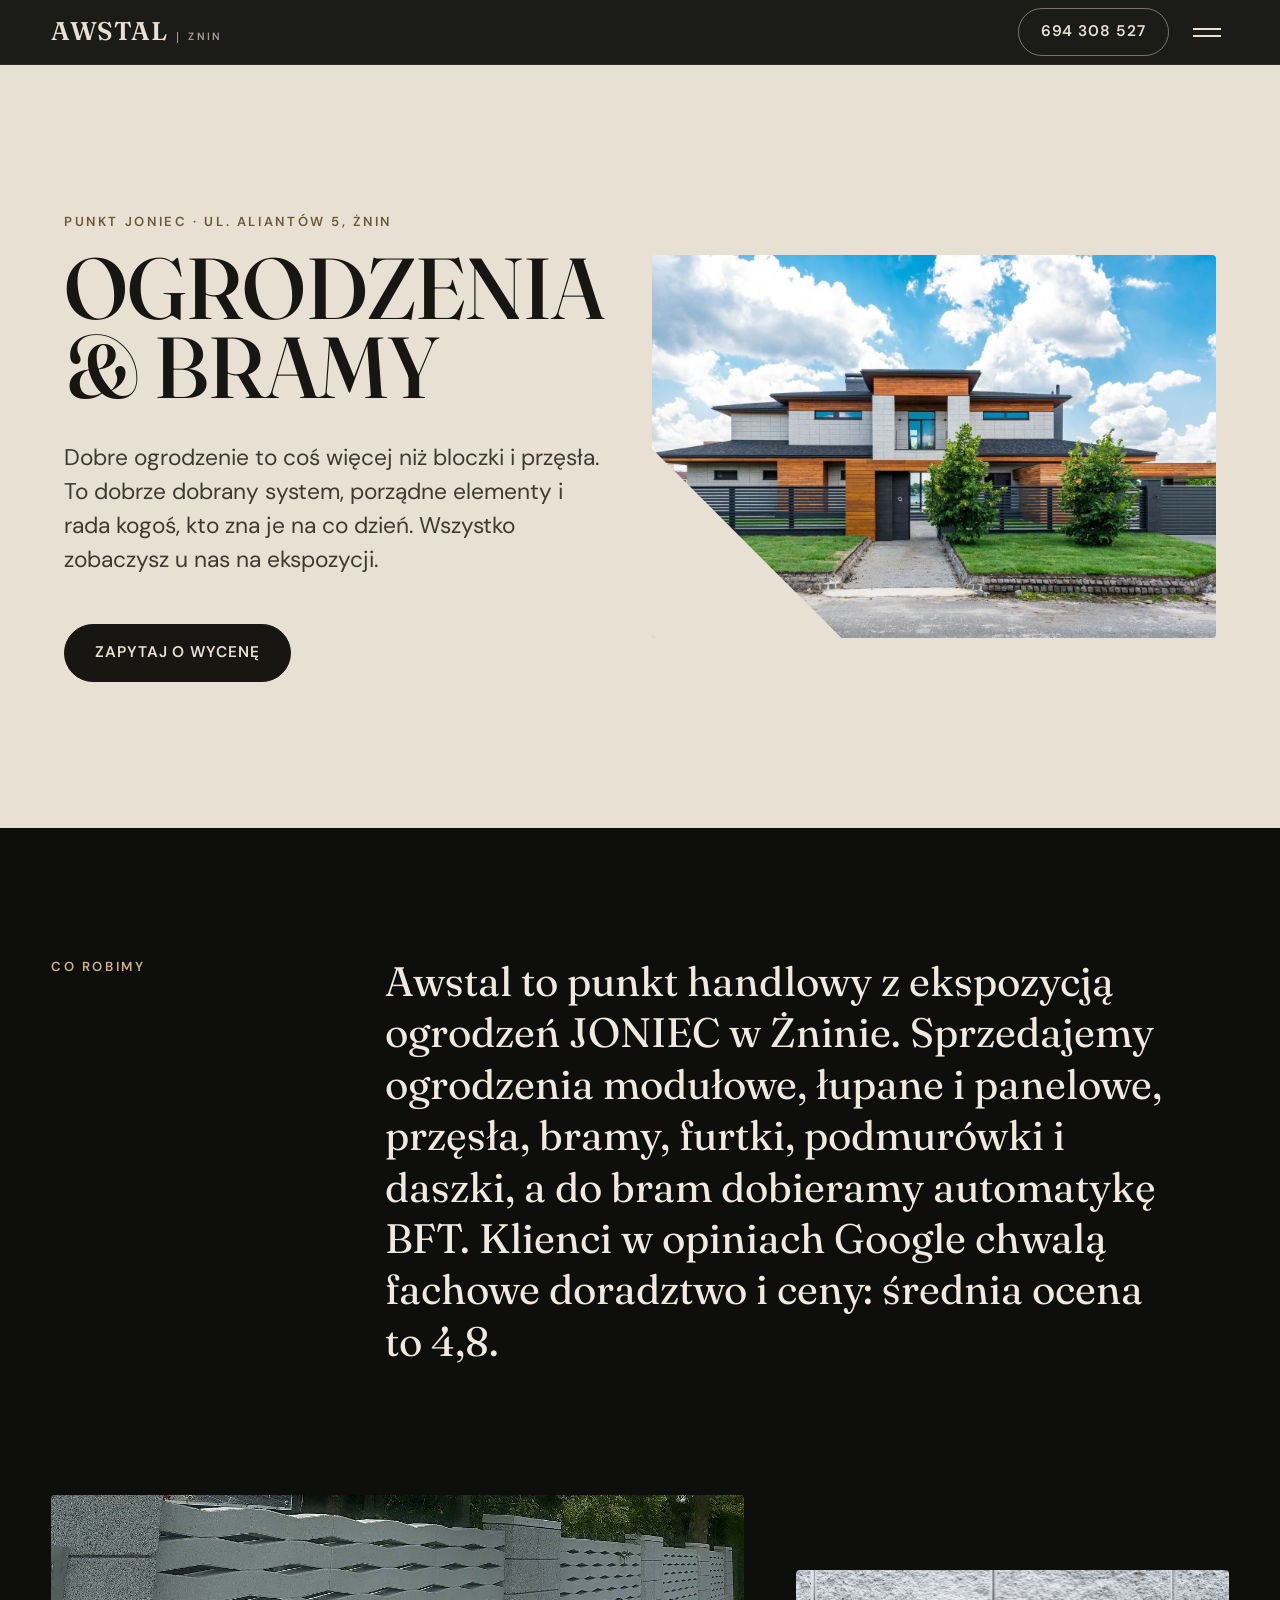
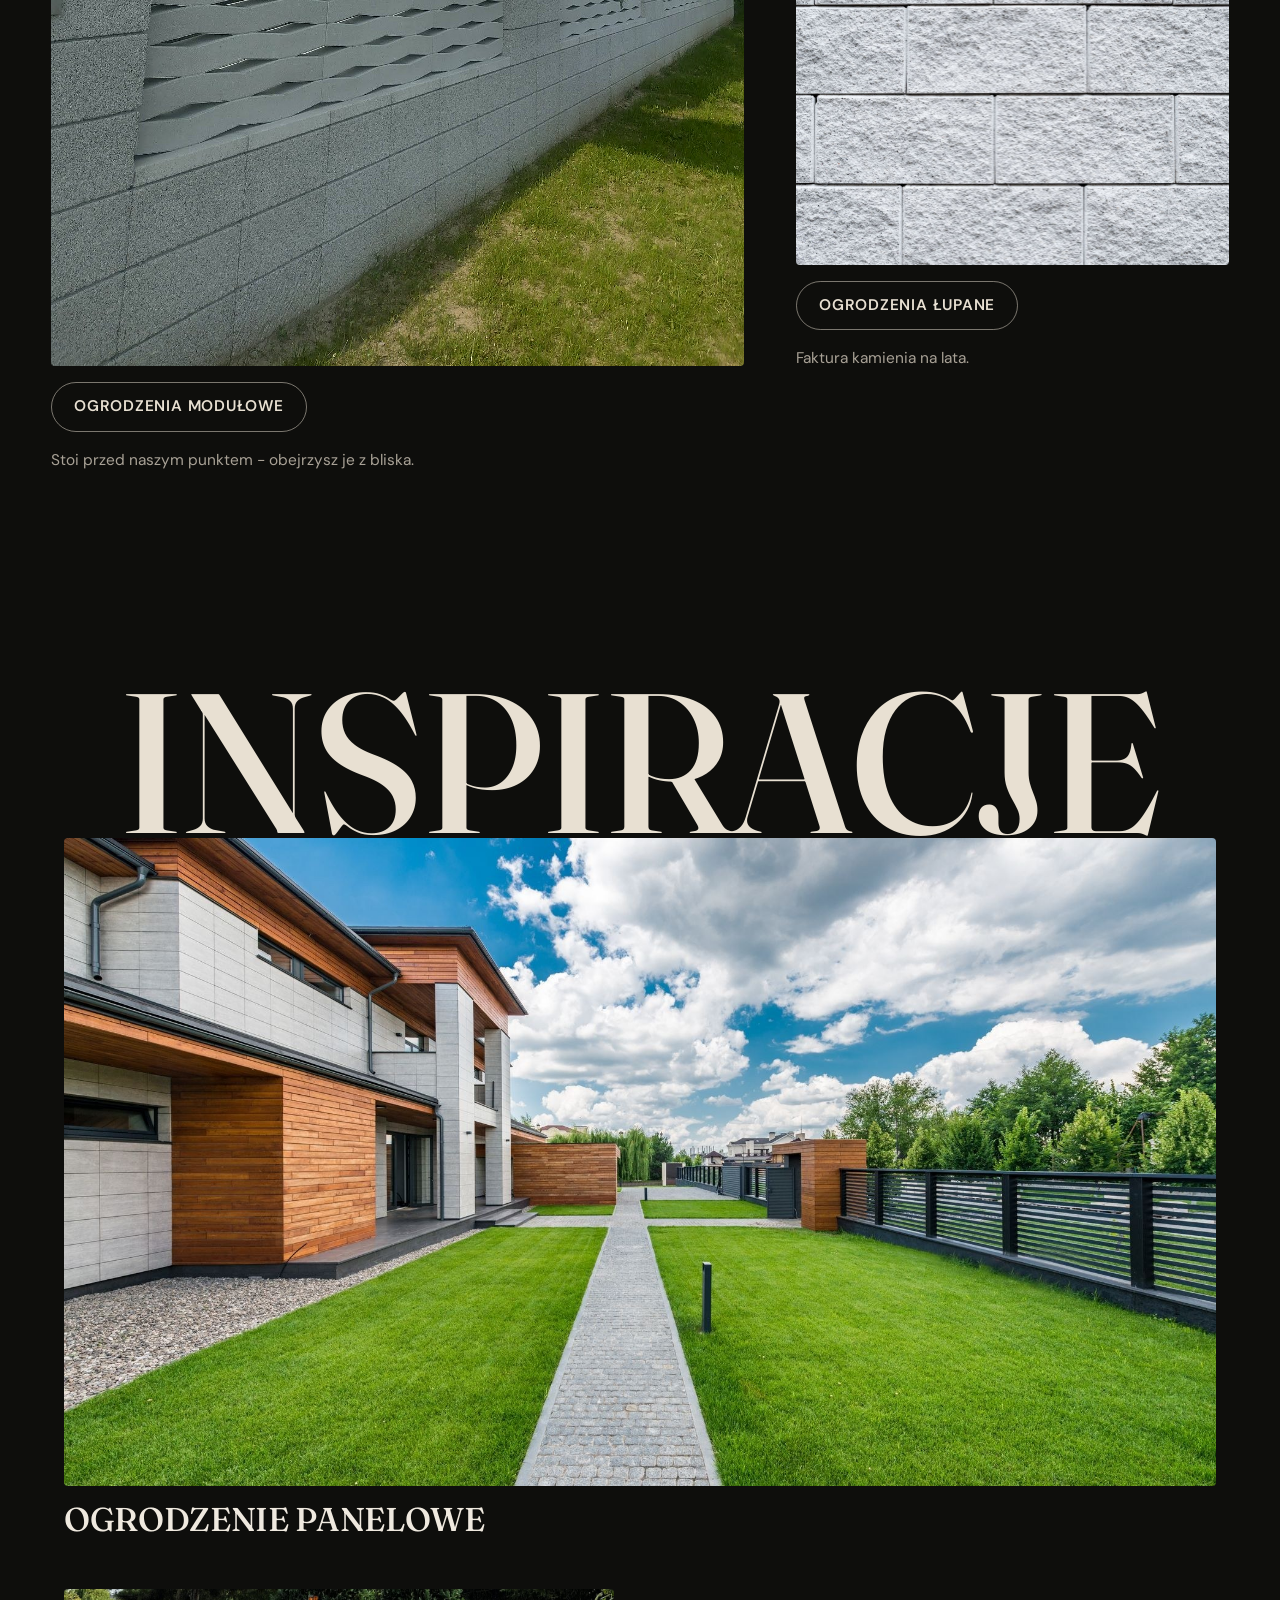
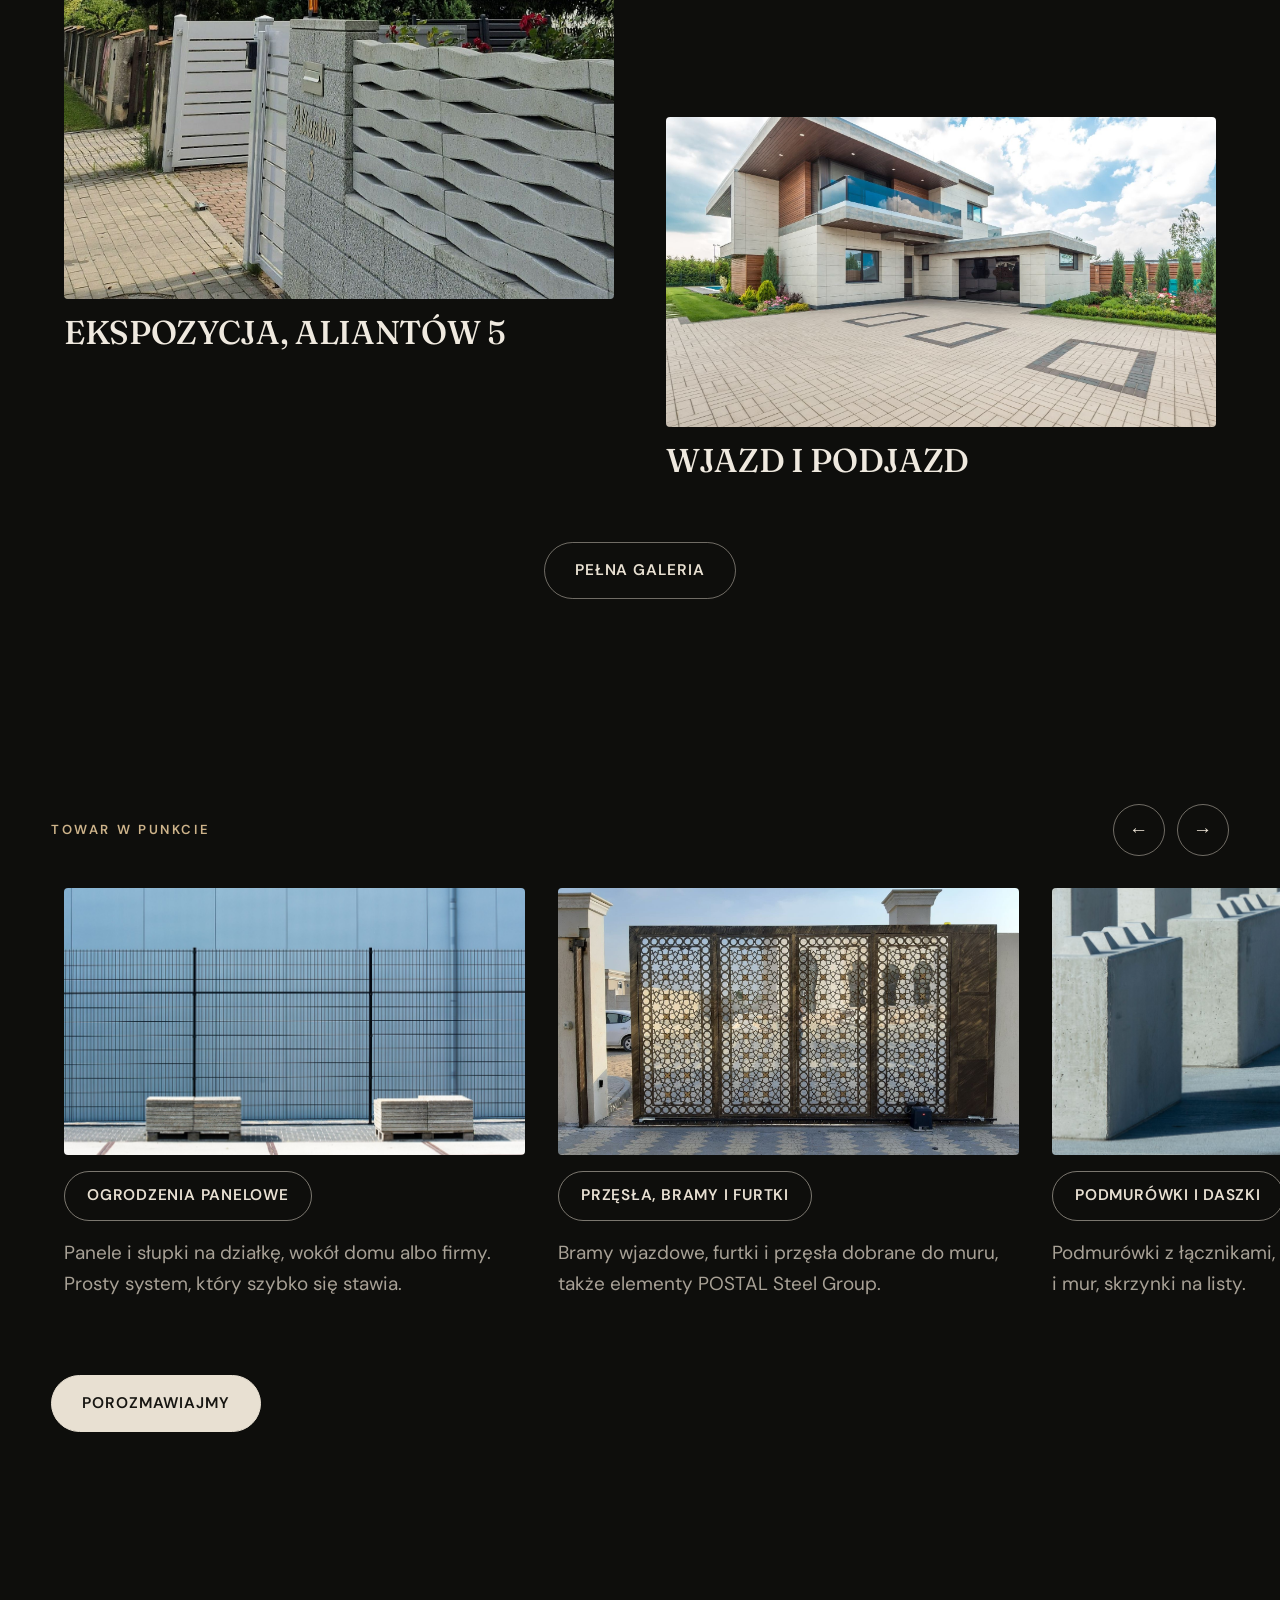
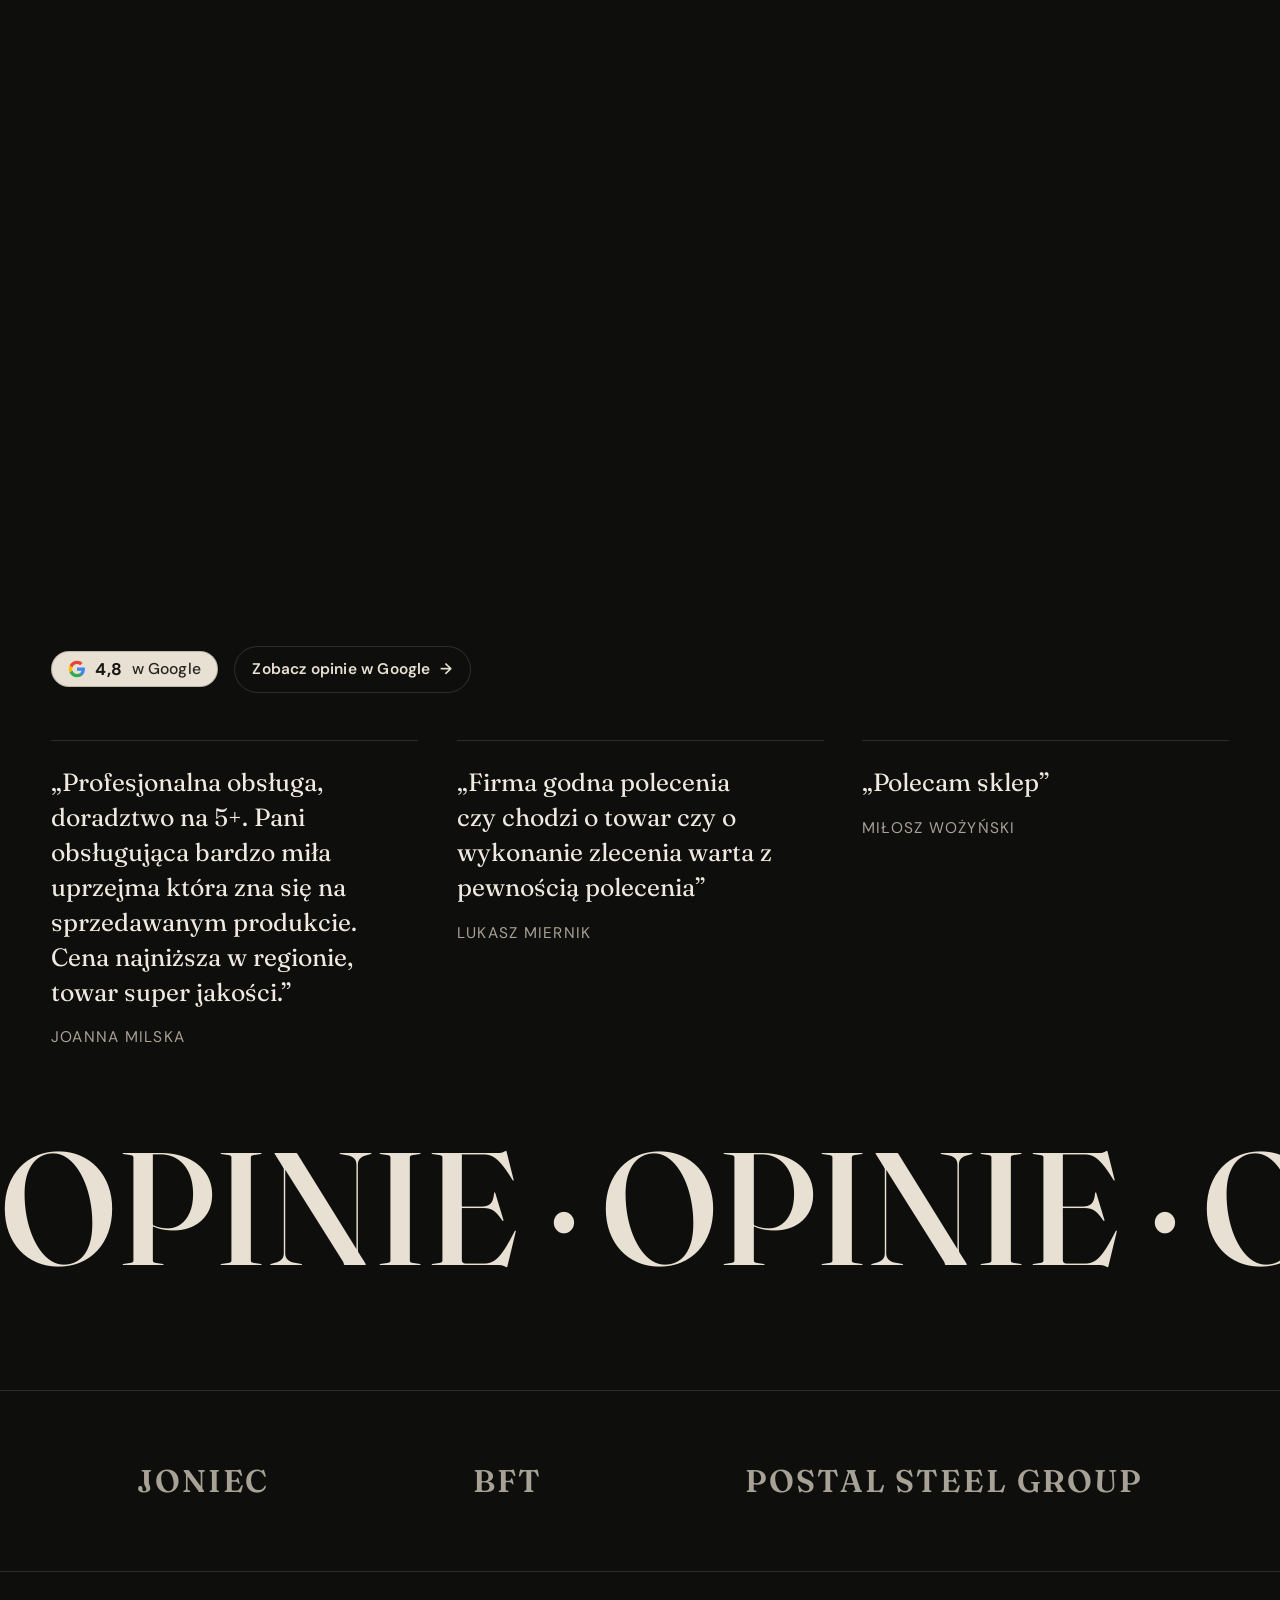
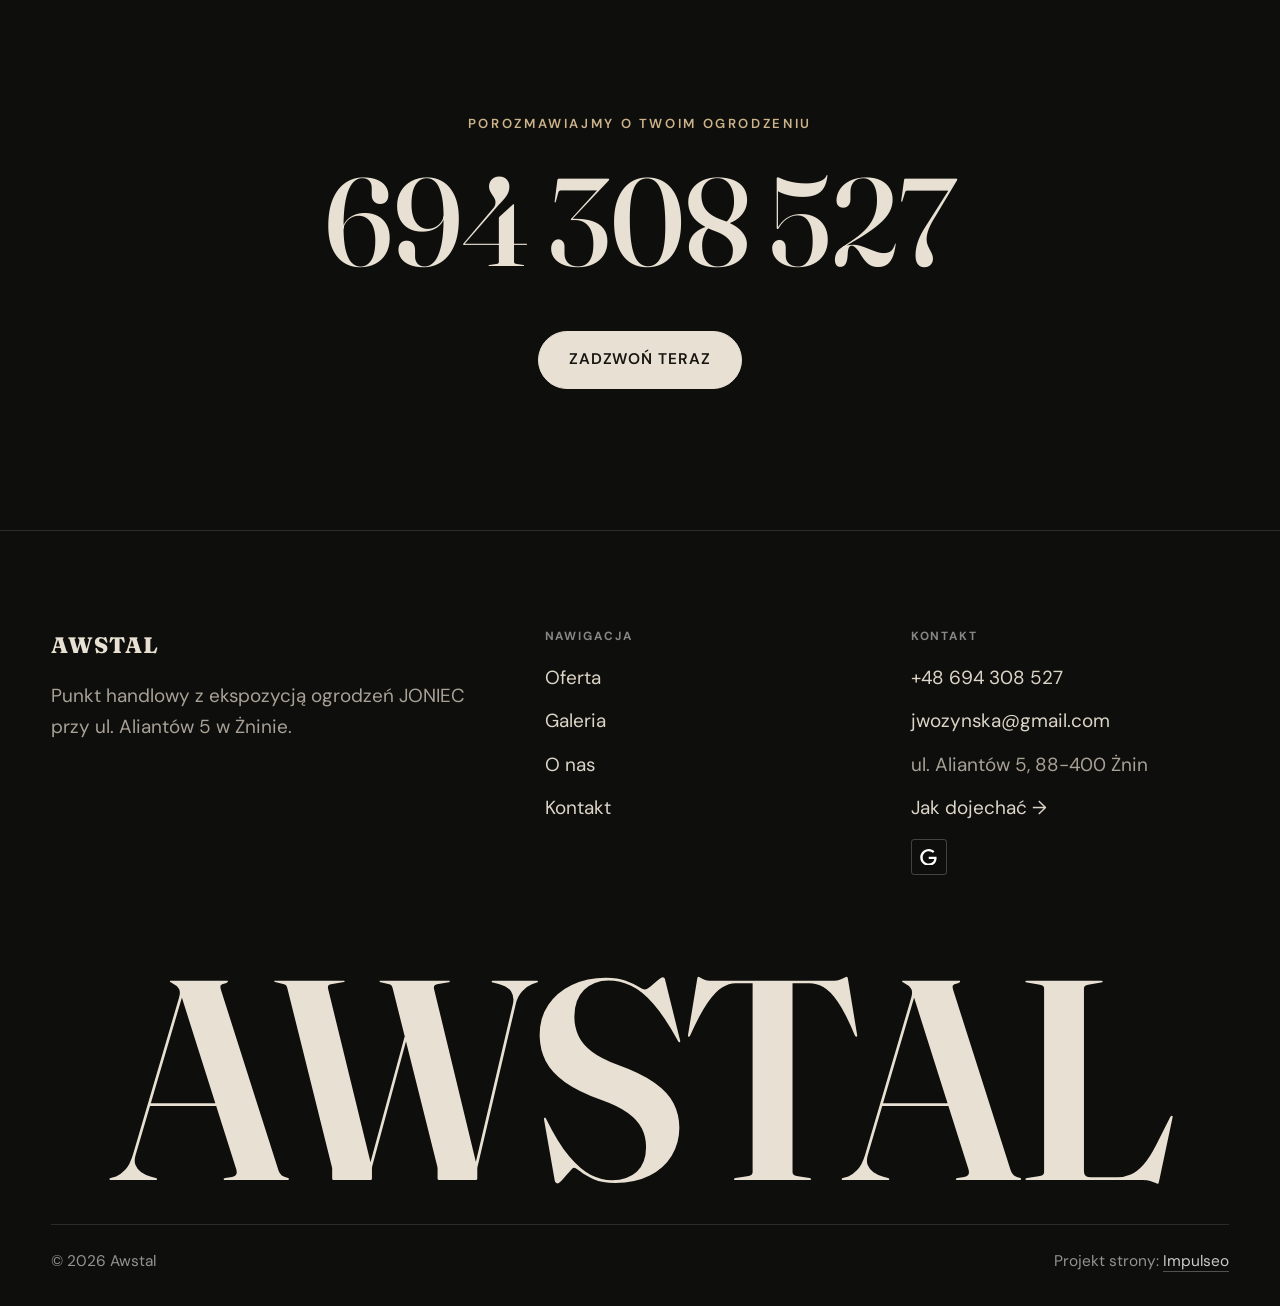
<file: index.html>
<!DOCTYPE html>
<html lang="pl">
<head>
<meta charset="UTF-8">
<meta name="viewport" content="width=device-width, initial-scale=1.0">
<title>Awstal - ogrodzenia JONIEC · Żnin</title>
<meta name="description" content="Awstal - punkt handlowy z ekspozycją ogrodzeń JONIEC przy ul. Aliantów 5 w Żninie. Ogrodzenia modułowe, łupane i panelowe, przęsła, bramy, furtki, podmurówki, daszki i automatyka do bram BFT. Zadzwoń: 694 308 527.">
<link rel="canonical" href="https://impulseo-pl.github.io/awstal/">
<meta name="robots" content="noindex, nofollow">
<meta property="og:type" content="website">
<meta property="og:locale" content="pl_PL">
<meta property="og:site_name" content="Awstal">
<meta property="og:title" content="Awstal - ogrodzenia JONIEC · Żnin">
<meta property="og:description" content="Awstal - punkt handlowy z ekspozycją ogrodzeń JONIEC przy ul. Aliantów 5 w Żninie. Ogrodzenia modułowe, łupane i panelowe, przęsła, bramy, furtki, podmurówki, daszki i automatyka do bram BFT. Zadzwoń: 694 308 527.">
<meta property="og:url" content="https://impulseo-pl.github.io/awstal/">
<meta property="og:image" content="https://impulseo-pl.github.io/awstal/img/og.jpg">
<meta property="og:image:width" content="1200">
<meta property="og:image:height" content="630">
<meta name="twitter:card" content="summary_large_image">
<script type="application/ld+json">{"@context": "https://schema.org", "@type": "LocalBusiness", "name": "Awstal", "url": "https://impulseo-pl.github.io/awstal/", "telephone": "+48694308527", "image": "https://impulseo-pl.github.io/awstal/img/og.jpg", "areaServed": "Żnin", "sameAs": ["https://maps.google.com/?cid=13317157777396604055&g_mp=Cidnb29nbGUubWFwcy5wbGFjZXMudjEuUGxhY2VzLlNlYXJjaFRleHQQAhgEIAA"]}</script>
<link rel="preconnect" href="https://fonts.googleapis.com">
<link rel="preconnect" href="https://fonts.gstatic.com" crossorigin>
<link href="https://fonts.googleapis.com/css2?family=Fraunces:opsz,wght@9..144,500;9..144,600&family=DM+Sans:opsz,wght@9..40,400;9..40,500;9..40,600&display=swap" rel="stylesheet">
<link rel="stylesheet" href="assets/styles.css?v=20261028">
</head>
<body class="kl">

<header class="nav">
  <div class="wrap nav-inner">
    <a class="brand" href="index.html"><span class="name">Awstal</span><span class="sub">Żnin</span></a>
    <nav class="nav-links">
      <a href="oferta.html">Oferta</a>
      <a href="realizacje.html">Galeria</a>
      <a href="o-nas.html">O nas</a>
      <a href="kontakt.html">Kontakt</a>
      <a href="tel:+48694308527" class="btn btn-accent">+48 694 308 527</a>
    </nav>
    <a class="kl-navphone" href="tel:+48694308527">694 308 527</a>
    <button class="nav-toggle" aria-label="Menu"><span></span><span></span><span></span></button>
  </div>
</header>

<main>
<section class="hero-fach kl-banner">
  <figure class="kl-banner-img"><img src="img/hero.jpg" fetchpriority="high" alt="Nowoczesny dom z ogrodzeniem panelowym i bramą" width="1880" height="1010"><span class="kl-banner-mark" aria-hidden="true"></span></figure>
  <div class="kl-banner-copy">
    <p class="kl-sub">Punkt JONIEC · ul. Aliantów 5, Żnin</p>
    <h1 class="kl-title">Ogrodzenia &amp; bramy</h1>
    <p class="kl-lead">Dobre ogrodzenie to coś więcej niż bloczki i przęsła. To dobrze dobrany system, porządne elementy i rada kogoś, kto zna je na co dzień. Wszystko zobaczysz u nas na ekspozycji.</p>
    <a href="kontakt.html" class="kl-btn">Zapytaj o wycenę</a>
  </div>
</section>

<section class="kl-black kl-intro">
  <div class="wrap kl-intro-in">
    <p class="kl-sub reveal">Co robimy</p>
    <p class="kl-intro-txt reveal">Awstal to punkt handlowy z ekspozycją ogrodzeń JONIEC w Żninie. Sprzedajemy ogrodzenia modułowe, łupane i panelowe, przęsła, bramy, furtki, podmurówki i daszki, a do bram dobieramy automatykę BFT. Klienci w opiniach Google chwalą fachowe doradztwo i ceny: średnia ocena to 4,8.</p>
  </div>
</section>

<section class="kl-black kl-duo-sec">
  <div class="wrap kl-duo">
    <a class="kl-duo-item reveal" href="oferta.html">
      <figure><img src="img/g1.jpg" alt="Ogrodzenie modułowe z bloczków JONIEC" loading="lazy" width="1600" height="863" decoding="async"></figure>
      <span class="kl-pill">Ogrodzenia modułowe</span>
      <span class="kl-foot">Stoi przed naszym punktem - obejrzysz je z bliska.</span>
    </a>
    <a class="kl-duo-item kl-duo-small reveal" href="oferta.html">
      <figure><img src="img/g2.jpg" alt="Bloczki łupane o fakturze kamienia" loading="lazy" width="1733" height="1300" decoding="async"></figure>
      <span class="kl-pill">Ogrodzenia łupane</span>
      <span class="kl-foot">Faktura kamienia na lata.</span>
    </a>
  </div>
</section>

<section class="kl-black kl-work">
  <div class="kl-work-items">
    <div class="kl-work-title"><h2 class="kl-huge">Inspiracje</h2></div>
    <a class="kl-proj reveal" href="realizacje.html"><figure><img src="img/g11.jpg" alt="Dom z ogrodzeniem panelowym i ścieżką w ogrodzie" loading="lazy" width="1880" height="1255" decoding="async"></figure><h3>Ogrodzenie panelowe</h3></a>
    <a class="kl-proj reveal" href="realizacje.html"><figure><img src="img/g5.jpg" alt="Ogrodzenie modułowe przy punkcie Awstal w Żninie" loading="lazy" width="1600" height="780" decoding="async"></figure><h3>Ekspozycja, Aliantów 5</h3></a>
    <a class="kl-proj reveal" href="realizacje.html"><figure><img src="img/g7.jpg" alt="Nowoczesny dom z podjazdem z kostki" loading="lazy" width="1880" height="1255" decoding="async"></figure><h3>Wjazd i podjazd</h3></a>
  </div>
  <div class="wrap kl-work-more reveal"><a href="realizacje.html" class="kl-btn kl-btn-alt">Pełna galeria</a></div>
</section>

<section class="kl-black kl-svc">
  <div class="wrap kl-svc-head reveal">
    <p class="kl-sub">Towar w punkcie</p>
    <div class="kl-svc-nav" aria-hidden="true"><button type="button" class="kl-arr" data-dir="-1">←</button><button type="button" class="kl-arr" data-dir="1">→</button></div>
  </div>
  <div class="kl-svc-track">
    <article class="kl-svc-item"><a href="oferta.html"><img src="img/g3.jpg" alt="Ogrodzenie panelowe" loading="lazy" width="1880" height="1253" decoding="async"></a><a class="kl-pill" href="oferta.html">Ogrodzenia panelowe</a><p>Panele i słupki na działkę, wokół domu albo firmy. Prosty system, który szybko się stawia.</p></article>
    <article class="kl-svc-item"><a href="oferta.html"><img src="img/g6.jpg" alt="Brama przesuwna z ażurowym wypełnieniem" loading="lazy" width="1733" height="1300" decoding="async"></a><a class="kl-pill" href="oferta.html">Przęsła, bramy i furtki</a><p>Bramy wjazdowe, furtki i przęsła dobrane do muru, także elementy POSTAL Steel Group.</p></article>
    <article class="kl-svc-item"><a href="oferta.html"><img src="img/g4.jpg" alt="Betonowe elementy ogrodzeniowe" loading="lazy" width="1880" height="1253" decoding="async"></a><a class="kl-pill" href="oferta.html">Podmurówki i daszki</a><p>Podmurówki z łącznikami, daszki betonowe na słupki i mur, skrzynki na listy.</p></article>
    <article class="kl-svc-item"><a href="oferta.html"><img src="img/about.jpg" alt="Wjazd z bramą do nowoczesnego domu" loading="lazy" width="1880" height="1255" decoding="async"></a><a class="kl-pill" href="oferta.html">Automatyka do bram</a><p>Napędy BFT do bram przesuwnych i skrzydłowych. Podpowiemy, który pasuje do Twojej bramy.</p></article>
    <article class="kl-svc-item"><a href="oferta.html"><img src="img/g8.jpg" alt="Kute wypełnienie furtki" loading="lazy" width="1840" height="1218" decoding="async"></a><a class="kl-pill" href="oferta.html">Doradztwo na miejscu</a><p>Mówisz, co chcesz ogrodzić, a my podpowiadamy system i wszystko, co trzeba do niego dobrać.</p></article>
  </div>
  <div class="wrap kl-svc-cta reveal"><a href="kontakt.html" class="kl-btn">Porozmawiajmy</a></div>
</section>

<section class="stopklatka" aria-hidden="true">
  <div class="stk-bg" style="background-image:url(img/g9.jpg)"></div>
</section>

<section class="opinie kl-black kl-kudos">
  <div class="wrap">
    <div class="kl-kudos-top">
      <p class="op-meta reveal"><span class="g-badge"><svg class="gb-ico" viewBox="0 0 24 24" width="18" height="18" aria-hidden="true"><path fill="#4285F4" d="M22.56 12.25c0-.78-.07-1.53-.2-2.25H12v4.26h5.92c-.26 1.37-1.04 2.53-2.21 3.31v2.77h3.57c2.08-1.92 3.28-4.74 3.28-8.09z"/><path fill="#34A853" d="M12 23c2.97 0 5.46-.98 7.28-2.66l-3.57-2.77c-.98.66-2.23 1.06-3.71 1.06-2.86 0-5.29-1.93-6.16-4.53H2.18v2.84C3.99 20.53 7.7 23 12 23z"/><path fill="#FBBC05" d="M5.84 14.09c-.22-.66-.35-1.36-.35-2.09s.13-1.43.35-2.09V7.07H2.18C1.43 8.55 1 10.22 1 12s.43 3.45 1.18 4.93l2.85-2.22.81-.62z"/><path fill="#EA4335" d="M12 5.38c1.62 0 3.06.56 4.21 1.64l3.15-3.15C17.45 2.09 14.97 1 12 1 7.7 1 3.99 3.47 2.18 7.07l3.66 2.84c.87-2.6 3.3-4.53 6.16-4.53z"/></svg><b class="gb-ocena">4,8</b><span class="gb-txt">w Google</span></span>
      <a class="op-google" href="https://maps.google.com/?cid=13317157777396604055&amp;g_mp=Cidnb29nbGUubWFwcy5wbGFjZXMudjEuUGxhY2VzLlNlYXJjaFRleHQQAhgEIAA" target="_blank" rel="noopener"><span>Zobacz opinie w Google</span><span class="arr">→</span></a></p>
    </div>
    <div class="kl-kudos-track">
      <figure class="kl-quote reveal"><blockquote>„Profesjonalna obsługa, doradztwo na 5+. Pani obsługująca bardzo miła uprzejma która zna się na sprzedawanym produkcie. Cena najniższa w regionie, towar super jakości.”</blockquote><figcaption>Joanna Milska</figcaption></figure>
      <figure class="kl-quote reveal"><blockquote>„Firma godna polecenia czy chodzi o towar czy o wykonanie zlecenia warta z pewnością polecenia”</blockquote><figcaption>Lukasz Miernik</figcaption></figure>
      <figure class="kl-quote reveal"><blockquote>„Polecam sklep”</blockquote><figcaption>Miłosz Wożyński</figcaption></figure>
    </div>
  </div>
  <div class="kl-scroll-title" aria-hidden="true"><span>Opinie · Opinie · Opinie · Opinie · Opinie · Opinie ·&nbsp;</span><span>Opinie · Opinie · Opinie · Opinie · Opinie · Opinie ·&nbsp;</span></div>
</section>

<section class="kl-black kl-brands" aria-label="Marki w ofercie">
  <div class="wrap kl-brands-in">
    <span>JONIEC</span><span>BFT</span><span>POSTAL Steel Group</span>
  </div>
</section>

<section class="kl-black kl-cta">
  <div class="wrap reveal">
    <p class="kl-sub">Porozmawiajmy o Twoim ogrodzeniu</p>
    <h2 class="kl-cta-num"><a href="tel:+48694308527">694 308 527</a></h2>
    <a href="tel:+48694308527" class="kl-btn">Zadzwoń teraz</a>
  </div>
</section>
</main>

<footer>
  <div class="wrap">
    <div class="foot-grid">
      <div class="foot-brand">
        <div class="name">Awstal</div>
        <p>Punkt handlowy z ekspozycją ogrodzeń JONIEC przy ul. Aliantów 5 w Żninie.</p>
      </div>
      <div class="foot-col">
        <h4>Nawigacja</h4>
        <a href="oferta.html">Oferta</a>
        <a href="realizacje.html">Galeria</a>
        <a href="o-nas.html">O nas</a>
        <a href="kontakt.html">Kontakt</a>
      </div>
      <div class="foot-col">
        <h4>Kontakt</h4>
        <a href="tel:+48694308527">+48 694 308 527</a>
        <a href="mailto:jwozynska@gmail.com">jwozynska@gmail.com</a>
        <p>ul. Aliantów 5, 88-400 Żnin</p>
        <a href="https://maps.google.com/?cid=13317157777396604055&g_mp=Cidnb29nbGUubWFwcy5wbGFjZXMudjEuUGxhY2VzLlNlYXJjaFRleHQQAhgEIAA" target="_blank" rel="noopener">Jak dojechać →</a>
      <div class="foot-soc">
        <a class="soc" href="https://maps.google.com/?cid=13317157777396604055&g_mp=Cidnb29nbGUubWFwcy5wbGFjZXMudjEuUGxhY2VzLlNlYXJjaFRleHQQAhgEIAA" target="_blank" rel="noopener" aria-label="Google - Awstal"><svg viewBox="0 0 24 24" aria-hidden="true" focusable="false"><path d="M12.48 10.92v3.28h7.84c-.24 1.84-.853 3.187-1.787 4.133-1.147 1.147-2.933 2.4-6.053 2.4-4.827 0-8.6-3.893-8.6-8.72s3.773-8.72 8.6-8.72c2.6 0 4.507 1.027 5.907 2.347l2.307-2.307C18.747 1.44 16.133 0 12.48 0 5.867 0 .307 5.387.307 12s5.56 12 12.173 12c3.573 0 6.267-1.173 8.373-3.36 2.16-2.16 2.84-5.213 2.84-7.667 0-.76-.053-1.467-.173-2.053H12.48z" fill="currentColor"/></svg></a>
      </div>
      </div>
    </div>
    <div class="kl-foot-mark" aria-hidden="true">Awstal</div>
    <div class="foot-bot">
      <span>© 2026 Awstal</span>
      <span>Projekt strony: <a class="foot-credit" href="https://impulseo.pl" target="_blank" rel="noopener">Impulseo</a></span>
    </div>
  </div>
</footer>
<div class="sticky-call"><a class="sc-call" href="tel:+48694308527"><svg class="ico-tel" width="16" height="16" viewBox="0 0 24 24" fill="none" aria-hidden="true"><path d="M6.6 10.8a15.5 15.5 0 0 0 6.6 6.6l2.2-2.2a1 1 0 0 1 1-.24 11.4 11.4 0 0 0 3.6.58 1 1 0 0 1 1 1V20a1 1 0 0 1-1 1A17 17 0 0 1 3 4a1 1 0 0 1 1-1h3.5a1 1 0 0 1 1 1c0 1.25.2 2.46.58 3.6a1 1 0 0 1-.25 1l-2.23 2.2Z" fill="currentColor"/></svg> Zadzwoń</a><a class="sc-quote" href="kontakt.html">Zadzwoń i zapytaj</a></div>
<div class="demo-wazne" data-do="2026-11-03" data-cykl="3" hidden><svg class="dw-ico" width="13" height="13" viewBox="0 0 24 24" fill="none" aria-hidden="true"><circle cx="12" cy="12" r="8.6" stroke="currentColor" stroke-width="1.8"/><path d="M12 7.2V12l3.3 2" stroke="currentColor" stroke-width="1.8" stroke-linecap="round"/></svg><span class="dw-txt"></span></div>

<script src="assets/main.js?v=20261028"></script>
</body>
</html>
</file>
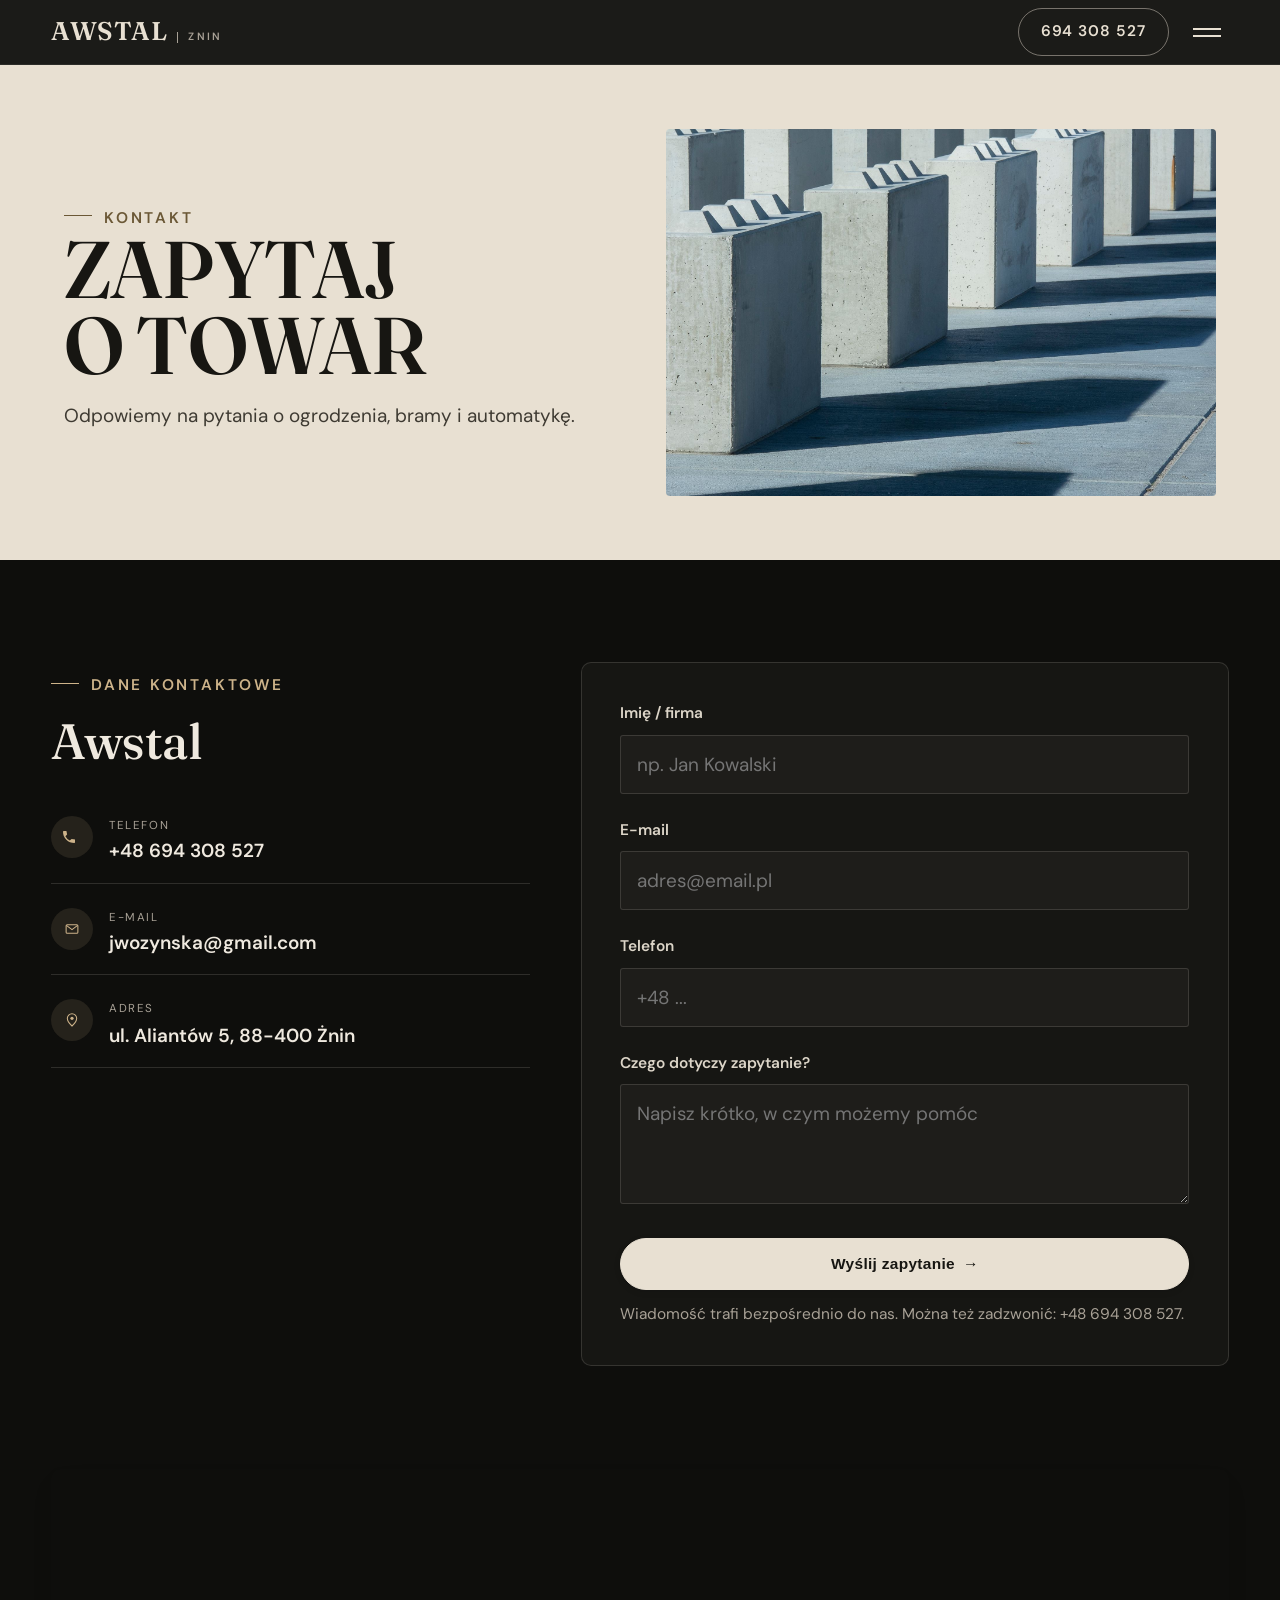
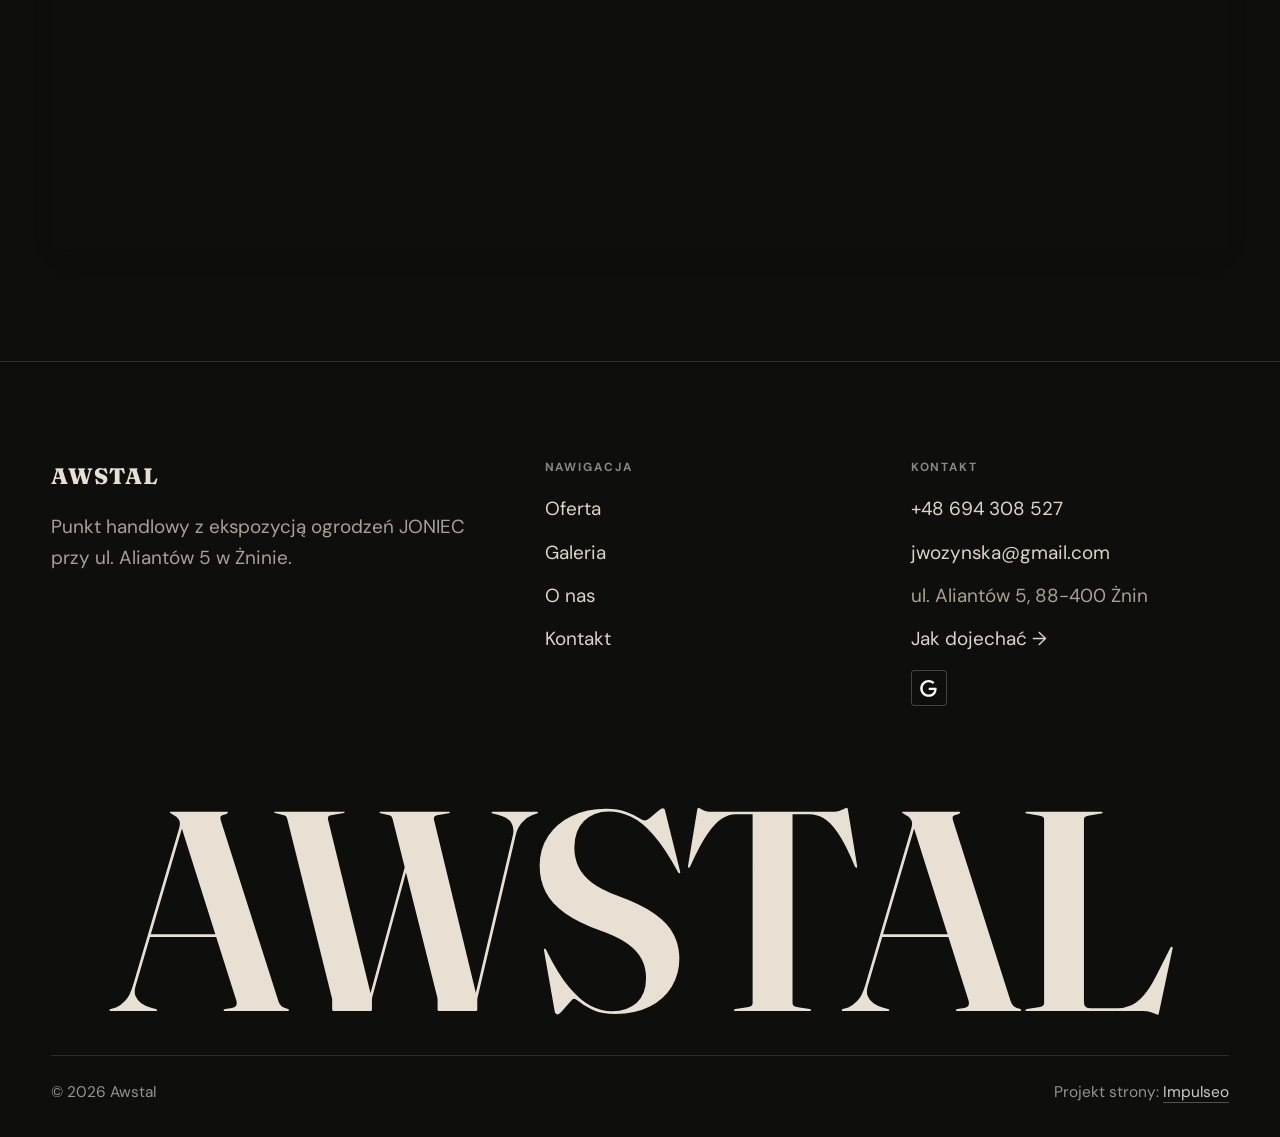
<file: kontakt.html>
<!DOCTYPE html>
<html lang="pl">
<head>
<meta charset="UTF-8">
<meta name="viewport" content="width=device-width, initial-scale=1.0">
<title>Kontakt - Awstal</title>
<meta name="description" content="Kontakt Awstal - ul. Aliantów 5, 88-400 Żnin">
<link rel="canonical" href="https://impulseo-pl.github.io/awstal/kontakt.html">
<meta name="robots" content="noindex, nofollow">
<meta property="og:type" content="website">
<meta property="og:locale" content="pl_PL">
<meta property="og:site_name" content="Awstal">
<meta property="og:title" content="Kontakt - Awstal">
<meta property="og:description" content="Kontakt Awstal - ul. Aliantów 5, 88-400 Żnin">
<meta property="og:url" content="https://impulseo-pl.github.io/awstal/kontakt.html">
<meta property="og:image" content="https://impulseo-pl.github.io/awstal/img/og.jpg">
<meta property="og:image:width" content="1200">
<meta property="og:image:height" content="630">
<meta name="twitter:card" content="summary_large_image">
<link rel="preconnect" href="https://fonts.googleapis.com">
<link rel="preconnect" href="https://fonts.gstatic.com" crossorigin>
<link href="https://fonts.googleapis.com/css2?family=Fraunces:opsz,wght@9..144,500;9..144,600&family=DM+Sans:opsz,wght@9..40,400;9..40,500;9..40,600&display=swap" rel="stylesheet">
<link rel="stylesheet" href="assets/styles.css?v=20261028">
</head>
<body class="kl">

<header class="nav">
  <div class="wrap nav-inner">
    <a class="brand" href="index.html"><span class="name">Awstal</span><span class="sub">Żnin</span></a>
    <nav class="nav-links">
      <a href="oferta.html">Oferta</a>
      <a href="realizacje.html">Galeria</a>
      <a href="o-nas.html">O nas</a>
      <a href="kontakt.html" class="active" aria-current="page">Kontakt</a>
      <a href="tel:+48694308527" class="btn btn-accent">+48 694 308 527</a>
    </nav>
    <a class="kl-navphone" href="tel:+48694308527">694 308 527</a>
    <button class="nav-toggle" aria-label="Menu"><span></span><span></span><span></span></button>
  </div>
</header>

<main>
<section class="pagehead">
  <img src="img/g4.jpg" alt="Awstal - Zapytaj o towar" width="1880" height="1253" decoding="async">
  <div class="wrap">
    <span class="eyebrow">Kontakt</span>
    <h1>Zapytaj o towar</h1>
    <p>Odpowiemy na pytania o ogrodzenia, bramy i automatykę.</p>
  </div>
</section>
<section>
  <div class="wrap contact-grid">
    <div class="reveal">
      <span class="eyebrow">Dane kontaktowe</span>
      <h2 style="margin:var(--space-4) 0 var(--space-6)">Awstal</h2>
      <div class="info-list">
        <div class="info-row"><div class="ic"><svg class="ico-tel" width="16" height="16" viewBox="0 0 24 24" fill="none" aria-hidden="true"><path d="M6.6 10.8a15.5 15.5 0 0 0 6.6 6.6l2.2-2.2a1 1 0 0 1 1-.24 11.4 11.4 0 0 0 3.6.58 1 1 0 0 1 1 1V20a1 1 0 0 1-1 1A17 17 0 0 1 3 4a1 1 0 0 1 1-1h3.5a1 1 0 0 1 1 1c0 1.25.2 2.46.58 3.6a1 1 0 0 1-.25 1l-2.23 2.2Z" fill="currentColor"/></svg></div><div><div class="lbl">Telefon</div><a class="val" href="tel:+48694308527">+48 694 308 527</a></div></div>
        <div class="info-row"><div class="ic"><svg class="ico-mail" width="16" height="16" viewBox="0 0 24 24" fill="none" aria-hidden="true"><rect x="3.2" y="5.5" width="17.6" height="13" rx="1.6" stroke="currentColor" stroke-width="1.6"/><path d="M4 7l8 6 8-6" stroke="currentColor" stroke-width="1.6" stroke-linecap="round" stroke-linejoin="round"/></svg></div><div><div class="lbl">E-mail</div><a class="val" href="mailto:jwozynska@gmail.com">jwozynska@gmail.com</a></div></div>
        <div class="info-row"><div class="ic"><svg class="ico-pin" width="16" height="16" viewBox="0 0 24 24" fill="none" aria-hidden="true"><path d="M12 21s7-6.1 7-11.5A7 7 0 0 0 5 9.5C5 14.9 12 21 12 21Z" stroke="currentColor" stroke-width="1.6" fill="none"/><circle cx="12" cy="9.5" r="2.4" fill="currentColor"/></svg></div><div><div class="lbl">Adres</div><div class="val">ul. Aliantów 5, 88-400 Żnin</div></div></div>
      </div>
    </div>
    <div class="reveal">
      <form class="form" action="https://formsubmit.co/jwozynska@gmail.com" method="POST">
        <input type="hidden" name="_subject" value="Zapytanie ze strony Awstal">
        <input type="hidden" name="_captcha" value="false">
        <input type="hidden" name="_template" value="table">
        <div class="fld"><label for="name">Imię / firma</label><input id="name" name="name" type="text" placeholder="np. Jan Kowalski" required></div>
        <div class="fld"><label for="email">E-mail</label><input id="email" name="email" type="email" placeholder="adres@email.pl" required></div>
        <div class="fld"><label for="phone">Telefon</label><input id="phone" name="phone" type="tel" placeholder="+48 ..."></div>
        <div class="fld"><label for="msg">Czego dotyczy zapytanie?</label><textarea id="msg" name="message" placeholder="Napisz krótko, w czym możemy pomóc" required></textarea></div>
        <button type="submit" class="btn btn-accent" style="width:100%;justify-content:center">Wyślij zapytanie <span class="arr">→</span></button>
        <p class="note">Wiadomość trafi bezpośrednio do nas. Można też zadzwonić: +48 694 308 527.</p>
      </form>
    </div>
  </div>
</section>
<section style="padding-top:0">
  <div class="wrap reveal">
    <iframe class="map" title="Awstal - Żnin" src="https://maps.google.com/maps?q=52.849235%2C17.707067&z=15&output=embed" loading="lazy" referrerpolicy="no-referrer-when-downgrade"></iframe>
  </div>
</section>
</main>

<footer>
  <div class="wrap">
    <div class="foot-grid">
      <div class="foot-brand">
        <div class="name">Awstal</div>
        <p>Punkt handlowy z ekspozycją ogrodzeń JONIEC przy ul. Aliantów 5 w Żninie.</p>
      </div>
      <div class="foot-col">
        <h4>Nawigacja</h4>
        <a href="oferta.html">Oferta</a>
        <a href="realizacje.html">Galeria</a>
        <a href="o-nas.html">O nas</a>
        <a href="kontakt.html">Kontakt</a>
      </div>
      <div class="foot-col">
        <h4>Kontakt</h4>
        <a href="tel:+48694308527">+48 694 308 527</a>
        <a href="mailto:jwozynska@gmail.com">jwozynska@gmail.com</a>
        <p>ul. Aliantów 5, 88-400 Żnin</p>
        <a href="https://maps.google.com/?cid=13317157777396604055&g_mp=Cidnb29nbGUubWFwcy5wbGFjZXMudjEuUGxhY2VzLlNlYXJjaFRleHQQAhgEIAA" target="_blank" rel="noopener">Jak dojechać →</a>
      <div class="foot-soc">
        <a class="soc" href="https://maps.google.com/?cid=13317157777396604055&g_mp=Cidnb29nbGUubWFwcy5wbGFjZXMudjEuUGxhY2VzLlNlYXJjaFRleHQQAhgEIAA" target="_blank" rel="noopener" aria-label="Google - Awstal"><svg viewBox="0 0 24 24" aria-hidden="true" focusable="false"><path d="M12.48 10.92v3.28h7.84c-.24 1.84-.853 3.187-1.787 4.133-1.147 1.147-2.933 2.4-6.053 2.4-4.827 0-8.6-3.893-8.6-8.72s3.773-8.72 8.6-8.72c2.6 0 4.507 1.027 5.907 2.347l2.307-2.307C18.747 1.44 16.133 0 12.48 0 5.867 0 .307 5.387.307 12s5.56 12 12.173 12c3.573 0 6.267-1.173 8.373-3.36 2.16-2.16 2.84-5.213 2.84-7.667 0-.76-.053-1.467-.173-2.053H12.48z" fill="currentColor"/></svg></a>
      </div>
      </div>
    </div>
    <div class="kl-foot-mark" aria-hidden="true">Awstal</div>
    <div class="foot-bot">
      <span>© 2026 Awstal</span>
      <span>Projekt strony: <a class="foot-credit" href="https://impulseo.pl" target="_blank" rel="noopener">Impulseo</a></span>
    </div>
  </div>
</footer>
<div class="sticky-call"><a class="sc-call" href="tel:+48694308527"><svg class="ico-tel" width="16" height="16" viewBox="0 0 24 24" fill="none" aria-hidden="true"><path d="M6.6 10.8a15.5 15.5 0 0 0 6.6 6.6l2.2-2.2a1 1 0 0 1 1-.24 11.4 11.4 0 0 0 3.6.58 1 1 0 0 1 1 1V20a1 1 0 0 1-1 1A17 17 0 0 1 3 4a1 1 0 0 1 1-1h3.5a1 1 0 0 1 1 1c0 1.25.2 2.46.58 3.6a1 1 0 0 1-.25 1l-2.23 2.2Z" fill="currentColor"/></svg> Zadzwoń</a><a class="sc-quote" href="kontakt.html">Zadzwoń i zapytaj</a></div>
<div class="demo-wazne" data-do="2026-11-03" data-cykl="3" hidden><svg class="dw-ico" width="13" height="13" viewBox="0 0 24 24" fill="none" aria-hidden="true"><circle cx="12" cy="12" r="8.6" stroke="currentColor" stroke-width="1.8"/><path d="M12 7.2V12l3.3 2" stroke="currentColor" stroke-width="1.8" stroke-linecap="round"/></svg><span class="dw-txt"></span></div>

<script src="assets/main.js?v=20261028"></script>
</body>
</html>
</file>
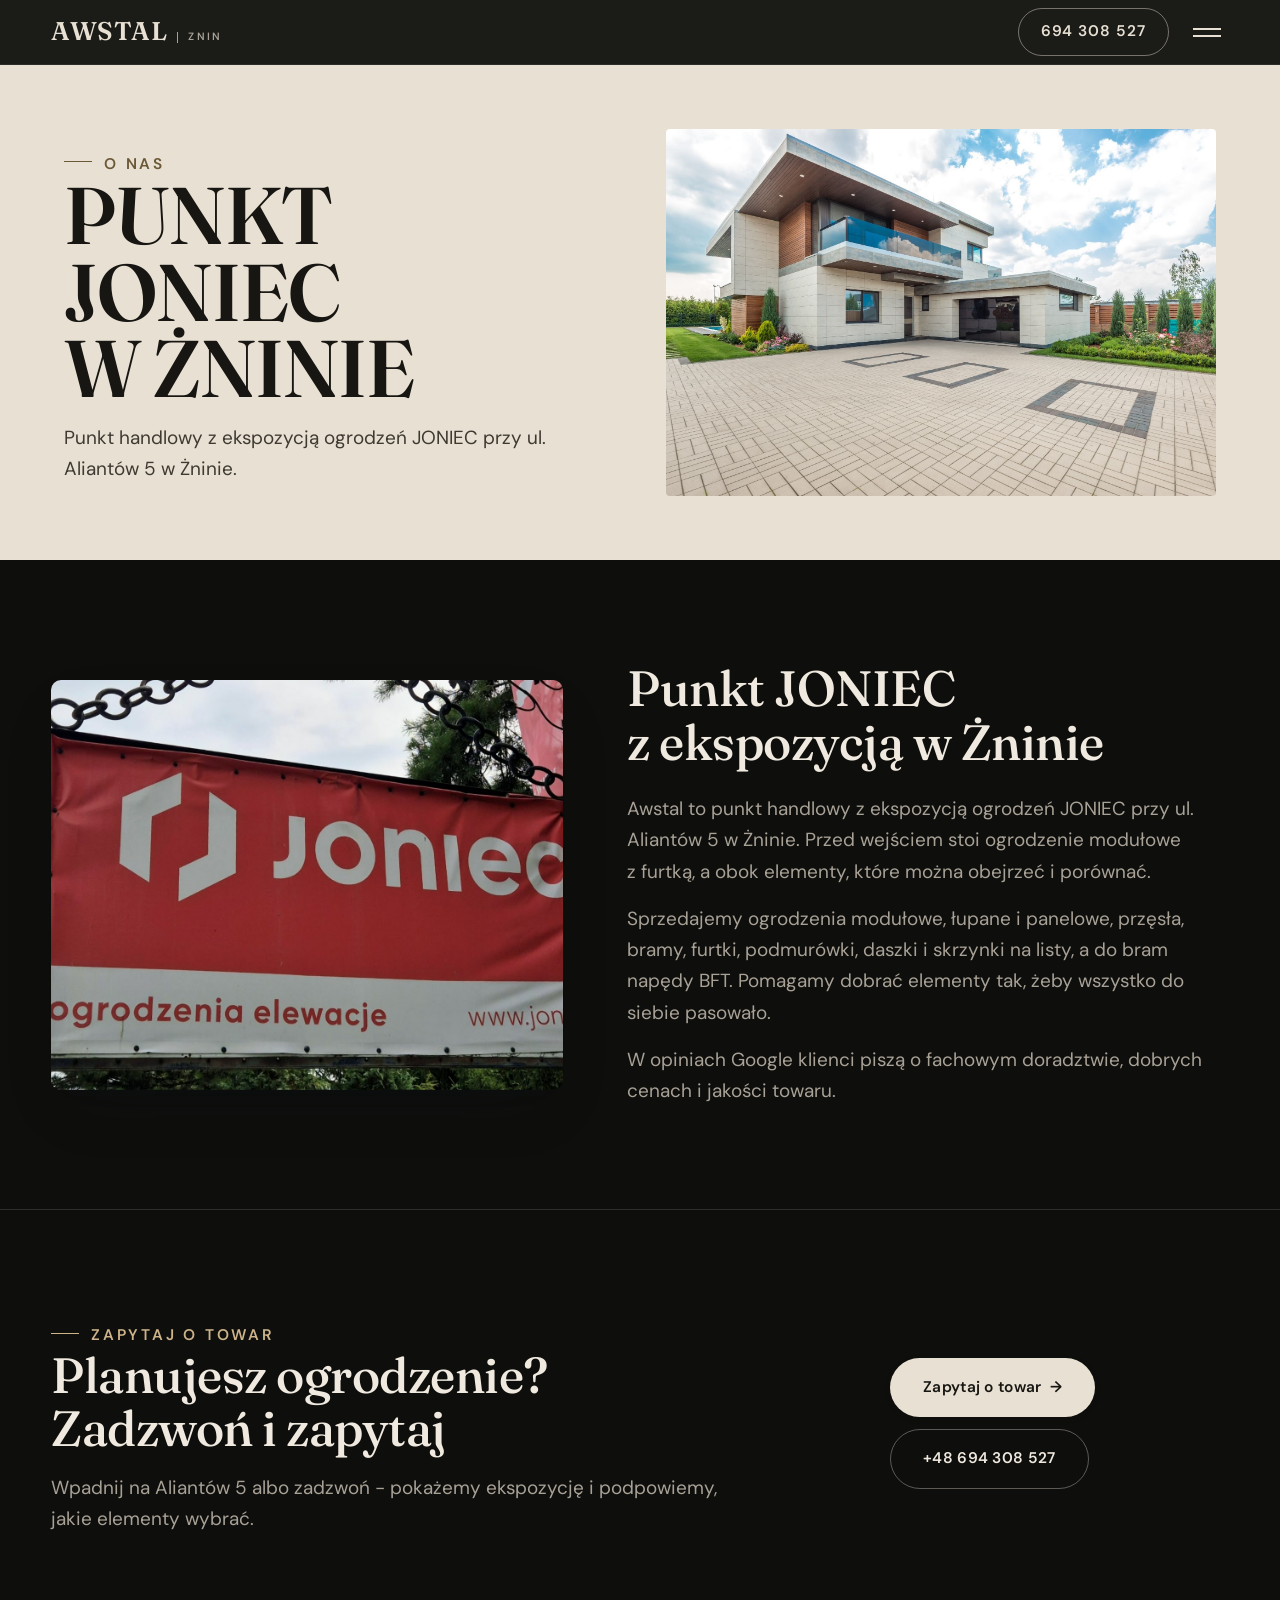
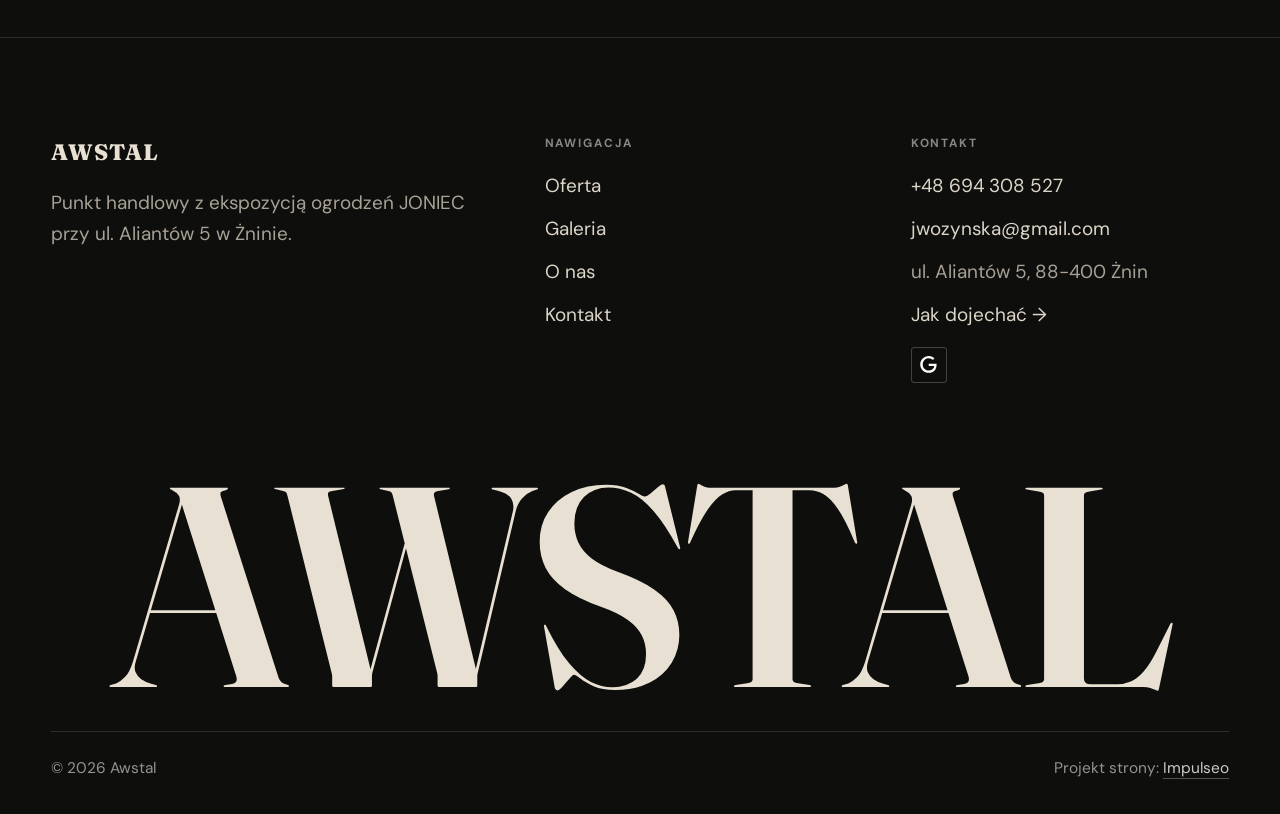
<file: o-nas.html>
<!DOCTYPE html>
<html lang="pl">
<head>
<meta charset="UTF-8">
<meta name="viewport" content="width=device-width, initial-scale=1.0">
<title>O nas - Awstal</title>
<meta name="description" content="Awstal - punkt handlowy z ekspozycją ogrodzeń JONIEC przy ul. Aliantów 5 w Żninie. Ogrodzenia modułowe, łupane i panelowe, przęsła, bramy, furtki, podmurówki, daszki i automatyka do bram BFT. Zadzwoń: 694 308 527.">
<link rel="canonical" href="https://impulseo-pl.github.io/awstal/o-nas.html">
<meta name="robots" content="noindex, nofollow">
<meta property="og:type" content="website">
<meta property="og:locale" content="pl_PL">
<meta property="og:site_name" content="Awstal">
<meta property="og:title" content="O nas - Awstal">
<meta property="og:description" content="Awstal - punkt handlowy z ekspozycją ogrodzeń JONIEC przy ul. Aliantów 5 w Żninie. Ogrodzenia modułowe, łupane i panelowe, przęsła, bramy, furtki, podmurówki, daszki i automatyka do bram BFT. Zadzwoń: 694 308 527.">
<meta property="og:url" content="https://impulseo-pl.github.io/awstal/o-nas.html">
<meta property="og:image" content="https://impulseo-pl.github.io/awstal/img/og.jpg">
<meta property="og:image:width" content="1200">
<meta property="og:image:height" content="630">
<meta name="twitter:card" content="summary_large_image">
<link rel="preconnect" href="https://fonts.googleapis.com">
<link rel="preconnect" href="https://fonts.gstatic.com" crossorigin>
<link href="https://fonts.googleapis.com/css2?family=Fraunces:opsz,wght@9..144,500;9..144,600&family=DM+Sans:opsz,wght@9..40,400;9..40,500;9..40,600&display=swap" rel="stylesheet">
<link rel="stylesheet" href="assets/styles.css?v=20261028">
</head>
<body class="kl">

<header class="nav">
  <div class="wrap nav-inner">
    <a class="brand" href="index.html"><span class="name">Awstal</span><span class="sub">Żnin</span></a>
    <nav class="nav-links">
      <a href="oferta.html">Oferta</a>
      <a href="realizacje.html">Galeria</a>
      <a href="o-nas.html" class="active" aria-current="page">O nas</a>
      <a href="kontakt.html">Kontakt</a>
      <a href="tel:+48694308527" class="btn btn-accent">+48 694 308 527</a>
    </nav>
    <a class="kl-navphone" href="tel:+48694308527">694 308 527</a>
    <button class="nav-toggle" aria-label="Menu"><span></span><span></span><span></span></button>
  </div>
</header>

<main>
<section class="pagehead">
  <img src="img/g7.jpg" alt="Awstal - Punkt JONIEC w Żninie" width="1880" height="1255" decoding="async">
  <div class="wrap">
    <span class="eyebrow">O nas</span>
    <h1>Punkt JONIEC w Żninie</h1>
    <p>Punkt handlowy z ekspozycją ogrodzeń JONIEC przy ul. Aliantów 5 w Żninie.</p>
  </div>
</section>
<section>
  <div class="wrap split">
    <div class="split-art reveal"><img src="img/g12.jpg" alt="Awstal" loading="lazy" width="1440" height="964" decoding="async"></div>
    <div class="split-copy reveal">
      <h2>Punkt JONIEC z ekspozycją w Żninie</h2>
      <p class="muted">Awstal to punkt handlowy z ekspozycją ogrodzeń JONIEC przy ul. Aliantów 5 w Żninie. Przed wejściem stoi ogrodzenie modułowe z furtką, a obok elementy, które można obejrzeć i porównać.</p>
      <p class="muted">Sprzedajemy ogrodzenia modułowe, łupane i panelowe, przęsła, bramy, furtki, podmurówki, daszki i skrzynki na listy, a do bram napędy BFT. Pomagamy dobrać elementy tak, żeby wszystko do siebie pasowało.</p>
      <p class="muted">W opiniach Google klienci piszą o fachowym doradztwie, dobrych cenach i jakości towaru.</p>
    </div>
  </div>
</section>


<section class="cta">
  <div class="wrap">
    <div class="reveal">
      <span class="eyebrow">Zapytaj o towar</span>
      <h2>Planujesz ogrodzenie? Zadzwoń i zapytaj</h2>
      <p>Wpadnij na Aliantów 5 albo zadzwoń - pokażemy ekspozycję i podpowiemy, jakie elementy wybrać.</p>
    </div>
    <div class="cta-actions reveal">
      <a href="kontakt.html" class="btn btn-light">Zapytaj o towar <span class="arr">→</span></a>
      <a href="tel:+48694308527" class="btn btn-ghost btn-ghost-cta">+48 694 308 527</a>
    </div>
  </div>
</section>
</main>

<footer>
  <div class="wrap">
    <div class="foot-grid">
      <div class="foot-brand">
        <div class="name">Awstal</div>
        <p>Punkt handlowy z ekspozycją ogrodzeń JONIEC przy ul. Aliantów 5 w Żninie.</p>
      </div>
      <div class="foot-col">
        <h4>Nawigacja</h4>
        <a href="oferta.html">Oferta</a>
        <a href="realizacje.html">Galeria</a>
        <a href="o-nas.html">O nas</a>
        <a href="kontakt.html">Kontakt</a>
      </div>
      <div class="foot-col">
        <h4>Kontakt</h4>
        <a href="tel:+48694308527">+48 694 308 527</a>
        <a href="mailto:jwozynska@gmail.com">jwozynska@gmail.com</a>
        <p>ul. Aliantów 5, 88-400 Żnin</p>
        <a href="https://maps.google.com/?cid=13317157777396604055&g_mp=Cidnb29nbGUubWFwcy5wbGFjZXMudjEuUGxhY2VzLlNlYXJjaFRleHQQAhgEIAA" target="_blank" rel="noopener">Jak dojechać →</a>
      <div class="foot-soc">
        <a class="soc" href="https://maps.google.com/?cid=13317157777396604055&g_mp=Cidnb29nbGUubWFwcy5wbGFjZXMudjEuUGxhY2VzLlNlYXJjaFRleHQQAhgEIAA" target="_blank" rel="noopener" aria-label="Google - Awstal"><svg viewBox="0 0 24 24" aria-hidden="true" focusable="false"><path d="M12.48 10.92v3.28h7.84c-.24 1.84-.853 3.187-1.787 4.133-1.147 1.147-2.933 2.4-6.053 2.4-4.827 0-8.6-3.893-8.6-8.72s3.773-8.72 8.6-8.72c2.6 0 4.507 1.027 5.907 2.347l2.307-2.307C18.747 1.44 16.133 0 12.48 0 5.867 0 .307 5.387.307 12s5.56 12 12.173 12c3.573 0 6.267-1.173 8.373-3.36 2.16-2.16 2.84-5.213 2.84-7.667 0-.76-.053-1.467-.173-2.053H12.48z" fill="currentColor"/></svg></a>
      </div>
      </div>
    </div>
    <div class="kl-foot-mark" aria-hidden="true">Awstal</div>
    <div class="foot-bot">
      <span>© 2026 Awstal</span>
      <span>Projekt strony: <a class="foot-credit" href="https://impulseo.pl" target="_blank" rel="noopener">Impulseo</a></span>
    </div>
  </div>
</footer>
<div class="sticky-call"><a class="sc-call" href="tel:+48694308527"><svg class="ico-tel" width="16" height="16" viewBox="0 0 24 24" fill="none" aria-hidden="true"><path d="M6.6 10.8a15.5 15.5 0 0 0 6.6 6.6l2.2-2.2a1 1 0 0 1 1-.24 11.4 11.4 0 0 0 3.6.58 1 1 0 0 1 1 1V20a1 1 0 0 1-1 1A17 17 0 0 1 3 4a1 1 0 0 1 1-1h3.5a1 1 0 0 1 1 1c0 1.25.2 2.46.58 3.6a1 1 0 0 1-.25 1l-2.23 2.2Z" fill="currentColor"/></svg> Zadzwoń</a><a class="sc-quote" href="kontakt.html">Zadzwoń i zapytaj</a></div>
<div class="demo-wazne" data-do="2026-11-03" data-cykl="3" hidden><svg class="dw-ico" width="13" height="13" viewBox="0 0 24 24" fill="none" aria-hidden="true"><circle cx="12" cy="12" r="8.6" stroke="currentColor" stroke-width="1.8"/><path d="M12 7.2V12l3.3 2" stroke="currentColor" stroke-width="1.8" stroke-linecap="round"/></svg><span class="dw-txt"></span></div>

<script src="assets/main.js?v=20261028"></script>
</body>
</html>
</file>
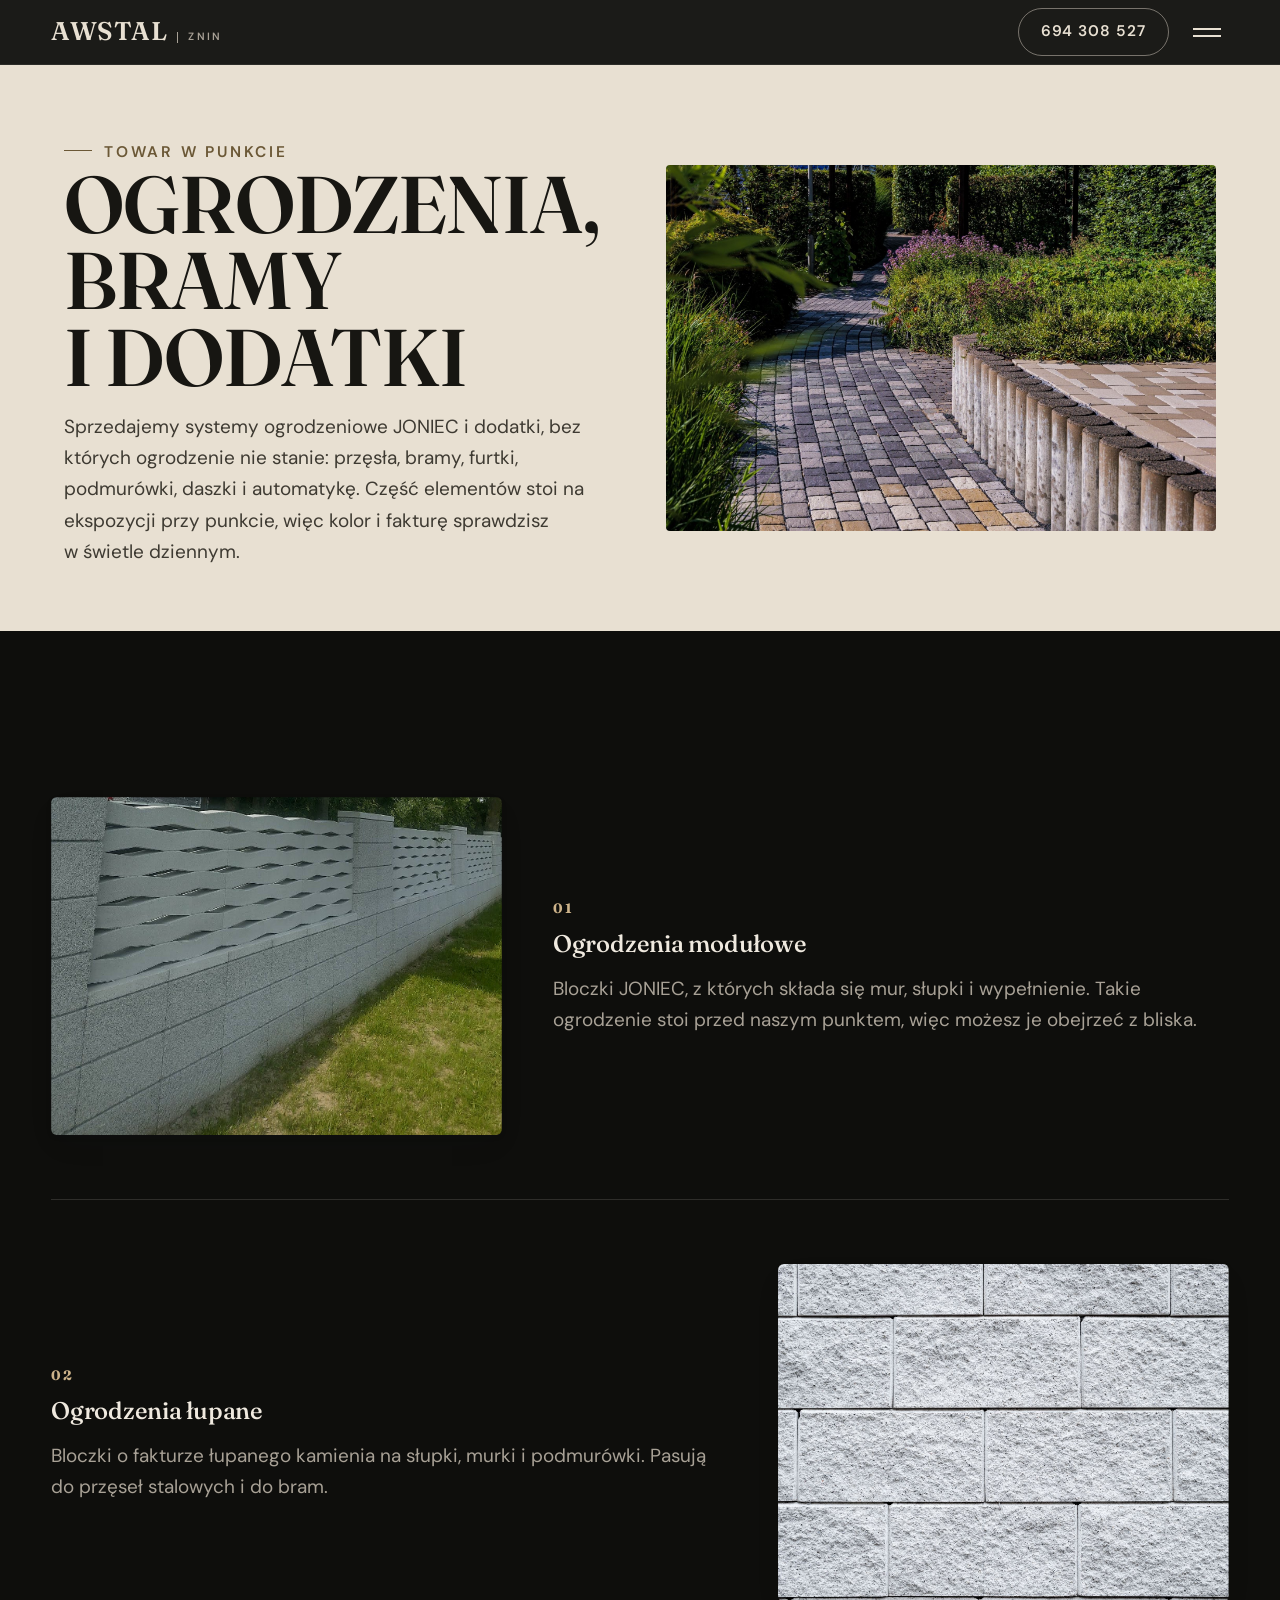
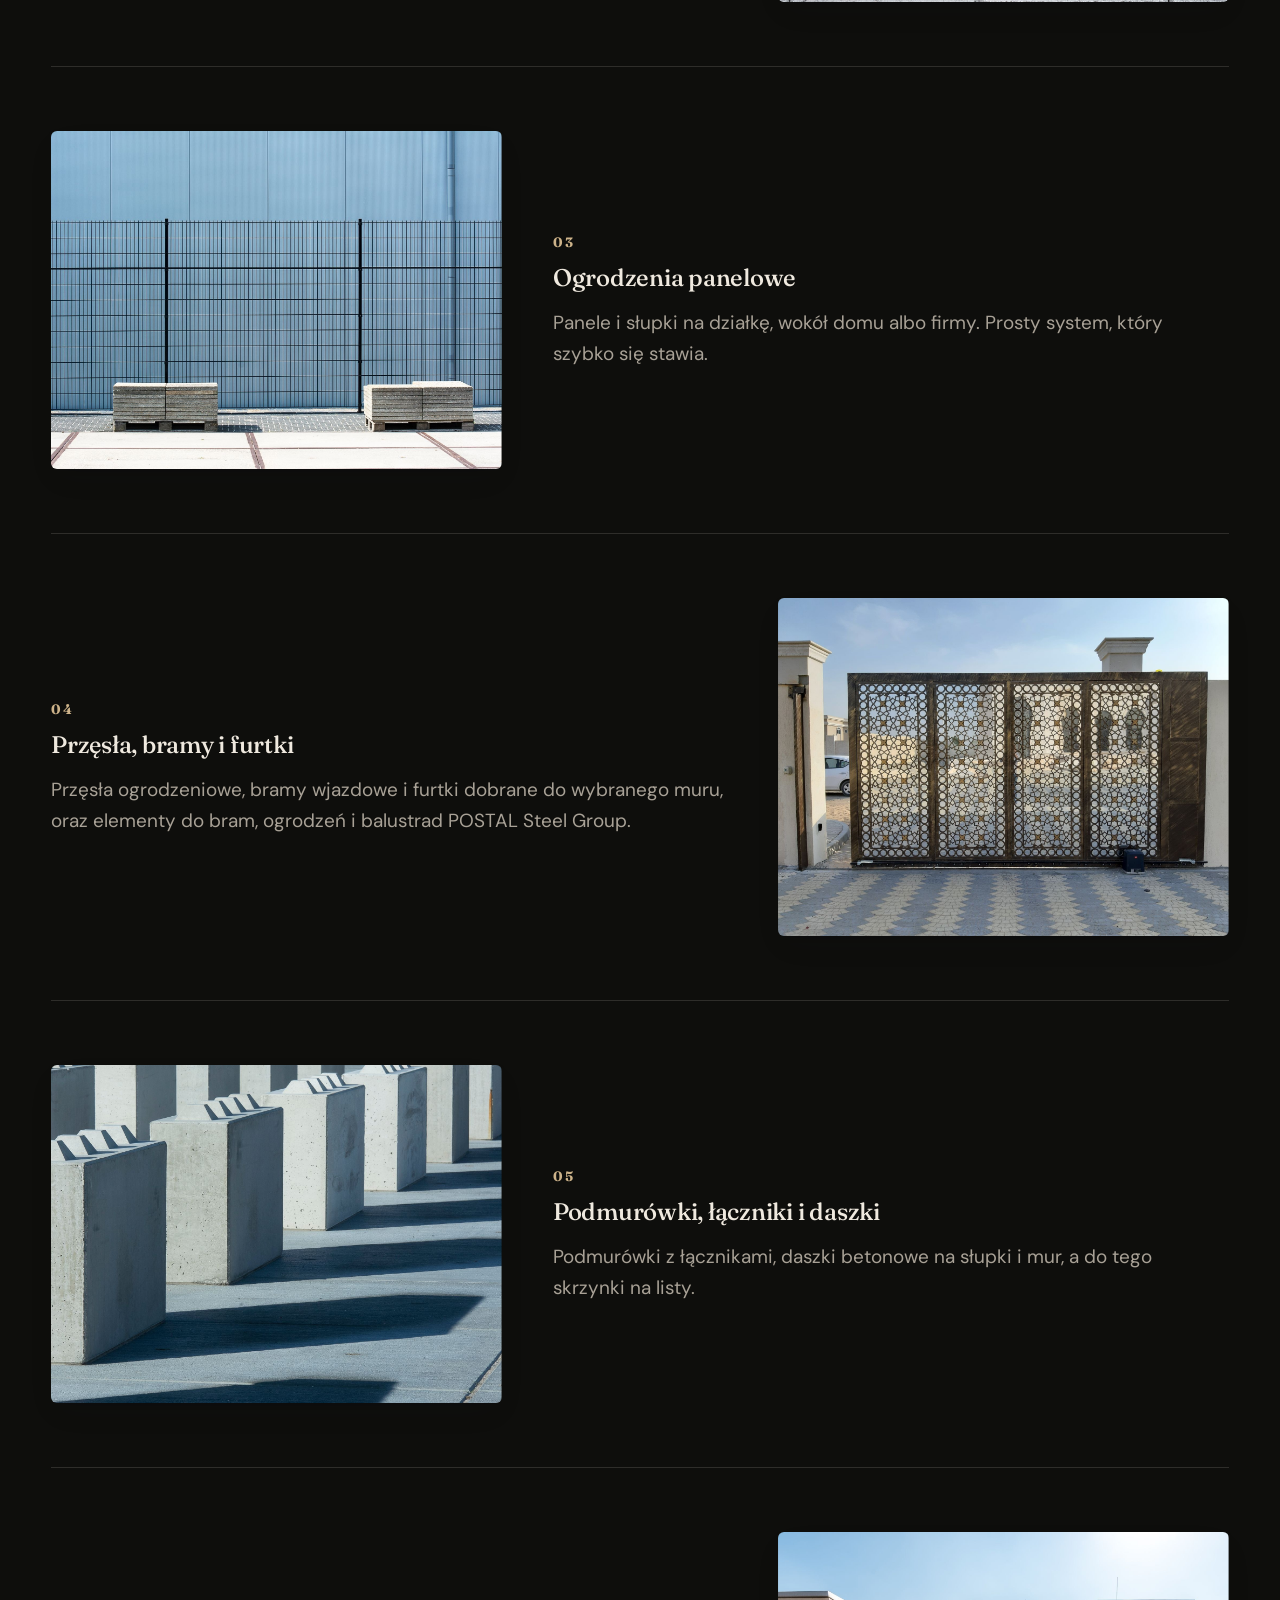
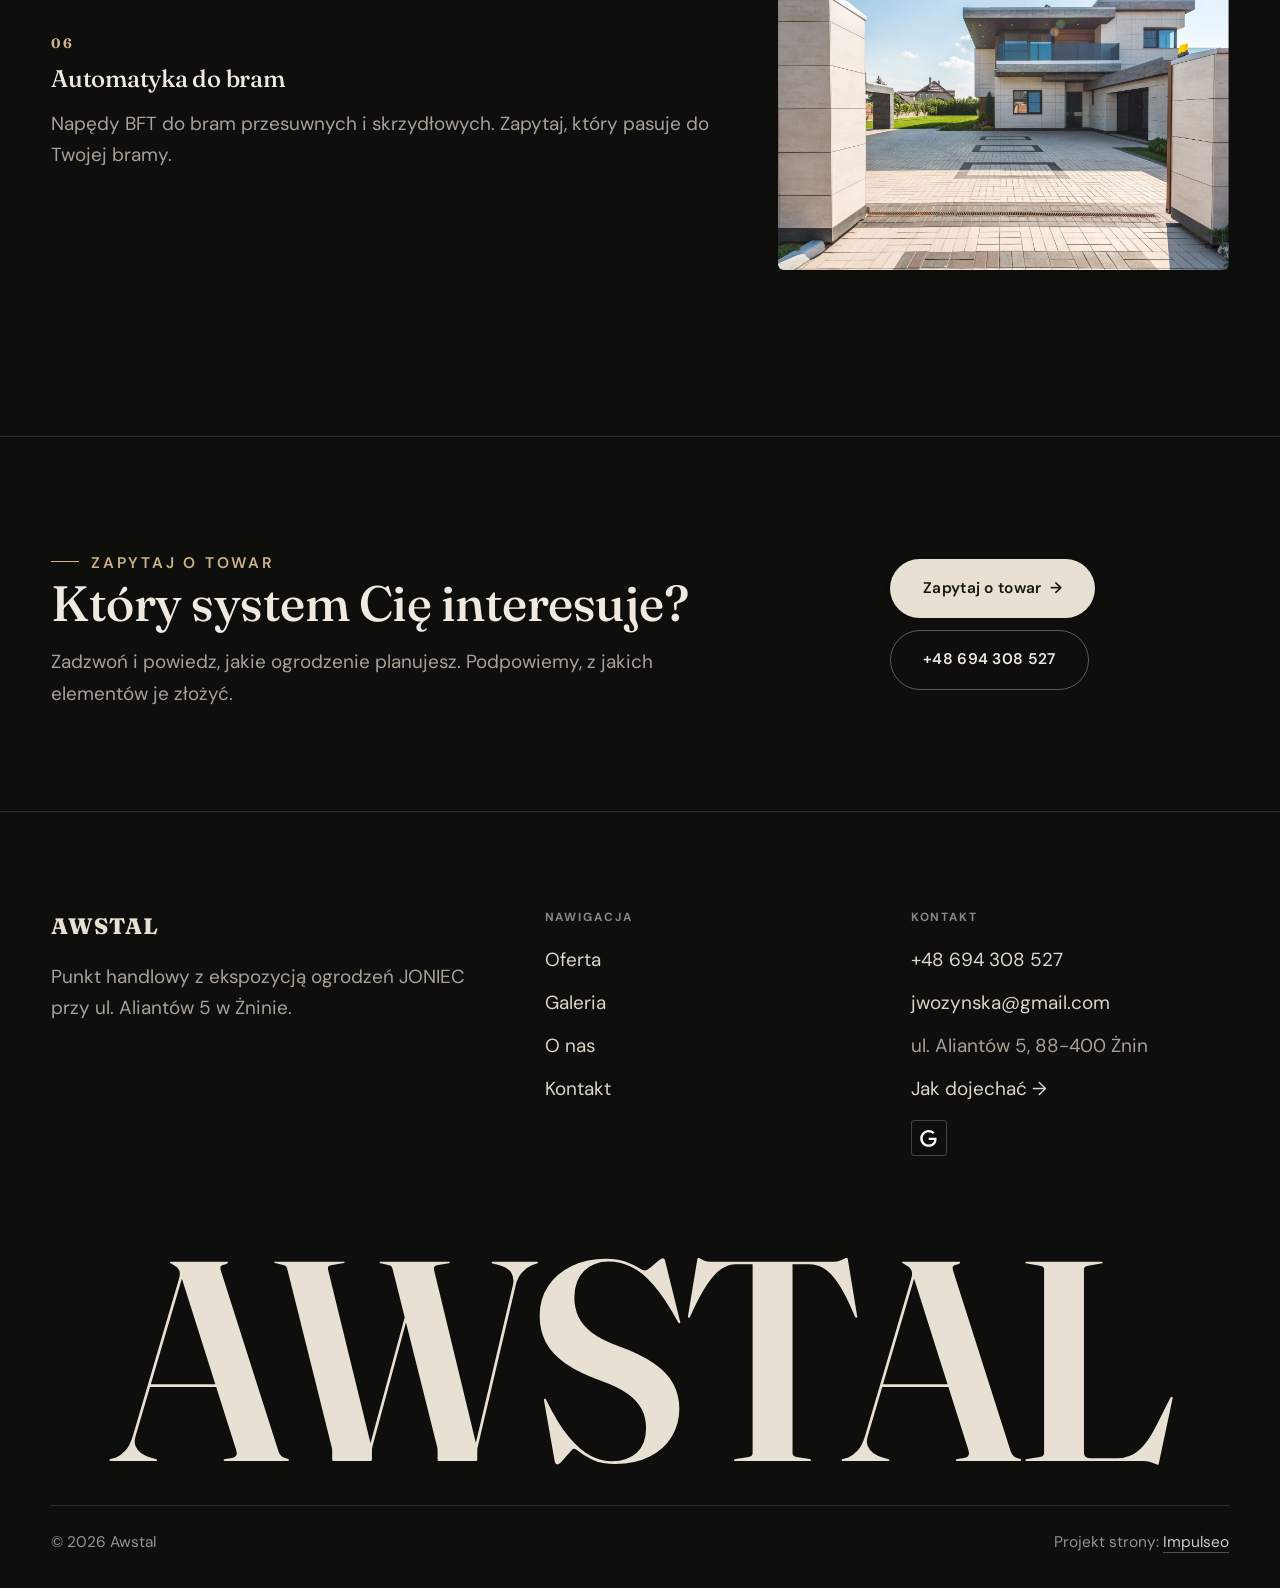
<file: oferta.html>
<!DOCTYPE html>
<html lang="pl">
<head>
<meta charset="UTF-8">
<meta name="viewport" content="width=device-width, initial-scale=1.0">
<title>Oferta - Awstal</title>
<meta name="description" content="Awstal - punkt handlowy z ekspozycją ogrodzeń JONIEC przy ul. Aliantów 5 w Żninie. Ogrodzenia modułowe, łupane i panelowe, przęsła, bramy, furtki, podmurówki, daszki i automatyka do bram BFT. Zadzwoń: 694 308 527.">
<link rel="canonical" href="https://impulseo-pl.github.io/awstal/oferta.html">
<meta name="robots" content="noindex, nofollow">
<meta property="og:type" content="website">
<meta property="og:locale" content="pl_PL">
<meta property="og:site_name" content="Awstal">
<meta property="og:title" content="Oferta - Awstal">
<meta property="og:description" content="Awstal - punkt handlowy z ekspozycją ogrodzeń JONIEC przy ul. Aliantów 5 w Żninie. Ogrodzenia modułowe, łupane i panelowe, przęsła, bramy, furtki, podmurówki, daszki i automatyka do bram BFT. Zadzwoń: 694 308 527.">
<meta property="og:url" content="https://impulseo-pl.github.io/awstal/oferta.html">
<meta property="og:image" content="https://impulseo-pl.github.io/awstal/img/og.jpg">
<meta property="og:image:width" content="1200">
<meta property="og:image:height" content="630">
<meta name="twitter:card" content="summary_large_image">
<link rel="preconnect" href="https://fonts.googleapis.com">
<link rel="preconnect" href="https://fonts.gstatic.com" crossorigin>
<link href="https://fonts.googleapis.com/css2?family=Fraunces:opsz,wght@9..144,500;9..144,600&family=DM+Sans:opsz,wght@9..40,400;9..40,500;9..40,600&display=swap" rel="stylesheet">
<link rel="stylesheet" href="assets/styles.css?v=20261028">
</head>
<body class="kl">

<header class="nav">
  <div class="wrap nav-inner">
    <a class="brand" href="index.html"><span class="name">Awstal</span><span class="sub">Żnin</span></a>
    <nav class="nav-links">
      <a href="oferta.html" class="active" aria-current="page">Oferta</a>
      <a href="realizacje.html">Galeria</a>
      <a href="o-nas.html">O nas</a>
      <a href="kontakt.html">Kontakt</a>
      <a href="tel:+48694308527" class="btn btn-accent">+48 694 308 527</a>
    </nav>
    <a class="kl-navphone" href="tel:+48694308527">694 308 527</a>
    <button class="nav-toggle" aria-label="Menu"><span></span><span></span><span></span></button>
  </div>
</header>

<main>
<section class="pagehead">
  <img src="img/g9.jpg" alt="Awstal - Ogrodzenia, bramy i dodatki" width="1770" height="1112" decoding="async">
  <div class="wrap">
    <span class="eyebrow">Towar w punkcie</span>
    <h1>Ogrodzenia, bramy i dodatki</h1>
    <p>Sprzedajemy systemy ogrodzeniowe JONIEC i dodatki, bez których ogrodzenie nie stanie: przęsła, bramy, furtki, podmurówki, daszki i automatykę. Część elementów stoi na ekspozycji przy punkcie, więc kolor i fakturę sprawdzisz w świetle dziennym.</p>
  </div>
</section>
<section>
  <div class="wrap">
    <div class="svc-row reveal">
      <div class="svc-row-art"><img src="img/g1.jpg" alt="Ogrodzenia modułowe" loading="lazy" width="1600" height="863" decoding="async"></div>
      <div>
        <span class="num">01</span>
        <h3>Ogrodzenia modułowe</h3>
        <p class="muted">Bloczki JONIEC, z których składa się mur, słupki i wypełnienie. Takie ogrodzenie stoi przed naszym punktem, więc możesz je obejrzeć z bliska.</p>
      </div>
    </div>
    <div class="svc-row rev reveal">
      <div class="svc-row-art"><img src="img/g2.jpg" alt="Ogrodzenia łupane" loading="lazy" width="1733" height="1300" decoding="async"></div>
      <div>
        <span class="num">02</span>
        <h3>Ogrodzenia łupane</h3>
        <p class="muted">Bloczki o fakturze łupanego kamienia na słupki, murki i podmurówki. Pasują do przęseł stalowych i do bram.</p>
      </div>
    </div>
    <div class="svc-row reveal">
      <div class="svc-row-art"><img src="img/g3.jpg" alt="Ogrodzenia panelowe" loading="lazy" width="1880" height="1253" decoding="async"></div>
      <div>
        <span class="num">03</span>
        <h3>Ogrodzenia panelowe</h3>
        <p class="muted">Panele i słupki na działkę, wokół domu albo firmy. Prosty system, który szybko się stawia.</p>
      </div>
    </div>
    <div class="svc-row rev reveal">
      <div class="svc-row-art"><img src="img/g6.jpg" alt="Przęsła, bramy i furtki" loading="lazy" width="1733" height="1300" decoding="async"></div>
      <div>
        <span class="num">04</span>
        <h3>Przęsła, bramy i furtki</h3>
        <p class="muted">Przęsła ogrodzeniowe, bramy wjazdowe i furtki dobrane do wybranego muru, oraz elementy do bram, ogrodzeń i balustrad POSTAL Steel Group.</p>
      </div>
    </div>
    <div class="svc-row reveal">
      <div class="svc-row-art"><img src="img/g4.jpg" alt="Podmurówki, łączniki i daszki" loading="lazy" width="1880" height="1253" decoding="async"></div>
      <div>
        <span class="num">05</span>
        <h3>Podmurówki, łączniki i daszki</h3>
        <p class="muted">Podmurówki z łącznikami, daszki betonowe na słupki i mur, a do tego skrzynki na listy.</p>
      </div>
    </div>
    <div class="svc-row rev reveal">
      <div class="svc-row-art"><img src="img/about.jpg" alt="Automatyka do bram" loading="lazy" width="1880" height="1255" decoding="async"></div>
      <div>
        <span class="num">06</span>
        <h3>Automatyka do bram</h3>
        <p class="muted">Napędy BFT do bram przesuwnych i skrzydłowych. Zapytaj, który pasuje do Twojej bramy.</p>
      </div>
    </div>
  </div>
</section>

<section class="cta">
  <div class="wrap">
    <div class="reveal">
      <span class="eyebrow">Zapytaj o towar</span>
      <h2>Który system Cię interesuje?</h2>
      <p>Zadzwoń i powiedz, jakie ogrodzenie planujesz. Podpowiemy, z jakich elementów je złożyć.</p>
    </div>
    <div class="cta-actions reveal">
      <a href="kontakt.html" class="btn btn-light">Zapytaj o towar <span class="arr">→</span></a>
      <a href="tel:+48694308527" class="btn btn-ghost btn-ghost-cta">+48 694 308 527</a>
    </div>
  </div>
</section>
</main>

<footer>
  <div class="wrap">
    <div class="foot-grid">
      <div class="foot-brand">
        <div class="name">Awstal</div>
        <p>Punkt handlowy z ekspozycją ogrodzeń JONIEC przy ul. Aliantów 5 w Żninie.</p>
      </div>
      <div class="foot-col">
        <h4>Nawigacja</h4>
        <a href="oferta.html">Oferta</a>
        <a href="realizacje.html">Galeria</a>
        <a href="o-nas.html">O nas</a>
        <a href="kontakt.html">Kontakt</a>
      </div>
      <div class="foot-col">
        <h4>Kontakt</h4>
        <a href="tel:+48694308527">+48 694 308 527</a>
        <a href="mailto:jwozynska@gmail.com">jwozynska@gmail.com</a>
        <p>ul. Aliantów 5, 88-400 Żnin</p>
        <a href="https://maps.google.com/?cid=13317157777396604055&g_mp=Cidnb29nbGUubWFwcy5wbGFjZXMudjEuUGxhY2VzLlNlYXJjaFRleHQQAhgEIAA" target="_blank" rel="noopener">Jak dojechać →</a>
      <div class="foot-soc">
        <a class="soc" href="https://maps.google.com/?cid=13317157777396604055&g_mp=Cidnb29nbGUubWFwcy5wbGFjZXMudjEuUGxhY2VzLlNlYXJjaFRleHQQAhgEIAA" target="_blank" rel="noopener" aria-label="Google - Awstal"><svg viewBox="0 0 24 24" aria-hidden="true" focusable="false"><path d="M12.48 10.92v3.28h7.84c-.24 1.84-.853 3.187-1.787 4.133-1.147 1.147-2.933 2.4-6.053 2.4-4.827 0-8.6-3.893-8.6-8.72s3.773-8.72 8.6-8.72c2.6 0 4.507 1.027 5.907 2.347l2.307-2.307C18.747 1.44 16.133 0 12.48 0 5.867 0 .307 5.387.307 12s5.56 12 12.173 12c3.573 0 6.267-1.173 8.373-3.36 2.16-2.16 2.84-5.213 2.84-7.667 0-.76-.053-1.467-.173-2.053H12.48z" fill="currentColor"/></svg></a>
      </div>
      </div>
    </div>
    <div class="kl-foot-mark" aria-hidden="true">Awstal</div>
    <div class="foot-bot">
      <span>© 2026 Awstal</span>
      <span>Projekt strony: <a class="foot-credit" href="https://impulseo.pl" target="_blank" rel="noopener">Impulseo</a></span>
    </div>
  </div>
</footer>
<div class="sticky-call"><a class="sc-call" href="tel:+48694308527"><svg class="ico-tel" width="16" height="16" viewBox="0 0 24 24" fill="none" aria-hidden="true"><path d="M6.6 10.8a15.5 15.5 0 0 0 6.6 6.6l2.2-2.2a1 1 0 0 1 1-.24 11.4 11.4 0 0 0 3.6.58 1 1 0 0 1 1 1V20a1 1 0 0 1-1 1A17 17 0 0 1 3 4a1 1 0 0 1 1-1h3.5a1 1 0 0 1 1 1c0 1.25.2 2.46.58 3.6a1 1 0 0 1-.25 1l-2.23 2.2Z" fill="currentColor"/></svg> Zadzwoń</a><a class="sc-quote" href="kontakt.html">Zadzwoń i zapytaj</a></div>
<div class="demo-wazne" data-do="2026-11-03" data-cykl="3" hidden><svg class="dw-ico" width="13" height="13" viewBox="0 0 24 24" fill="none" aria-hidden="true"><circle cx="12" cy="12" r="8.6" stroke="currentColor" stroke-width="1.8"/><path d="M12 7.2V12l3.3 2" stroke="currentColor" stroke-width="1.8" stroke-linecap="round"/></svg><span class="dw-txt"></span></div>

<script src="assets/main.js?v=20261028"></script>
</body>
</html>
</file>
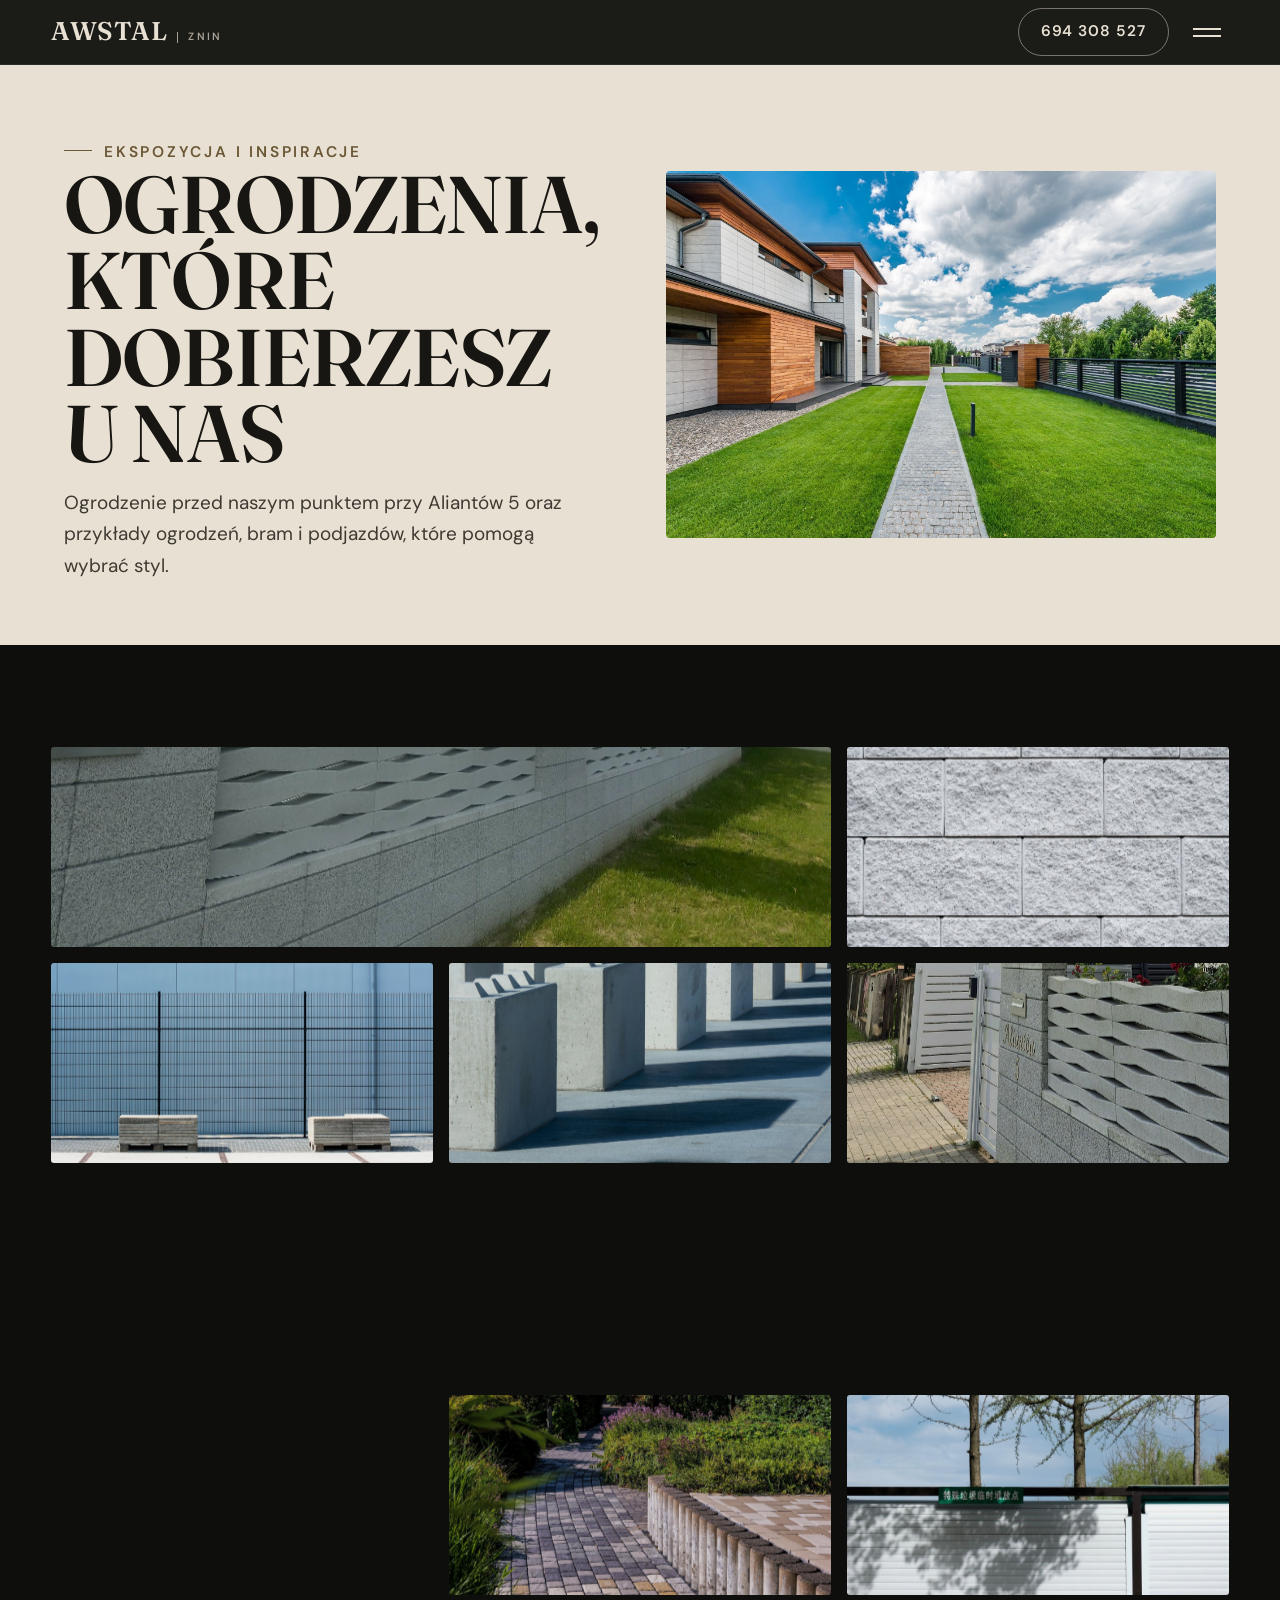
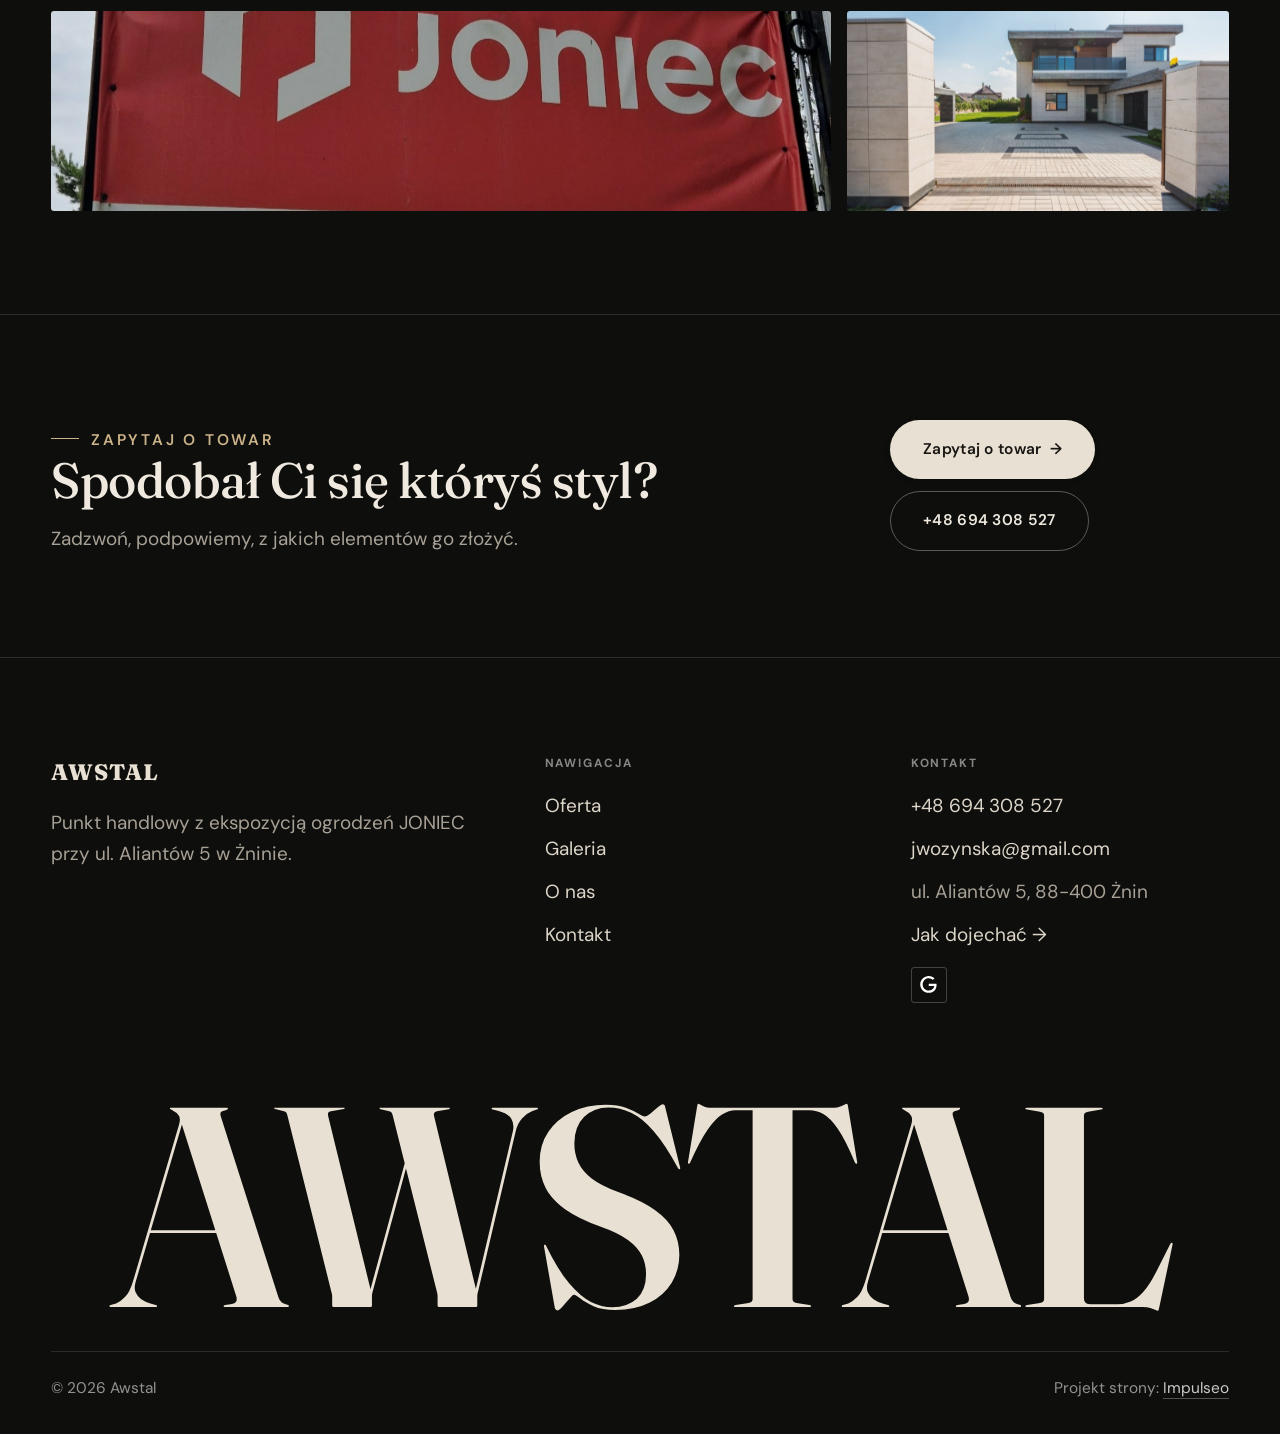
<file: realizacje.html>
<!DOCTYPE html>
<html lang="pl">
<head>
<meta charset="UTF-8">
<meta name="viewport" content="width=device-width, initial-scale=1.0">
<title>Galeria - Awstal</title>
<meta name="description" content="Galeria Awstal: Ogrodzenie modułowe przed punktem, Faktura bloczka łupanego, Ogrodzenie panelowe, Słupki z betonu architektonicznego, Furtka i mur przy Aliantów 5">
<link rel="canonical" href="https://impulseo-pl.github.io/awstal/realizacje.html">
<meta name="robots" content="noindex, nofollow">
<meta property="og:type" content="website">
<meta property="og:locale" content="pl_PL">
<meta property="og:site_name" content="Awstal">
<meta property="og:title" content="Galeria - Awstal">
<meta property="og:description" content="Galeria Awstal: Ogrodzenie modułowe przed punktem, Faktura bloczka łupanego, Ogrodzenie panelowe, Słupki z betonu architektonicznego, Furtka i mur przy Aliantów 5">
<meta property="og:url" content="https://impulseo-pl.github.io/awstal/realizacje.html">
<meta property="og:image" content="https://impulseo-pl.github.io/awstal/img/og.jpg">
<meta property="og:image:width" content="1200">
<meta property="og:image:height" content="630">
<meta name="twitter:card" content="summary_large_image">
<link rel="preconnect" href="https://fonts.googleapis.com">
<link rel="preconnect" href="https://fonts.gstatic.com" crossorigin>
<link href="https://fonts.googleapis.com/css2?family=Fraunces:opsz,wght@9..144,500;9..144,600&family=DM+Sans:opsz,wght@9..40,400;9..40,500;9..40,600&display=swap" rel="stylesheet">
<link rel="stylesheet" href="assets/styles.css?v=20261028">
</head>
<body class="kl">

<header class="nav">
  <div class="wrap nav-inner">
    <a class="brand" href="index.html"><span class="name">Awstal</span><span class="sub">Żnin</span></a>
    <nav class="nav-links">
      <a href="oferta.html">Oferta</a>
      <a href="realizacje.html" class="active" aria-current="page">Galeria</a>
      <a href="o-nas.html">O nas</a>
      <a href="kontakt.html">Kontakt</a>
      <a href="tel:+48694308527" class="btn btn-accent">+48 694 308 527</a>
    </nav>
    <a class="kl-navphone" href="tel:+48694308527">694 308 527</a>
    <button class="nav-toggle" aria-label="Menu"><span></span><span></span><span></span></button>
  </div>
</header>

<main>
<section class="pagehead">
  <img src="img/g11.jpg" alt="Awstal - Ogrodzenia, które dobierzesz u nas" width="1880" height="1255" decoding="async">
  <div class="wrap">
    <span class="eyebrow">Ekspozycja i inspiracje</span>
    <h1>Ogrodzenia, które dobierzesz u nas</h1>
    <p>Ogrodzenie przed naszym punktem przy Aliantów 5 oraz przykłady ogrodzeń, bram i podjazdów, które pomogą wybrać styl.</p>
  </div>
</section>
<section>
  <div class="wrap">
    <div class="gallery">
      <div class="tile t-two3 reveal"><img src="img/g1.jpg" alt="Awstal" loading="lazy" width="1600" height="863" decoding="async"></div>
      <div class="tile t-third reveal"><img src="img/g2.jpg" alt="Awstal" loading="lazy" width="1733" height="1300" decoding="async"></div>
      <div class="tile t-third reveal"><img src="img/g3.jpg" alt="Awstal" loading="lazy" width="1880" height="1253" decoding="async"></div>
      <div class="tile t-third reveal"><img src="img/g4.jpg" alt="Awstal" loading="lazy" width="1880" height="1253" decoding="async"></div>
      <div class="tile t-third reveal"><img src="img/g5.jpg" alt="Awstal" loading="lazy" width="1600" height="780" decoding="async"></div>
      <div class="tile t-third reveal"><img src="img/g6.jpg" alt="Awstal" loading="lazy" width="1733" height="1300" decoding="async"></div>
      <div class="tile t-two3 reveal"><img src="img/g7.jpg" alt="Awstal" loading="lazy" width="1880" height="1255" decoding="async"></div>
      <div class="tile t-third reveal"><img src="img/g8.jpg" alt="Awstal" loading="lazy" width="1840" height="1218" decoding="async"></div>
      <div class="tile t-third reveal"><img src="img/g9.jpg" alt="Awstal" loading="lazy" width="1770" height="1112" decoding="async"></div>
      <div class="tile t-third reveal"><img src="img/g10.jpg" alt="Awstal" loading="lazy" width="1880" height="1251" decoding="async"></div>
      <div class="tile t-two3 reveal"><img src="img/g12.jpg" alt="Awstal" loading="lazy" width="1440" height="964" decoding="async"></div>
      <div class="tile t-third reveal"><img src="img/about.jpg" alt="Awstal" loading="lazy" width="1880" height="1255" decoding="async"></div>
    </div>
  </div>
</section>
<section class="cta">
  <div class="wrap">
    <div class="reveal">
      <span class="eyebrow">Zapytaj o towar</span>
      <h2>Spodobał Ci się któryś styl?</h2>
      <p>Zadzwoń, podpowiemy, z jakich elementów go złożyć.</p>
    </div>
    <div class="cta-actions reveal">
      <a href="kontakt.html" class="btn btn-light">Zapytaj o towar <span class="arr">→</span></a>
      <a href="tel:+48694308527" class="btn btn-ghost btn-ghost-cta">+48 694 308 527</a>
    </div>
  </div>
</section>
</main>

<footer>
  <div class="wrap">
    <div class="foot-grid">
      <div class="foot-brand">
        <div class="name">Awstal</div>
        <p>Punkt handlowy z ekspozycją ogrodzeń JONIEC przy ul. Aliantów 5 w Żninie.</p>
      </div>
      <div class="foot-col">
        <h4>Nawigacja</h4>
        <a href="oferta.html">Oferta</a>
        <a href="realizacje.html">Galeria</a>
        <a href="o-nas.html">O nas</a>
        <a href="kontakt.html">Kontakt</a>
      </div>
      <div class="foot-col">
        <h4>Kontakt</h4>
        <a href="tel:+48694308527">+48 694 308 527</a>
        <a href="mailto:jwozynska@gmail.com">jwozynska@gmail.com</a>
        <p>ul. Aliantów 5, 88-400 Żnin</p>
        <a href="https://maps.google.com/?cid=13317157777396604055&g_mp=Cidnb29nbGUubWFwcy5wbGFjZXMudjEuUGxhY2VzLlNlYXJjaFRleHQQAhgEIAA" target="_blank" rel="noopener">Jak dojechać →</a>
      <div class="foot-soc">
        <a class="soc" href="https://maps.google.com/?cid=13317157777396604055&g_mp=Cidnb29nbGUubWFwcy5wbGFjZXMudjEuUGxhY2VzLlNlYXJjaFRleHQQAhgEIAA" target="_blank" rel="noopener" aria-label="Google - Awstal"><svg viewBox="0 0 24 24" aria-hidden="true" focusable="false"><path d="M12.48 10.92v3.28h7.84c-.24 1.84-.853 3.187-1.787 4.133-1.147 1.147-2.933 2.4-6.053 2.4-4.827 0-8.6-3.893-8.6-8.72s3.773-8.72 8.6-8.72c2.6 0 4.507 1.027 5.907 2.347l2.307-2.307C18.747 1.44 16.133 0 12.48 0 5.867 0 .307 5.387.307 12s5.56 12 12.173 12c3.573 0 6.267-1.173 8.373-3.36 2.16-2.16 2.84-5.213 2.84-7.667 0-.76-.053-1.467-.173-2.053H12.48z" fill="currentColor"/></svg></a>
      </div>
      </div>
    </div>
    <div class="kl-foot-mark" aria-hidden="true">Awstal</div>
    <div class="foot-bot">
      <span>© 2026 Awstal</span>
      <span>Projekt strony: <a class="foot-credit" href="https://impulseo.pl" target="_blank" rel="noopener">Impulseo</a></span>
    </div>
  </div>
</footer>
<div class="sticky-call"><a class="sc-call" href="tel:+48694308527"><svg class="ico-tel" width="16" height="16" viewBox="0 0 24 24" fill="none" aria-hidden="true"><path d="M6.6 10.8a15.5 15.5 0 0 0 6.6 6.6l2.2-2.2a1 1 0 0 1 1-.24 11.4 11.4 0 0 0 3.6.58 1 1 0 0 1 1 1V20a1 1 0 0 1-1 1A17 17 0 0 1 3 4a1 1 0 0 1 1-1h3.5a1 1 0 0 1 1 1c0 1.25.2 2.46.58 3.6a1 1 0 0 1-.25 1l-2.23 2.2Z" fill="currentColor"/></svg> Zadzwoń</a><a class="sc-quote" href="kontakt.html">Zadzwoń i zapytaj</a></div>
<div class="demo-wazne" data-do="2026-11-03" data-cykl="3" hidden><svg class="dw-ico" width="13" height="13" viewBox="0 0 24 24" fill="none" aria-hidden="true"><circle cx="12" cy="12" r="8.6" stroke="currentColor" stroke-width="1.8"/><path d="M12 7.2V12l3.3 2" stroke="currentColor" stroke-width="1.8" stroke-linecap="round"/></svg><span class="dw-txt"></span></div>

<script src="assets/main.js?v=20261028"></script>
</body>
</html>
</file>
<file: assets/styles.css>
/* ============================================================
   STOLBASZ — premium, architektoniczny B2B fit-out
   Jasna paleta, zero brązu. System wg premium-web-craft.
   Projekt strony: Impulseo (impulseo.pl)
   ============================================================ */

:root{
  /* PALETA — jasna, architektoniczna, chłodna */
  --paper:#F4F6F8;          /* główne tło */
  --paper-2:#E7EBEF;        /* sekcje alternatywne (chłodny jasny szary) */
  --paper-3:#E7EBEF;        /* delikatne wypełnienia */
  --ink:#15212E;            /* tekst główny — chłodny grafit */
  --ink-soft:#243443;       /* nagłówki drugorzędne */
  --muted:#6B7785;          /* tekst poboczny */
  --line:rgba(21,33,46,.12);/* hairline */
  --accent:#E8A317;         /* stonowany petrol-slate — jedyny akcent */
  --accent-d:#C9870C;
  --accent-soft:rgba(232,163,23,.10);
  --dark:#15212E;           /* sekcje ciemne (stopka/CTA) */

  /* HOVER ZDJĘĆ — JEDEN standard dla całego silnika (decyzja K. 04.08.2026, artefakt z wariantami).
     AKTUALNE (K.+Szymon 09.08.2026, wybór z artefaktu 6 wariantów): zoom 1.05 przy 1.4s -
     przy tak długim czasie mocniejszy kadr NIE skacze, tylko „oddycha". Poprzedni standard
     (1.02 / .55s z 04.08) odbierany jako dynamiczny i szybki.
     Spoczynek lekko przygaszony, ale TYLKO tam, gdzie jest mysz (@media hover:hover) —
     na telefonie zdjęcia zostają w pełnej jasności. */
  --img-zoom:1.05;                   /* K.+Szymon 09.08: wariant F z artefaktu porównawczego */
  --img-rest:brightness(.95) saturate(.99);
  --img-hot:brightness(1.06) saturate(1.05);
  --img-dur:1.4s;                    /* K.+Szymon 09.08 (wariant F): powoli = elegancko */
  --img-ease:cubic-bezier(.16,.84,.44,1);  /* miękki ogon, efekt „oddychania" */

  /* ODSTĘPY — skala 4/8 */
  --space-1:4px; --space-2:8px; --space-3:12px; --space-4:16px; --space-5:24px;
  --space-6:32px; --space-7:48px; --space-8:64px; --space-9:96px; --space-10:128px;

  /* TYPOGRAFIA — fluid clamp() (skala podbita 16.07.2026: większe, czytelniejsze litery — uwaga Adama) */
  --text-sm:clamp(.9rem,.87rem + .12vw,1rem);
  --text-base:clamp(1.08rem,1.04rem + .18vw,1.2rem);
  --text-lg:clamp(1.24rem,1.15rem + .34vw,1.44rem);
  --text-h3:clamp(1.34rem,1.22rem + .55vw,1.66rem);
  --text-h2:clamp(2.1rem,1.66rem + 2.1vw,3.1rem);
  --text-h1:clamp(2.9rem,2.1rem + 4vw,5.1rem);

  /* PROMIENIE — architektoniczne, raczej ostre */
  --r-sm:3px; --r-md:6px; --r-lg:10px;

  /* RUCH */
  --ease:cubic-bezier(.25,.46,.45,.94); --dur:.24s;

  /* CIENIE — miękkie, warstwowe */
  --sh-sm:0 1px 2px rgba(16,24,32,.04), 0 2px 8px rgba(16,24,32,.05);
  --sh-md:0 2px 6px rgba(16,24,32,.05), 0 12px 28px -8px rgba(16,24,32,.12);
  --sh-lg:0 6px 14px rgba(16,24,32,.07), 0 26px 56px -18px rgba(16,24,32,.22);

  --hairline:1px solid var(--line);

  --font-display:'Space Grotesk','Inter',sans-serif;
  --font-body:'DM Sans','Inter',sans-serif;
}

*{box-sizing:border-box;margin:0;padding:0}
html{scroll-behavior:smooth}
body{
  font-family:var(--font-body);
  font-size:var(--text-base);
  line-height:1.65;
  color:var(--ink);
  background:var(--paper);
  -webkit-font-smoothing:antialiased;
  text-rendering:optimizeLegibility;
}
img{max-width:100%;height:auto;display:block}  /* height:auto = width/height z atrybutów trzyma proporcje (TOP#12) */
a{color:inherit;text-decoration:none}

.wrap{width:min(92%,1180px);margin-inline:auto}
section{padding-block:clamp(52px,6.5vw,96px)}

h1,h2,h3{font-family:var(--font-display);font-weight:700;line-height:1.08;letter-spacing:-.02em;color:var(--ink)}
h1{font-size:var(--text-h1);letter-spacing:-.035em}
h2{font-size:var(--text-h2);letter-spacing:-.025em}
h3{font-size:var(--text-h3)}
/* MIARA — długość wiersza. WCAG 2.2 SC 1.4.8: max 80 znaków; Butterick: 45–90.
   68ch daje realnie 72–78 znaków polskiego tekstu, czyli z zapasem pod granicą.
   Wcześniej limit miał TYLKO <p> — <li>, <blockquote> i <dd> nie miały żadnego,
   i to jedyny powód, dla którego 23 bloki na dwóch oddanych stronach jadą po
   83–106 znaków w wierszu (pomiar 07.08.2026, bramka `miara`).
   ⚠️ Listy i definicje ograniczamy TYLKO bez klasy: `ul`/`ol` z klasą to u nas
   układ (siatki kafli, menu), a nie tekst ciągły — tam miarę wyznacza układ. */
/* 60ch, nie 68ch (K. 10.08): po zmianie fontów na węższe kroje (DM Sans i spółka)
   w 68ch mieściło się ~90 znaków - bramka pikselowa słusznie zgłaszała przekroczenie
   granicy 80. Pomiar na żywej przeglądarce: 60ch = 90 znaków, 53ch = ~78 znaków, czyli normę WCAG 1.4.8. */
:root{ --miara:53ch }
p{max-width:min(100%,var(--miara))}
blockquote,
ul:not([class])>li, ol:not([class])>li,
dl:not([class])>dd{max-width:min(100%,var(--miara))}

/* ⚠️ Świadomie BEZ wyjątku `.tile p,.card p,.svc p{max-width:none}`, choć nasuwa się sam:
   te akapity BYŁY już ograniczone (stare `p{max-width:65ch}`), więc „wyjątek" nie odblokowałby
   niczego nowego — tylko ROZLUŹNIŁ stan sprzed zmiany na wszystkich demach naraz.
   `figcaption` żadna z reguł wyżej nie dotyczy, więc też nie potrzebuje zwolnienia. */

/* ŁAMANIE. `balance` wyrównuje długości wierszy w nagłówku, `pretty` pilnuje ostatniego
   wiersza akapitu, żeby nie został w nim jeden wyraz. Obsługiwane od Chrome 117 /
   Safari 17.5; starsze przeglądarki po prostu ignorują tę własność.
   `text-wrap:pretty` nie występowało dotąd ANI RAZ w silniku ani w repo klientów. */
h1,h2,h3,.lead,.lede{text-wrap:balance}
p,li,blockquote,dd{text-wrap:pretty}

.eyebrow{
  font-family:var(--font-body);
  font-size:var(--text-sm);
  font-weight:600;
  letter-spacing:.18em;
  text-transform:uppercase;
  color:var(--accent);
  display:inline-flex;align-items:center;gap:var(--space-3);
}
/* flex:none + margin-top = kreska trzyma się PIERWSZEJ linii. Wcześniej align-items:center
   centrowało ją względem całego bloku i przy zawinięciu (długi kicker typu
   „…WNĘTRZ · LESZNO · OD 2019") druga linia lądowała z brzydkim wcięciem. */
.eyebrow{align-items:flex-start}
.eyebrow>*,.eyebrow{text-wrap:balance}   /* dlugi kicker lamal sie na sierote typu samo „2019" w drugiej linii */
.eyebrow::before{content:"";width:28px;height:1px;background:var(--accent);display:inline-block;flex:none;margin-top:.62em}

.muted{color:var(--muted)}
.lead{font-size:var(--text-lg);line-height:1.55;color:var(--ink-soft);max-width:50ch}

/* ---------- BUTTONS ---------- */
.btn{
  display:inline-flex;align-items:center;gap:var(--space-2);
  font-weight:600;font-size:var(--text-sm);letter-spacing:.02em;
  padding:var(--space-4) var(--space-6);
  border-radius:var(--r-sm);
  transition:transform var(--dur) var(--ease),box-shadow var(--dur) var(--ease),background var(--dur) var(--ease);
  cursor:pointer;border:1px solid transparent;
}
.btn-accent{background:var(--accent);color:#fff;box-shadow:var(--sh-sm)}
.btn-accent:hover{background:var(--accent-d);transform:translateY(-2px);box-shadow:var(--sh-md)}
.btn-accent:active{transform:translateY(0);box-shadow:var(--sh-sm)}
.btn-ghost{background:transparent;color:var(--ink);border-color:var(--line)}
.btn-ghost:hover{border-color:var(--accent);color:var(--accent);transform:translateY(-2px)}
.btn-light{background:#fff;color:var(--ink);box-shadow:var(--sh-sm)}
.btn-light:hover{transform:translateY(-2px);box-shadow:var(--sh-md)}
.btn .arr{transition:transform var(--dur) var(--ease)}
.btn:hover .arr{transform:translateX(4px)}

/* ---------- NAV ---------- */
.nav{
  position:sticky;top:0;z-index:50;
  background:color-mix(in srgb,var(--paper) 88%,transparent);
  backdrop-filter:saturate(140%) blur(10px);
  border-bottom:var(--hairline);
}
.nav-inner{display:flex;align-items:center;justify-content:space-between;gap:var(--space-5);height:72px}
/* ANTY-NACHODZENIE (K. 05.08.2026): długa nazwa firmy + przycisk z pełnym numerem nie mieściły się w pasku
   i flex ściskał linki PONIŻEJ ich treści - "Kontakt" wchodził na ramkę "Zadzwoń +48 ...". Teraz ustępuje
   nazwa marki (skrót wielokropkiem), a menu i przycisk nigdy się nie kurczą ani nie zachodzą na siebie. */
.brand{display:flex;flex-direction:column;line-height:1;min-width:0;flex:0 1 auto}
.brand .name{font-family:var(--font-display);font-weight:800;font-size:1.35rem;letter-spacing:.04em;white-space:nowrap;overflow:hidden;text-overflow:ellipsis}
.brand .sub{font-size:.62rem;letter-spacing:.34em;text-transform:uppercase;color:var(--muted);margin-top:5px;white-space:nowrap;overflow:hidden;text-overflow:ellipsis}
.nav-links{display:flex;align-items:center;gap:var(--space-6);flex:0 0 auto}
.nav-links a{font-size:var(--text-sm);font-weight:500;color:var(--ink-soft);position:relative;padding-block:4px;white-space:nowrap;transition:color var(--dur) var(--ease)}
.nav-links a::after{content:"";position:absolute;left:0;bottom:0;width:0;height:1.5px;background:var(--accent);transition:width var(--dur) var(--ease)}
.nav-links a:hover,.nav-links a.active{color:var(--ink)}
.nav-links a:hover::after,.nav-links a.active::after{width:100%}
.nav-links .btn{padding:var(--space-2) var(--space-5)}
/* przyciski w nav: właściwy kolor (przebij .nav-links a) + bez podkreślenia */
.nav-links a.btn-accent{color:#fff}
.nav-links a.btn-ghost,.nav-links a.btn-light{color:var(--ink)}
/* CTA w pasku: NIE podkreślenie spod linków menu, ale ten sam przelatujący błysk,
   co na wszystkich innych przyciskach (zgłoszenie K. 13.08.2026 - „na hero jest efekt
   światła przechodzącego przez przycisk, na navbarze go nie ma, a mają być identyczne").
   Reguła `.nav-links a::after` jest silniejsza od `.btn::after`, więc trzeba jej
   geometrię wyzerować i wpisać połysk z nazwy - samo `display:none` gasiło efekt. */
.nav-links a.btn::after{
  display:block;content:"";position:absolute;inset:0;z-index:-1;pointer-events:none;
  width:auto;height:auto;border-radius:inherit;   /* kasuje geometrię podkreślenia (width:0;height:1.5px) */
  background:linear-gradient(100deg,transparent 32%,rgba(255,255,255,.20) 50%,transparent 68%);
  translate:-120% 0}
@media (prefers-reduced-motion:no-preference){
  .nav-links a.btn:hover::after{translate:120% 0;transition:translate .75s var(--mt-ease,cubic-bezier(.16,.84,.44,1))}
}
.nav-toggle{display:none;background:none;border:none;cursor:pointer;flex-direction:column;gap:5px;padding:8px}
.nav-toggle span{width:24px;height:2px;background:var(--ink);transition:var(--dur)}
/* Ciasny zakres MIĘDZY menu mobilnym a pełnym pulpitem: zbijamy odstępy i nazwę marki,
   żeby wszystko zmieściło się naturalnie, zanim w ogóle dojdzie do skracania wielokropkiem. */
@media(max-width:1280px) and (min-width:921px){
  .nav-links{gap:var(--space-4)}
  .nav-links .btn{padding:var(--space-2) var(--space-4)}
  .brand .name{font-size:1.15rem}
}

/* ---------- HERO (split) ---------- */
.hero{position:relative;overflow:hidden;border-bottom:var(--hairline)}
.hero-grid{display:grid;grid-template-columns:1.05fr .95fr;gap:clamp(24px,4vw,60px);align-items:center;
  padding-block:clamp(36px,4.5vw,64px)}
.hero-copy .eyebrow{margin-bottom:var(--space-5)}
.hero-copy h1{margin-bottom:var(--space-5)}
.hero-copy .lead{margin-bottom:var(--space-7)}
.hero-actions{display:flex;flex-wrap:wrap;gap:var(--space-4)}
.hero-art{position:relative;aspect-ratio:4/3;border-radius:var(--r-lg);overflow:hidden;box-shadow:var(--sh-lg)}
.hero-art img{width:100%;height:100%;object-fit:cover}
.hero-art::after{content:"";position:absolute;inset:0;background:linear-gradient(180deg,transparent 55%,rgba(18,24,28,.28))}
.hero-badge{position:absolute;left:var(--space-5);bottom:var(--space-5);z-index:2;
  background:rgba(252,252,251,.94);backdrop-filter:blur(4px);
  border-radius:var(--r-md);padding:var(--space-4) var(--space-5);box-shadow:var(--sh-md);max-width:78%}
.hero-badge strong{display:block;font-family:var(--font-display);font-size:1rem;letter-spacing:-.01em}
.hero-badge span{font-size:var(--text-sm);color:var(--muted)}

/* ---------- HERO duży / kinowy (strona główna) ---------- */
.hero-cine{position:relative;min-height:clamp(560px,82vh,840px);min-height:clamp(560px,82svh,840px);display:flex;align-items:center;overflow:hidden;border-bottom:var(--hairline)}
.hero-cine>img{position:absolute;inset:0;width:100%;height:100%;object-fit:cover;z-index:0}
.hero-cine::after{content:"";position:absolute;inset:0;z-index:1;
  background:linear-gradient(95deg,rgba(13,18,23,.86) 0%,rgba(13,18,23,.64) 32%,rgba(13,18,23,.24) 62%,rgba(13,18,23,.04) 100%)}
.hero-cine .wrap{position:relative;z-index:2;padding-block:var(--space-8)}
.hero-cine .hero-copy{max-width:660px}
.hero-cine .eyebrow{color:#fff;margin-bottom:var(--space-5)}
.hero-cine .eyebrow::before{background:#fff}
.hero-cine h1{color:#fff;margin-bottom:var(--space-5);font-size:clamp(2.9rem,2rem + 4.4vw,5.2rem);text-wrap:balance}
.hero-cine .lead{color:rgba(255,255,255,.92);max-width:48ch;margin-bottom:var(--space-7)}
.hero-cine .hero-actions{display:flex;flex-wrap:wrap;gap:var(--space-4)}
/* NISKIE OKNO (laptop z dokiem i paskami przeglądarki ma ~700-780 px wysokości widoku):
   H1 do 5.2rem + długi lead nie mieściły się i przyciski wypadały POD krawędź ekranu -
   klient widział stronę bez ani jednego CTA. Skalujemy w dół, zamiast przycinać treść. */
@media(min-width:821px) and (max-height:820px){
  .hero-cine{min-height:clamp(520px,94svh,780px)}
  .hero-cine .wrap{padding-block:var(--space-6)}
  .hero-cine h1{font-size:clamp(2.2rem,1.5rem + 2.6vw,3.6rem);margin-bottom:var(--space-4)}
  .hero-cine .eyebrow{margin-bottom:var(--space-4)}
  .hero-cine .lead{margin-bottom:var(--space-5);max-width:44ch}
}
@media(max-width:680px){
  .hero-cine{min-height:clamp(520px,76vh,640px);min-height:clamp(520px,76svh,640px);align-items:flex-end}
  .hero-cine::after{background:linear-gradient(0deg,rgba(13,18,23,.9) 6%,rgba(13,18,23,.45) 55%,rgba(13,18,23,.25) 100%)}
  .hero-cine .wrap{padding-bottom:var(--space-9)}
  /* TELEFON (~90% oglądających): lead potrafił zająć 8 linii i zepchnąć CTA poza pierwszy ekran.
     Zwężamy interlinię i skalę - treści nie ucinamy, bo to ona sprzedaje. */
  .hero-cine .lead{font-size:.98rem;line-height:1.5;margin-bottom:var(--space-5)}
  .hero-cine .eyebrow{font-size:.72rem;letter-spacing:.13em;margin-bottom:var(--space-4)}
  .hero-cine .eyebrow::before{width:20px}
  .hero-cine h1{margin-bottom:var(--space-4)}
}

/* full-bleed hero variant (podstrony) */
.pagehead{position:relative;min-height:46vh;min-height:46svh;display:flex;align-items:flex-end;overflow:hidden;border-bottom:var(--hairline)}
.pagehead img{position:absolute;inset:0;width:100%;height:100%;object-fit:cover}
/* 10.08.2026 (decyzja K.): mocniejsze przyciemnienie + cień pod tekstem. Bramka mierzyła na
   nagłówkach podstron 3,38-3,43:1 przy wymaganych 4,5 — jasne zdjęcie (hala, śnieg, niebo)
   podchodziło pod biały tekst. Zdjęcia klientów są różne, więc kontrast musi dawać WARSTWA,
   a nie szczęśliwy dobór kadru. */
.pagehead::after{content:"";position:absolute;inset:0;background:linear-gradient(180deg,rgba(18,24,28,.40),rgba(18,24,28,.76))}
.pagehead .wrap{position:relative;z-index:2;padding-block:var(--space-9);color:#fff}
.pagehead h1{color:#fff;max-width:18ch;text-shadow:0 2px 16px rgba(0,0,0,.55)}
.pagehead .eyebrow{color:#fff}
.pagehead .eyebrow::before{background:#fff}
.pagehead p{color:rgba(255,255,255,.92);margin-top:var(--space-4);max-width:54ch;text-shadow:0 1px 12px rgba(0,0,0,.5)}

/* ---------- STRIP (pasek skrótów / liczby) ---------- */
.strip{background:var(--dark);color:#fff}
/* PASEK HASEŁ — standard 04.08.2026 (decyzja K.): 5 haseł w JEDNYM rzędzie, tekst WYŚRODKOWANY,
   węższe marginesy boczne niż reszta strony (pasek ma iść szerzej), równe wysokości kolumn. */
.strip .wrap{width:min(96%,1440px);display:grid;grid-template-columns:repeat(5,1fr);
  gap:var(--space-5);padding-block:var(--space-7);align-items:stretch}
.strip .item .k{font-family:var(--font-display);font-size:clamp(1.05rem,.82rem + .85vw,1.55rem);
  font-weight:800;letter-spacing:-.02em;color:#fff;line-height:1.18;text-wrap:balance}
.strip .item .v{font-size:var(--text-sm);color:rgba(255,255,255,.66);margin-top:var(--space-2);line-height:1.4}
.strip .item{border-left:2px solid var(--accent);padding-inline:var(--space-4);
  text-align:center;display:flex;flex-direction:column;justify-content:center}
/* liczba kolumn = liczba haseł, żeby ostatnie nie zostawało samo w drugim rzędzie.
   Klasę n-N nadaje multipage.py; domyślnie (bez klasy) pasek jest 5-kolumnowy. */
.strip.n-2 .wrap{grid-template-columns:repeat(2,1fr)}
.strip.n-3 .wrap{grid-template-columns:repeat(3,1fr)}
.strip.n-4 .wrap{grid-template-columns:repeat(4,1fr);gap:var(--space-6)}
.strip.n-4 .item .k{font-size:clamp(1.3rem,1rem + 1.1vw,2rem)}
.strip.n-6 .wrap{grid-template-columns:repeat(6,1fr);gap:var(--space-4)}
.strip.n-6 .item .k{font-size:clamp(.98rem,.8rem + .7vw,1.35rem)}
/* równe łamanie: zamiast "długa linia + jedno słowo" obie linie zbliżonej długości */
.strip .item .k{text-wrap:balance}

/* ---------- SECTION HEAD ---------- */
.head{max-width:48rem;margin-bottom:var(--space-8)}
.head.center{margin-inline:auto;text-align:center}
.head .eyebrow{margin-bottom:var(--space-4)}
.head h2{margin-bottom:var(--space-4)}
.head p{color:var(--muted);font-size:var(--text-lg);line-height:1.55}
.head.center p{margin-inline:auto}

/* ---------- INTRO SPLIT ---------- */
.split{display:grid;grid-template-columns:.92fr 1.08fr;gap:clamp(28px,5vw,80px);align-items:center}
.split.rev{grid-template-columns:1.08fr .92fr}
.split.rev .split-art{order:-1}
.split-art{position:relative;aspect-ratio:5/4;border-radius:var(--r-lg);overflow:hidden;box-shadow:var(--sh-lg)}
.split-art img{width:100%;height:100%;object-fit:cover}
.split-copy h2{margin-bottom:var(--space-5)}
.split-copy p+p{margin-top:var(--space-4)}
.split-copy .btn{margin-top:var(--space-6)}

/* ---------- SERVICES (zakres) ---------- */
.svc-grid{display:grid;grid-template-columns:repeat(auto-fit,minmax(280px,1fr));gap:var(--space-5)}
.svc{background:#fff;border:var(--hairline);border-radius:var(--r-md);padding:var(--space-7) var(--space-6);
  transition:transform var(--dur) var(--ease),box-shadow var(--dur) var(--ease),border-color var(--dur) var(--ease);
  position:relative;overflow:hidden}
.svc::before{content:"";position:absolute;left:0;top:0;width:3px;height:0;background:var(--accent);transition:height var(--dur) var(--ease)}
.svc:hover{transform:translateY(-4px);box-shadow:var(--sh-md);border-color:transparent}
.svc:hover::before{height:100%}
.svc .ic{font-family:var(--font-display);font-size:.8rem;font-weight:700;letter-spacing:.12em;color:var(--accent);margin-bottom:var(--space-4)}
.svc h3{margin-bottom:var(--space-3);font-size:1.22rem}
.svc p{color:var(--muted);font-size:var(--text-base);line-height:1.6}

/* big detailed service rows */
.svc-row{display:grid;grid-template-columns:.8fr 1.2fr;gap:clamp(20px,4vw,60px);align-items:center;padding-block:var(--space-8)}
.svc-row+.svc-row{border-top:var(--hairline)}
.svc-row.rev{grid-template-columns:1.2fr .8fr}
/* Naprzemienny układ wierszy oferty: co drugi wiersz ma zdjęcie po PRAWEJ.
   Było `order:-1` — martwy kod, bo zdjęcie i tak jest pierwszym dzieckiem w HTML,
   więc wszystkie wiersze wyglądały identycznie (zdjęcie zawsze z lewej), a `rev`
   zmieniało tylko szerokość kolumn. Znalezione 29.07.2026 przy różnicowaniu kierunków
   animacji (pomiar pozycji: art.mid 390/502 przy row.mid 756 — zawsze lewa strona). */
.svc-row.rev .svc-row-art{order:2}
.svc-row-art{aspect-ratio:4/3;border-radius:var(--r-md);overflow:hidden;box-shadow:var(--sh-md)}
.svc-row-art img{width:100%;height:100%;object-fit:cover}
.svc-row h3{font-size:1.5rem;margin-bottom:var(--space-4)}
.svc-row .num{font-family:var(--font-display);font-size:.85rem;font-weight:700;letter-spacing:.14em;color:var(--accent);display:block;margin-bottom:var(--space-3)}
.svc-row ul{list-style:none;margin-top:var(--space-4);display:flex;flex-direction:column;gap:var(--space-2)}
.svc-row li{position:relative;padding-left:var(--space-5);color:var(--muted);font-size:var(--text-base)}
.svc-row li::before{content:"";position:absolute;left:0;top:.62em;width:8px;height:1px;background:var(--accent)}

/* ---------- GALLERY (realizacje) ---------- */
.gallery{display:grid;grid-template-columns:repeat(12,1fr);gap:var(--space-4);grid-auto-rows:200px}
/* GALERIA MASONRY — pionowe zdjęcia (portrety beauty/wellness) bez przycinania: kolumny, height auto */
.gallery-masonry{column-count:3;column-gap:var(--space-4)}
@media(max-width:900px){.gallery-masonry{column-count:2}}
@media(max-width:560px){.gallery-masonry{column-count:1}}
.gallery-masonry .m-tile{break-inside:avoid;margin:0 0 var(--space-4);padding:0;position:relative;overflow:hidden;border-radius:var(--r-md);border:1px solid var(--line)}
.gallery-masonry .m-tile img{width:100%;height:auto;display:block}
.gallery-masonry .m-tile .cap{position:absolute;left:0;right:0;bottom:0;padding:var(--space-4);color:#fff;background:linear-gradient(0deg,rgba(0,0,0,.55),transparent);font-size:var(--text-sm)}
.gallery-masonry .m-tile .cap small{display:block;font-weight:400;opacity:.78;letter-spacing:.04em;text-transform:uppercase;font-size:.66rem;margin-top:3px}
.tile{position:relative;overflow:hidden;border-radius:var(--r-md);box-shadow:var(--sh-sm);
  transition:transform var(--dur) var(--ease),box-shadow var(--dur) var(--ease)}
.tile img{width:100%;height:100%;object-fit:cover;
  transition:transform var(--img-dur) var(--img-ease),filter var(--img-dur) var(--img-ease)}
.tile:hover{box-shadow:var(--sh-md)}
.tile .cap{position:absolute;left:0;right:0;bottom:0;padding:var(--space-5) var(--space-4) var(--space-4);
  /* mocniejszy spad + cien pod tekstem: na JASNYCH zdjeciach klienta (biale fronty, sciany)
     slaby gradient dawal kontrast ~1.5:1 zamiast wymaganych 3.6:1 (bramka wygladu, 10.08.2026) */
  background:linear-gradient(transparent 10%,rgba(18,24,28,.55) 40%,rgba(18,24,28,.88) 68%,rgba(18,24,28,.99));color:#fff;
  text-shadow:0 1px 2px rgba(0,0,0,.85),0 2px 10px rgba(0,0,0,.55);
  font-size:var(--text-sm);font-weight:600;letter-spacing:.01em;
  opacity:0;transform:translateY(8px);transition:var(--dur) var(--ease)}
.tile:hover .cap{opacity:1;transform:translateY(0)}
.tile .cap small{display:block;font-weight:400;opacity:.78;letter-spacing:.04em;text-transform:uppercase;font-size:.66rem;margin-top:3px}
/* bento spans */
.t-wide{grid-column:span 6}
.t-tall{grid-column:span 6;grid-row:span 2}
.t-std{grid-column:span 6}
.t-third{grid-column:span 4}
.t-two3{grid-column:span 8}

/* ---------- TRUST / WIARYGODNOŚĆ ---------- */
.trust{background:var(--paper-2)}
.trust-grid{display:grid;grid-template-columns:repeat(auto-fit,minmax(240px,1fr));gap:var(--space-5);margin-top:var(--space-7)}
.trust-card{background:#fff;border-radius:var(--r-md);padding:var(--space-7) var(--space-6);box-shadow:var(--sh-sm);border-top:3px solid var(--accent)}
.trust-card .big{font-family:var(--font-display);font-size:clamp(1.8rem,1.3rem + 1.6vw,2.6rem);font-weight:800;letter-spacing:-.02em;color:var(--ink);line-height:1}
.trust-card h3{font-size:1.12rem;margin:var(--space-3) 0 var(--space-2)}
.trust-card p{color:var(--muted);font-size:var(--text-base);line-height:1.55}

/* ---------- CTA band ---------- */
.cta{background:var(--dark);color:#fff;position:relative;overflow:hidden}
/* telefon w CTA: na ciemnym tle biały (domyślnie), rodziny z JASNYM tłem CTA
   nadpisują to u siebie - wcześniej kolor siedział w stylu inline i wygrywał z rodziną. */
.cta .btn-ghost-cta{color:#fff;border-color:rgba(255,255,255,.3)}
.cta .wrap{display:grid;grid-template-columns:1.4fr .6fr;gap:var(--space-7);align-items:center;position:relative;z-index:2}
.cta h2{color:#fff;max-width:20ch}
.cta p{color:rgba(255,255,255,.74);margin-top:var(--space-4)}
.cta-actions{display:flex;flex-direction:column;gap:var(--space-3);align-items:flex-start}
.cta::before{content:"";position:absolute;right:-80px;top:-80px;width:360px;height:360px;border-radius:50%;
  background:radial-gradient(circle,var(--accent-soft),transparent 70%)}

/* ---------- CONTACT ---------- */
.contact-grid{display:grid;grid-template-columns:.85fr 1.15fr;gap:clamp(28px,4vw,56px);align-items:start}
.info-list{display:flex;flex-direction:column;gap:var(--space-2)}
.info-row{display:flex;gap:var(--space-4);align-items:flex-start;padding-block:var(--space-4);border-bottom:var(--hairline)}
.info-row .ic{flex:none;width:42px;height:42px;display:grid;place-items:center;border-radius:50%;
  background:var(--accent-soft);color:var(--accent);font-size:1.05rem}
.info-row .lbl{font-size:.72rem;letter-spacing:.14em;text-transform:uppercase;color:var(--muted)}
.info-row .val{font-weight:600;font-size:var(--text-base);margin-top:2px}
.info-row a.val:hover{color:var(--accent)}
.map{border:none;border-radius:var(--r-lg);box-shadow:var(--sh-md);width:100%;height:100%;min-height:380px;filter:grayscale(.2) contrast(1.02)}
.form{background:#fff;border:var(--hairline);border-radius:var(--r-lg);padding:clamp(24px,3vw,40px);box-shadow:var(--sh-sm)}
.form .fld{margin-bottom:var(--space-5)}
.form label{display:block;font-size:var(--text-sm);font-weight:600;margin-bottom:var(--space-2)}
.form input,.form textarea{width:100%;font-family:inherit;font-size:var(--text-base);color:var(--ink);
  padding:var(--space-4);border:var(--hairline);border-radius:var(--r-sm);background:var(--paper);transition:border-color var(--dur)}
.form input:focus,.form textarea:focus{outline:none;border-color:var(--accent);background:#fff}
.form textarea{resize:vertical;min-height:120px}
.form .note{font-size:var(--text-sm);color:var(--muted);margin-top:var(--space-3)}

/* ---------- FOOTER ---------- */
footer{background:var(--dark);color:#fff;padding-block:var(--space-9) var(--space-6)}
.foot-grid{display:grid;grid-template-columns:1.4fr 1fr 1fr;gap:var(--space-7);margin-bottom:var(--space-8)}
.foot-brand .name{font-family:var(--font-display);font-weight:800;font-size:1.4rem;letter-spacing:.04em}
.foot-brand p{color:rgba(255,255,255,.62);margin-top:var(--space-4);font-size:var(--text-base);max-width:38ch}
.foot-col h4{font-size:.74rem;letter-spacing:.16em;text-transform:uppercase;color:rgba(255,255,255,.5);margin-bottom:var(--space-4)}
.foot-col a,.foot-col p{display:block;color:rgba(255,255,255,.82);font-size:var(--text-base);margin-bottom:var(--space-3)}
.foot-col a:hover{color:#fff}
.foot-bot{border-top:1px solid rgba(255,255,255,.12);padding-top:var(--space-5);display:flex;justify-content:space-between;flex-wrap:wrap;gap:var(--space-3);
  font-size:var(--text-sm);color:rgba(255,255,255,.55)}
.foot-bot a:hover{color:#fff}
/* Podpis w stopce = klikalny link do impulseo.pl (31.07.2026). Ma być WIDOCZNIE klikalny,
   ale nie krzyczeć - stąd sam kolor jaśniejszy + delikatne podkreślenie na najeździe. */
.foot-bot a.foot-credit{color:rgba(255,255,255,.78);text-decoration:none;border-bottom:1px solid rgba(255,255,255,.28)}
.foot-bot a.foot-credit:hover{color:#fff;border-bottom-color:#fff}

/* ---------- REVEAL ---------- */
.reveal{opacity:0;transform:translateY(22px);transition:opacity .6s var(--ease),transform .6s var(--ease)}
.reveal.in{opacity:1;transform:none}

/* ---------- RESPONSIVE ---------- */
@media(max-width:920px){
  .hero-grid,.split,.split.rev,.svc-row,.svc-row.rev,.cta .wrap,.contact-grid,.foot-grid{grid-template-columns:1fr}
  .split.rev .split-art,.svc-row.rev .svc-row-art{order:0}
  .hero-art{aspect-ratio:16/10;max-height:420px}
  .strip .wrap,.strip.n-2 .wrap,.strip.n-3 .wrap,.strip.n-4 .wrap,.strip.n-6 .wrap{grid-template-columns:repeat(2,1fr);gap:var(--space-6)}
  .strip .item .k,.strip.n-6 .item .k{font-size:clamp(1.3rem,1.1rem + 1vw,2rem)}
  .gallery{grid-auto-rows:180px}
  .t-wide,.t-tall,.t-std,.t-third,.t-two3{grid-column:span 6}
  .t-tall{grid-row:span 1}
  .cta-actions{flex-direction:row;flex-wrap:wrap}
  .foot-grid{gap:var(--space-6)}
}
@media(max-width:680px){
  .nav-links{position:fixed;inset:72px 0 auto 0;background:var(--paper);flex-direction:column;align-items:stretch;
    gap:0;padding:var(--space-4) 6%;border-bottom:var(--hairline);box-shadow:var(--sh-md);
    transform:translateY(-120%);transition:transform var(--dur) var(--ease)}
  .nav-links.open{transform:translateY(0)}
  .nav-links a{padding-block:var(--space-4);border-bottom:var(--hairline)}
  .nav-links .btn{margin-top:var(--space-3);justify-content:center}
  .nav-toggle{display:flex}
  .strip .wrap,.strip.n-2 .wrap,.strip.n-3 .wrap,.strip.n-4 .wrap,.strip.n-6 .wrap{grid-template-columns:1fr}
  .gallery{grid-template-columns:repeat(6,1fr)}
  .foot-grid{grid-template-columns:1fr}
}
@media(prefers-reduced-motion:reduce){
  /* audyt 09.08 TOP#14: samo skrócenie duration przy animacji INFINITE = stroboskop
     (pętla .01ms miga ekranem); iteration-count:1 gasi pętlę naprawdę. Pseudoelementy
     też - tła hero (gastro/studio) animują ::before/img, blanket na * ich nie łapał. */
  *,*::before,*::after{animation-duration:.01ms!important;animation-iteration-count:1!important;animation-delay:0s!important;transition:none!important}
  .reveal{opacity:1!important;transform:none!important}
  html{scroll-behavior:auto}
}

/* ============================================================
   PREMIUM LAYER — destylat deep-researchu branż (anty-AI, spokój).
   Zmienne STOLBASZ (--accent/--ink/--paper/--line/--dark). Ruch ledwo
   zauważalny, krzywa cubic-bezier(.16,.84,.44,1); prefers-reduced-motion
   pokryte blanketem wyżej. Karty hairline zamiast cieni = #1 sygnał „nie-AI".
   ============================================================ */

/* więcej oddechu między sekcjami (liderzy: 110-130px) */
section{padding-block:clamp(64px,8vw,128px)}

/* 1) Aksamitny reveal — dłuższa, miękka krzywa zamiast „skoku" */
.reveal{transition:opacity .9s cubic-bezier(.16,.84,.44,1),transform .9s cubic-bezier(.16,.84,.44,1);will-change:opacity,transform}
/* stagger TYLKO w galerii (tam pozycja = porządek dzieci) */
.gallery .reveal:nth-child(2){transition-delay:.07s}
.gallery .reveal:nth-child(3){transition-delay:.14s}
.gallery .reveal:nth-child(4){transition-delay:.21s}
.gallery .reveal:nth-child(5){transition-delay:.28s}
.gallery .reveal:nth-child(6){transition-delay:.35s}

/* 2) Hero STATYCZNY na .hero-cine — Ken Burns CAŁKIEM WYŁĄCZONY 26.06 (3. zgłoszenie Szymona).
   GENEZA: animowanie scale na <img> hero z teksturami (cegły/framugi) re-samplinguje obraz
   klatka po klatce → na części ekranów drobne drganie/shimmer = „heroshot się trzęsie".
   translateY usunięto wcześniej, scale-only + will-change/GPU NIE wystarczyły do GWARANCJI gładkości.
   Krzysztof zażądał pewności („make sure, że błąd się nie pojawi") > efekt. Zero animacji = 0% drgania.
   Delikatny zoom zostaje TYLKO w pełnoekranowych hero gastro/studio (hg-bg/hs-bg — tło, inny
   mechanizm, chwalone, nigdy nie zgłaszane). NIE wracać do KB na .hero-cine bez realnego testu
   na sprzęcie klienta — to ryzyko regresji „trzęsienia”. */
/* BEZPIECZNY "wow" na hero = jednorazowy FADE-IN (opacity), nie zoom.
   opacity nie dotyka bitmapy → gładkie na KAŻDYM zdjęciu/ekranie/GPU, zero ryzyka migotania.
   Geometryczny ruch (scale/translate) na .hero-cine jest ZAKAZANY (bramka pilnuje). */
@keyframes heroFade{from{opacity:0}to{opacity:1}}
.hero-cine>img{transform:none;animation:heroFade 1.1s ease-out both}

/* 3) Akcentowy hairline pod nagłówkiem sekcji, który „rysuje się" przy wejściu */
.head h2{position:relative;padding-bottom:18px}
.head h2::after{content:"";position:absolute;left:0;bottom:0;height:1px;width:0;background:var(--accent);transition:width 1s cubic-bezier(.16,.84,.44,1) .15s}
.head.center h2::after{left:50%;transform:translateX(-50%)}
.head.reveal.in h2::after,.head.center.reveal.in h2::after{width:54px}

/* 4) Karty HAIRLINE zamiast cieni/zaokrągleń (najmocniejszy anty-AI detal) */
.svc{background:transparent;border:1px solid var(--line);border-radius:var(--r-sm);box-shadow:none}
.svc:hover{box-shadow:none;border-color:var(--accent);transform:translateY(-3px)}
.trust-card{background:transparent;box-shadow:none;border:1px solid var(--line);border-top:2px solid var(--accent);border-radius:var(--r-sm)}
.tile{box-shadow:none;border-radius:var(--r-sm)}
.tile:hover{box-shadow:none}

/* 5) Sticky-nav kondensuje się po przewinięciu (sygnał dopracowania) */
.nav{transition:box-shadow .4s ease,background .4s ease}
.nav.is-stuck{box-shadow:0 1px 0 var(--line),0 14px 30px -24px rgba(0,0,0,.45)}
.nav-inner{transition:height .35s var(--ease)}
.nav.is-stuck .nav-inner{height:60px}

/* 6) MANIFESTO — pełnoekranowy cytat-bohater (zastępuje generyczne „Dlaczego my") */
.manifesto{background:var(--paper-2);text-align:center}
.manifesto .wrap{max-width:60rem}
.manifesto p{font-family:var(--font-display);font-style:italic;font-size:clamp(1.6rem,1rem + 2.4vw,2.8rem);line-height:1.32;color:var(--ink-soft);margin-inline:auto;max-width:26ch;position:relative;padding-top:var(--space-8)}
.manifesto p::before{content:"";position:absolute;top:0;left:50%;transform:translateX(-50%);width:54px;height:1px;background:var(--accent)}
.manifesto p span{color:var(--accent);font-style:italic}

/* 7) GATEWAYS — 3 duże bramy-zdjęcia (zamiast paska menu usług) */
.gateways{display:grid;grid-template-columns:repeat(3,1fr);gap:var(--space-4)}
.gateway{position:relative;aspect-ratio:3/4;overflow:hidden;border-radius:var(--r-sm);display:block}
.gateway img{width:100%;height:100%;object-fit:cover;
  transition:transform var(--img-dur) var(--img-ease),filter var(--img-dur) var(--img-ease)}
.gateway::after{content:"";position:absolute;inset:0;background:linear-gradient(180deg,transparent 38%,rgba(18,24,28,.74))}
/* ===== HOVER ZDJĘĆ — jedno miejsce dla WSZYSTKICH kafli ze zdjęciem (K. 04.08.2026) ===== */
@media(hover:hover){
  .tile img,.gateway img,.m-tile img{filter:var(--img-rest)}
  .tile:hover img,
  .gateway:hover img,
  .m-tile:hover img{transform:scale(var(--img-zoom));filter:var(--img-hot)}
}
.m-tile img{transition:transform var(--img-dur) var(--img-ease),filter var(--img-dur) var(--img-ease)}
.gateway .g-ttl{position:absolute;left:0;right:0;bottom:0;z-index:2;padding:var(--space-6) var(--space-5);color:#fff;font-family:var(--font-display);font-size:1.45rem;letter-spacing:-.01em;line-height:1.15}
.gateway .g-ttl small{display:block;font-family:var(--font-body);font-size:var(--text-sm);font-weight:400;opacity:.82;letter-spacing:.03em;margin-top:5px}
@media(max-width:760px){.gateways{grid-template-columns:1fr}.gateway{aspect-ratio:16/10}}

/* 8) LOGO klienta w nagłówku (gdy podane --logo) */
/* 52px domyślnie (feedback Bartka 06.07.2026: 40px ginęło, uwaga padła 3x; ~56px sprawdzone na żywym demie anna-borowiec-makeup) */
.brand-logo{height:64px;width:auto;max-width:300px;object-fit:contain;display:block}
.nav.is-stuck .brand-logo{height:52px}
@media(max-width:680px){.brand-logo{height:46px;max-width:210px}}


/* === RWD: nagłówki na wąskich ekranach (dodane 17.07.2026 razem z fixem clamp) ===
   Po przywróceniu działania clamp() dolna granica --text-h1 (2.9rem) rozpychała
   dokument przy długich polskich słowach na telefonach. Tu ją zjeżdżamy. */
@media (max-width:560px){
  :root{
    --text-h1:clamp(1.9rem, 1.15rem + 4.4vw, 2.7rem);
    --text-h2:clamp(1.5rem, 1rem + 3vw, 2.1rem);
  }
  .hero-cine h1{font-size:clamp(1.9rem, 1.15rem + 4.4vw, 2.7rem)}
  h1,h2{overflow-wrap:break-word}
}

/* GODZINY (godziny_grid z briefu) — dzień po lewej, godziny po prawej. Wcześniej BRAK stylu
   powodował sklejenie "Poniedziałek-Piątek8:00-20:00" (dodane 2026-07-21). Neutralne dla dem bez grafiku. */
.godz{display:flex;flex-direction:column;gap:2px;max-width:440px;margin-top:8px}
.godz-row{display:flex;justify-content:space-between;align-items:baseline;gap:24px;padding:10px 0;border-bottom:1px solid var(--line)}
.godz-row:last-child{border-bottom:0}
.godz-row b{font-weight:600;color:var(--ink)}
.godz-row span{color:var(--muted);white-space:nowrap}

/* === FAQ (lekcja 08.08.2026) ===
   Sekcja faq_klinika() trafia NIE tylko do rodziny „klinika" (multipage.py: także układ FACHOWCY),
   a style leżały wyłącznie w families/klinika.css — u hydraulika/dekarza FAQ renderowało się jako
   goła lista <details> z domyślnym trójkącikiem przeglądarki (wpadka: demo Instalatorstwo Gała).
   Dlatego baza. Rodzina może to nadpisać na wierzchu. */
.faq-list{max-width:48rem;margin:var(--space-8) auto 0;display:flex;flex-direction:column;gap:var(--space-3)}
.faq-item{border:1px solid var(--line);border-radius:var(--r-md);background:var(--paper);padding:var(--space-4) var(--space-5)}
.faq-item summary{font-family:var(--font-display);font-weight:600;color:var(--ink);cursor:pointer;list-style:none;display:flex;justify-content:space-between;gap:1rem}
.faq-item summary::-webkit-details-marker{display:none}
.faq-item summary::after{content:"+";color:var(--accent-d);font-weight:700;font-size:1.2rem;line-height:1}
.faq-item[open] summary::after{content:"-"}
.faq-item p{color:var(--ink-soft);font-size:var(--text-base);line-height:1.6;margin:var(--space-3) 0 0}

/* === LICZBA OPINII PRZY SEKCJI OPINII (08.08.2026, wzorzec irismeble.pl, decyzja K.) ===
   Trzy cytaty bez kontekstu czyta się jak „firma ma trzy opinie". Ta linijka mówi wprost,
   ile ich jest naprawdę - dane i tak przychodzą z reconu i szły dotąd wyłącznie do hero.
   Baza, nie rodzina: sekcja opinii renderuje się we WSZYSTKICH układach, a style opinii
   leżą per rodzina - bez tego u części rodzin linijka byłaby gołym tekstem (ta sama pułapka
   co z FAQ wyżej). Rodzina może nadpisać na wierzchu. */
.op-meta{
  text-align:center;margin:calc(var(--space-3) * -1) 0 var(--space-6);
  color:var(--muted);font-size:var(--text-base);letter-spacing:.01em;
}
.op-meta .ico-star{color:var(--accent-d);margin-right:2px}

/* --- licznik ważności DEMA (pomysł K. 09.08) - tylko wersje pokazowe --- */
.demo-wazne{position:fixed;top:calc(var(--nav-h, 64px) + 14px);right:14px;z-index:95;
  display:inline-flex;align-items:center;gap:.45em;
  background:rgba(21,25,28,.82);color:#fff;font-size:.72rem;font-weight:600;letter-spacing:.01em;
  padding:.42em .8em .42em .62em;border-radius:999px;backdrop-filter:saturate(140%) blur(8px);
  border:1px solid rgba(255,255,255,.14);box-shadow:0 10px 24px -14px rgba(0,0,0,.6);
  pointer-events:none;
  /* NIE pokazuje się przy wejściu (K. 09.08) - wjeżdża dopiero po zejściu z hero */
  opacity:0;transform:translateY(-10px);
  transition:opacity .7s var(--ease),transform .7s var(--ease)}
.demo-wazne.is-on{opacity:1;transform:none}
.demo-wazne .dw-ico{flex:none;opacity:.85}
.demo-wazne b{font-weight:700;font-variant-numeric:tabular-nums;color:#FFD9A3}
.demo-wazne .dw-zeg{font-variant-numeric:tabular-nums;font-feature-settings:"tnum";
  opacity:.72;margin-left:.15em;letter-spacing:.01em}
.demo-wazne.is-pilne{background:rgba(150,32,28,.9);border-color:rgba(255,255,255,.2)}
.demo-wazne .dw-pilne{color:#FFE0DE}
@media(max-width:820px){.demo-wazne{top:auto;bottom:70px;right:10px}}

/* --- pasek mini-opinii pod hero (audyt 09.08 TOP#27) - tylko przy realnych recenzjach --- */
.opinie-mini{padding-block:0;border-bottom:var(--hairline)}
.opinie-mini .om-row{display:grid;grid-template-columns:repeat(3,1fr);gap:var(--space-6);padding-block:var(--space-5)}
.opinie-mini .om-item blockquote{font-size:var(--text-sm);color:var(--ink-soft);line-height:1.5;margin:0}
.opinie-mini .om-autor{display:block;margin-top:var(--space-2);font-size:.78rem;font-weight:600;color:var(--muted);letter-spacing:.04em}
@media(max-width:820px){.opinie-mini .om-row{grid-template-columns:1fr;gap:var(--space-4)}
  .opinie-mini .om-item:nth-child(n+3){display:none}}

/* --- AKCENT-TEKST (audyt 09.08 TOP#11/12, decyzja K.) ---------------------------
   Kolor firmowy jest jasny, dopóki nie musi być literą. --accent zostaje żywy
   (kreski, przyciski, pasek haseł); litera akcentowa na JASNYM tle bierze
   --accent-text (dokleja palette_auto; domyślnie accent-d). Tylko color -
   border/background/pseudo zostają żywe. Ciemna sekcja CTA = wyjątek. */
:root{--accent-text:var(--accent-d)}
.eyebrow, .svc .ic, .svc-row .num, .info-row .ic, .info-row a.val:hover,
.manifesto p span, .faq-item summary::after, .op-meta .ico-star, .op-star,
.fu-cta, .obszar-list li:hover, .btn-ghost:hover, .nav.nav-solid .brand .sub,
.proces-os .pc-cur, .os-on .proces-os .proces-line > li.os-done .pno { color:var(--accent-text) }
.cta .eyebrow { color:var(--accent) }

/* --- dostępność (audyt 09.08 TOP#23, podzbiór bezpieczny) --- */
html{scroll-padding-top:84px}                       /* kotwice nie chowają się pod sticky-nav */
:focus-visible{outline:2px solid var(--accent-text);outline-offset:2px}  /* widoczny fokus tylko z klawiatury */
main{display:block}

/* --- kafelek „Zobacz opinie w Google" (K. 09.08) - znak marki zamiast gołego linku --- */
.op-meta{text-align:center;max-width:none;margin-inline:auto}
.op-google{display:inline-flex;align-items:center;gap:.6em;
  padding:.62em 1.15em;border:1px solid var(--line);border-radius:999px;
  background:var(--paper);color:var(--ink);font-size:var(--text-sm);font-weight:600;
  transition:border-color var(--dur) var(--ease),box-shadow var(--dur) var(--ease),transform var(--dur) var(--ease)}
.op-google .op-g-ico{flex:none}                        /* oficjalny 4-kolorowy znak Google */
.op-google .arr{transition:transform var(--dur) var(--ease)}
.op-google:hover{border-color:var(--accent);box-shadow:var(--sh-sm);transform:translateY(-1px)}
.op-google:hover .arr{transform:translateX(3px)}

/* ============================================================
   HOVER KART I KAFLI - JEDEN STANDARD DLA WSZYSTKICH RODZIN (K. 10.08:
   „każde demo ma wyglądać tak premium"). Wcześniej premium-hover miała tylko
   rodzina fachowców (.fu-row), reszta rodzin renderowała karty bez reakcji.
   Zasada ta sama: reakcja NATYCHMIAST (0s), gaśnięcie łagodne; ledwie widoczne
   tło, kreska akcentu z lewej, strzałka rusza. Zero cieni-poduszek.
   ⛔ Świadomie POMIJAMY kafle ze zdjęciem (.tile/.gateway/.m-tile) - tam działa
   już zoom 1.05/1.4s i dokładanie ramek by go zabiło.
   ============================================================ */
.card, .svc, .gateway-txt, .menu-cat, .prod-card, .pak-card, .faq-item, .obj-tile{
  position:relative;transition:background .22s ease-out,border-color .22s ease-out}
.card::before, .menu-cat::before, .prod-card::before, .pak-card::before{
  content:"";position:absolute;left:0;top:0;bottom:0;width:3px;background:var(--accent);
  transform:scaleY(0);transform-origin:top;transition:transform .09s ease-out;border-radius:2px}
@media(hover:hover){
  .card:hover, .svc:hover, .menu-cat:hover, .prod-card:hover, .pak-card:hover{
    background:color-mix(in srgb,var(--accent) 9%,transparent);
    border-color:color-mix(in srgb,var(--accent) 45%,var(--line));
    transition-duration:0s}
  .card:hover::before, .menu-cat:hover::before,
  .prod-card:hover::before, .pak-card:hover::before{transform:scaleY(1)}
  .card:hover .arr, .svc:hover .arr, .menu-cat:hover .arr{transform:translateX(.3rem)}
}
.card .arr, .svc .arr, .menu-cat .arr{display:inline-block;transition:transform .1s ease-out}

/* ============================================================
   PLAKIETKA OPINII GOOGLE (K. 13.08.2026, wzór od Marcelego)
   Jedna forma we WSZYSTKICH układach hero (hg/hk/hs/ha/hd/tb/kt) zamiast
   gołego tekstu „★ Ocena 4,4 w Google · 7 opinii". Cudza ocena to najmocniejszy
   dowód zaufania na stronie - ma wyglądać jak odznaka, nie jak podpis.
   Tło i obwódka liczone z KOLORU TEKSTU, więc ta sama plakietka działa na
   ciemnym zdjęciu (biały napis → jasna mgiełka) i na jasnej sekcji (ciemny
   napis → delikatny szary). Zero osobnych wariantów do utrzymania.
   ============================================================ */
.g-badge{
  display:inline-flex;align-items:center;gap:.62em;
  padding:.52em 1em;border-radius:999px;
  background:color-mix(in srgb,currentColor 8%,transparent);
  border:1px solid color-mix(in srgb,currentColor 20%,transparent);
  -webkit-backdrop-filter:blur(6px);backdrop-filter:blur(6px);
  font-size:.98rem;line-height:1;font-weight:500;letter-spacing:.01em;
  white-space:nowrap;vertical-align:middle;max-width:100%}
.g-badge .gb-ico,.g-badge .gb-stars{flex:none}
.g-badge .gb-ocena{font-weight:700;font-size:1.08em;letter-spacing:.01em}
.g-badge .gb-txt{opacity:.92}
@media(max-width:560px){
  .g-badge{gap:.45em;padding:.45em .8em;font-size:.86rem}
  .g-badge .gb-stars{width:62px;height:12.4px}
  .g-badge .gb-ico{width:16px;height:16px}
}

/* === rodzina: fachowcy === */
/* ============================================================
   RODZINA: FACHOWCY (hydraulik/elektryk/remont/brukarstwo/ogrodzenia)
   Doklejane NA WIERZCH base.css. Dziedziczy paletę/fonty skórki (trade/elektryk).
   Filozofia: telefon-bohater + zaufanie + „bezpłatna wycena". Spokój, nie krzyk.
   (count-up i podwójny iframe mapy świadomie pominięte - krytyka blueprintu.)
   ============================================================ */

/* --- PROCES - oś „jak pracujemy" (podpis rodziny, czego nie ma w meblach) --- */
.proces{background:var(--paper-2)}
.proces-line{list-style:none;display:grid;grid-template-columns:repeat(4,1fr);gap:var(--space-5);position:relative;margin:0;padding:0}
.proces-line li{position:relative;padding-top:var(--space-7)}
.proces-line li::before{content:"";position:absolute;top:14px;left:0;right:0;height:1px;background:var(--line)}
.proces-line li:last-child::before{right:50%}
.proces-line li:first-child::before{left:50%}
.proces-line li::after{content:"";position:absolute;top:9px;left:calc(50% - 6px);width:11px;height:11px;border-radius:50%;background:var(--accent);box-shadow:0 0 0 4px var(--paper-2)}
.proces-line .pno{font-family:var(--font-display);font-weight:800;font-size:1.5rem;color:var(--accent);letter-spacing:-.02em;display:block;margin-bottom:var(--space-3);text-align:center}
.proces-line h3{font-size:1.1rem;margin-bottom:var(--space-2);text-align:center}
.proces-line p{color:var(--muted);font-size:var(--text-sm);line-height:1.5;text-align:center;max-width:26ch;margin-inline:auto}
@media(max-width:820px){
  .proces-line{grid-template-columns:1fr;gap:0}
  .proces-line li{padding:var(--space-5) 0 var(--space-5) var(--space-7)}
  .proces-line li::before{left:5px;right:auto;top:0;bottom:0;width:1px;height:auto}
  .proces-line li:first-child::before,.proces-line li:last-child::before{left:5px;right:auto}
  .proces-line li::after{top:var(--space-6);left:0}
  .proces-line .pno,.proces-line h3,.proces-line p{text-align:left;margin-inline:0}
}

/* --- OBSZAR DZIAŁANIA - lokalność (chipy z REALNEGO miasta, bez drugiego iframe) --- */
.obszar .head{text-align:center;margin-inline:auto}
.obszar .head .eyebrow{justify-content:center}
.obszar-list{list-style:none;display:flex;flex-wrap:wrap;justify-content:center;gap:var(--space-3);margin:0;padding:0;max-width:60rem;margin-inline:auto}
.obszar-list li{border:1px solid var(--line);border-radius:999px;padding:var(--space-2) var(--space-5);
  font-size:var(--text-sm);font-weight:600;color:var(--ink-soft);transition:border-color .24s var(--ease),color .24s var(--ease)}
.obszar-list li:hover{border-color:var(--accent);color:var(--accent)}
.obszar-list li.is-home{background:var(--accent);border-color:var(--accent);color:#fff}

/* --- STICKY-CALL - dolny pasek mobile (najważniejszy konwerter tej rodziny) --- */
.sticky-call{display:none}
@media(max-width:820px){
  .sticky-call{display:grid;grid-template-columns:1fr 1fr;gap:1px;position:fixed;left:0;right:0;bottom:0;z-index:90;
    background:var(--line);box-shadow:0 -6px 20px -10px rgba(0,0,0,.4);padding-bottom:env(safe-area-inset-bottom,0px);transition:transform .25s ease,opacity .25s ease}
  .sticky-call.schowany{transform:translateY(110%);opacity:0;pointer-events:none}
  .sticky-call a{padding:15px 8px;text-align:center;font-weight:700;font-size:.95rem;letter-spacing:.01em}
  .sc-call{background:var(--accent);color:#fff}
  .sc-quote{background:var(--paper);color:var(--ink)}
  body{padding-bottom:calc(64px + env(safe-area-inset-bottom,0px))}
}

/* --- Blok „Awaria? Dzwoń” (opcjonalny, hydraulik/elektryk) --- */
.awaria{background:var(--dark);color:#fff}
.awaria .wrap{display:flex;flex-wrap:wrap;align-items:center;justify-content:space-between;gap:var(--space-5);padding-block:var(--space-7)}
.awaria h3{color:#fff;font-size:clamp(1.3rem,1rem + 1.2vw,1.8rem)}
.awaria p{color:rgba(255,255,255,.72);margin-top:var(--space-2)}
.awaria .btn-accent{white-space:nowrap}

/* === CERTYFIKATY / CZYM PRACUJEMY (gated: renderuje sie tylko gdy brief poda certy/marki/gwarancja) - mocny lever dla dekarzy === */
.auto-marki .marki-list{display:flex;flex-wrap:wrap;justify-content:center;gap:clamp(.8rem,2.5vw,1.6rem);list-style:none;margin:var(--space-7) 0 0;padding:0}
.auto-marki .marki-list li{font-family:var(--font-display);text-transform:uppercase;letter-spacing:.12em;font-weight:600;
  font-size:clamp(.82rem,1.5vw,1rem);color:var(--ink-soft);padding:.5rem 1rem;border:1px solid var(--line);border-radius:var(--r-sm)}
.marki-gwar{text-align:center;color:var(--muted);font-size:var(--text-sm);margin-top:var(--space-6)}

/* ============================================================
   FAZA 3 - OSOBNY UKŁAD FACHOWCY (research wf_e4ed63db + krytyka z policzonym WCAG). Doklejane na wierzch.
   Tożsamość: ZAUFANIE + DUŻY TELEFON + DOWÓD. Dwublok hero (zdjęcie | lity panel), bezpośrednio, solidnie.
   ============================================================ */

/* --- P0 KONTRAST: bursztyn jako TEKST na jasnym = 2.0 FAIL (policzone). Naprawy (bursztyn->ciemny tekst / ink). --- */
.btn-accent{color:#14171c}                                  /* bursztyn + ciemny tekst = 8.28 PASS */
.sticky-call .sc-call{color:#14171c}                        /* sticky bursztyn + ciemny tekst */
.obszar-list li.is-home{background:var(--ink);border-color:var(--ink);color:#fff}  /* było bursztyn+biel 2.17 -> ink+biel 16.29 */
.proces-line .pno{color:var(--ink-soft)}                    /* numery procesu: było bursztyn 2.0 -> ink-soft (czytelne); kropka osi zostaje bursztyn (grafika) */

/* --- Ikona telefonu (uzywana w hero hf-phone-num; nav styluje silnik NAV NOBU) --- */
.ico-tel{vertical-align:-2px;margin-right:.3em}

/* === HERO FACHOWCY — WARIANT A „PEŁNY EKRAN" (wybór K. 27.07.2026; zastąpił dwublok 46%/54%).
   Powód zmiany: stary dwublok nie dobijał do końca ekranu (zostawał pusty pas nad promise-bar),
   zdjęcie było ucięte w wąski pasek, a dowód (ocena/gwarancja) siedział dopiero niżej w trust-bar.
   Teraz: zdjęcie na pełny ekran + gradient od lewej (tekst czytelny NIE przez wycięty panel,
   tylko przez policzony overlay), gigant-telefon, dowód w pierwszym ekranie.
   Zdjęcie zostaje PIERWSZYM dzieckiem sekcji (blur-guard + mobilny fallback). STATYCZNE, bez Ken Burns.
   Poprzednia wersja: fachowcy.css.bak-20260727-201952-przed-heroA === */
.hero-fach{position:relative;isolation:isolate;display:flex;align-items:center;
  min-height:clamp(560px,92vh,900px);min-height:clamp(560px,92svh,900px)}
.hf-photo{position:absolute;inset:0;width:100%;height:100%;object-fit:cover;display:block;
  background:var(--dark);z-index:-2}                          /* EAGER, bez animacji (zero janku) */
/* Gradient trzyma ciemno DO ~62% szerokości, bo dotąd sięga najdłuższa linia tekstu (.hf-inner 46rem).
   Wcześniejsza wersja jaśniała już od 34% i końcówki linii lądowały na jasnym tle. */
/* 08.08.2026 (lekcja 2026-08-08-010, K.: „czemu hero jest takie ciemne?"): zasłona rozjaśniona.
   Poprzednio 0.95→0.26 przykrywało CAŁY kadr i zdjęcie było ledwo widoczne — a lekcja 2026-08-06-004
   mówi wprost: „nigdy pełne przyciemnienie zdjęcia, zabija kadr". Teraz ciemno tylko POD TEKSTEM
   (lewa część, gdzie stoi .hf-inner), prawa strona prawie odsłonięta. Czytelność napisów dokłada
   text-shadow niżej — cień zamiast koca na całym zdjęciu. */
.hero-fach::after{content:"";position:absolute;inset:0;z-index:-1;
  background:linear-gradient(102deg,rgba(14,17,21,.86) 0%,rgba(14,17,21,.78) 30%,rgba(14,17,21,.52) 55%,rgba(14,17,21,.2) 78%,rgba(14,17,21,.06) 100%)}
/* Cień pod napisami hero — pozwala trzymać zasłonę lekką, a tekst nadal czytelny na jaśniejszym kadrze. */
.hf-kicker,.hf-title,.hf-lead,.hf-phone,.hf-trust{text-shadow:0 1px 2px rgba(0,0,0,.55),0 2px 12px rgba(0,0,0,.35)}
.hf-panel{width:min(92%,1180px);margin-inline:auto;color:#fff;   /* ta sama miara co .wrap w base.css */
  padding:clamp(6.5rem,13vh,9rem) 0 clamp(2.6rem,6vh,3.6rem)}
.hf-inner{max-width:46rem}
/* Akcent SKÓRKI rozjaśniony do czytelności na ciemnym tle. NIE hardkodować bursztynu:
   każda skórka ma swój akcent (elektryk=niebieski, dach=czerwony...), a stały kolor rozjeżdżał
   się z przyciskami. Pierwsza deklaracja = fallback dla przeglądarek bez color-mix.
   Dwa poziomy, bo WCAG stawia różne progi: --accent-lit dla MAŁEGO tekstu (kicker, próg 4.5:1;
   62% daje 7.5 na tle hero), --accent-strong dla DUŻEGO (akcent w H1, próg 3:1; 74% daje 6.1
   i jest wyraźnie widoczny - przy 62% ginął i wyglądał po prostu na biały). Policzone, nie na oko. */
.hero-fach{--accent-lit:rgba(255,255,255,.92);--accent-strong:rgba(255,255,255,.96)}
@supports (color:color-mix(in srgb,red,#fff)){
  .hero-fach{--accent-lit:color-mix(in srgb,var(--accent) 62%,#fff);
             --accent-strong:color-mix(in srgb,var(--accent) 74%,#fff)}
}
.hf-kicker{font-family:var(--font-display);font-weight:700;text-transform:uppercase;letter-spacing:.2em;
  font-size:clamp(.74rem,1.4vw,.88rem);color:var(--accent-lit);display:flex;align-items:center;gap:.8rem}
.hf-kicker::before{content:"";width:34px;height:2px;background:var(--accent-lit);flex:none}
.hf-title{color:#fff;font-family:var(--font-display);font-weight:800;line-height:1.02;letter-spacing:-.022em;
  font-size:clamp(2.3rem,1.6rem + 3.2vw,4.3rem);margin:var(--space-4) 0 var(--space-4);text-wrap:balance}
.hf-title em{font-style:normal;color:var(--accent-strong)}        /* druga część H1 = akcent skórki, rozjaśniony */
.hf-lead{color:rgba(255,255,255,.86);font-size:clamp(1rem,.96rem + .3vw,1.18rem);line-height:1.6;max-width:38rem}
.hf-phone{display:inline-flex;flex-direction:column;gap:.2rem;margin:var(--space-6) 0 var(--space-5);width:fit-content}
.hf-phone-lab{font-size:.74rem;text-transform:uppercase;letter-spacing:.18em;color:rgba(255,255,255,.62);font-weight:600}
.hf-phone-num{font-family:var(--font-display);font-weight:800;color:#fff;font-variant-numeric:tabular-nums;white-space:nowrap;
  font-size:clamp(2rem,1.5rem + 2.4vw,3.05rem);line-height:1;display:inline-flex;align-items:center}
.hf-phone-num .ico-tel{width:.7em;height:.7em;color:var(--accent);margin-right:.35em}   /* ikona bursztyn, cyfry białe */
.hf-phone:hover .hf-phone-num{color:var(--accent-lit)}
.hf-actions{display:flex;flex-wrap:wrap;gap:var(--space-3)}
.hf-ghost{color:#fff;border-color:rgba(255,255,255,.5)}
.hf-trust{margin-top:var(--space-6);padding-top:var(--space-4);border-top:1px solid rgba(255,255,255,.18);
  color:rgba(255,255,255,.9);font-weight:600;font-size:var(--text-sm);letter-spacing:.01em;max-width:38rem}
@media(max-width:820px){
  .hero-fach{min-height:clamp(520px,88svh,760px)}
  /* 08.08.2026: na telefonie było .72→.95, czyli zdjęcia praktycznie nie było widać. Teraz góra kadru
     zostaje odsłonięta, ciemnieje dopiero pod tekstem (tekst na telefonie stoi na dole). */
  .hero-fach::after{background:linear-gradient(178deg,rgba(14,17,21,.28) 0%,rgba(14,17,21,.6) 55%,rgba(14,17,21,.86) 100%)}
  .hf-panel{padding-top:clamp(5.5rem,16vh,7rem)}
  .hf-lead{font-size:1rem}
}
@media(prefers-reduced-motion:reduce){.hero-fach *{animation:none!important}}

/* === PROMISE BAR: zawsze-obecna sygnatura usługowa (anty recon-collapse) === */
.fach-promise{background:var(--paper-2);border-bottom:var(--hairline);padding-block:0}
.fach-promise .wrap{padding-block:var(--space-4)}
.fp-row{list-style:none;margin:0;padding:0;display:flex;flex-wrap:wrap;justify-content:center;align-items:center;gap:clamp(.6rem,2.4vw,2rem)}
.fp-row li{font-family:var(--font-display);font-weight:700;text-transform:uppercase;letter-spacing:.08em;
  font-size:clamp(.72rem,1.3vw,.85rem);color:var(--ink-soft);display:flex;align-items:center}
.fp-row li:not(:last-child)::after{content:"";width:6px;height:6px;border-radius:50%;background:var(--accent);margin-left:clamp(.6rem,2.4vw,2rem)}

/* === TRUST BAR (gated): jasne pasmo, cyfry INK (NIE bursztyn=2.0 FAIL), bursztyn jako kreska pod liczbą === */
.trust-bar{background:var(--paper);border-bottom:var(--hairline)}
.trust-bar .wrap{display:flex;flex-wrap:wrap;align-items:center;justify-content:center;gap:clamp(1rem,3vw,2.6rem);padding-block:var(--space-7)}
.tb-stats{display:flex;flex-wrap:wrap;gap:clamp(1rem,3vw,2.6rem)}
.tb-stat{display:flex;flex-direction:column;align-items:center;text-align:center;padding-bottom:var(--space-2);border-bottom:3px solid var(--accent)}
.tb-num{font-family:var(--font-display);font-weight:800;font-size:clamp(2rem,3vw,2.8rem);line-height:1;color:var(--ink);font-variant-numeric:tabular-nums}
.tb-lab{font-size:.74rem;text-transform:uppercase;letter-spacing:.08em;color:var(--muted);margin-top:.3rem}
.tb-google{font-weight:700;color:var(--ink);font-size:var(--text-base);background:var(--paper-2);border:var(--hairline);border-radius:999px;padding:.5rem 1.1rem;font-variant-numeric:tabular-nums}
.tb-seal{font-family:var(--font-display);font-weight:700;text-transform:uppercase;letter-spacing:.06em;font-size:.85rem;
  color:var(--ink);border:1px solid var(--accent);border-radius:var(--r-sm);padding:.5rem 1rem}

/* === LISTA USŁUG (zamiast bram-nastrojowych): konkret "co + zakres + wycena" === */
.fach-uslugi .fu-list{list-style:none;margin:var(--space-8) 0 0;padding:0;display:flex;flex-direction:column}
.fu-row{display:grid;grid-template-columns:minmax(11rem,1fr) 2fr auto;gap:clamp(1rem,3vw,2.5rem);align-items:center;
  padding-block:var(--space-5);border-top:1px solid var(--line)}
.fu-row:last-child{border-bottom:1px solid var(--line)}
.fu-name{font-family:var(--font-display);font-weight:700;font-size:1.15rem;color:var(--ink)}
.fu-desc{color:var(--muted);font-size:var(--text-sm);line-height:1.55}
.fu-cta{font-weight:700;font-size:var(--text-sm);color:var(--accent-text);white-space:nowrap}
.fu-cta .arr{display:inline-block;transition:transform .1s ease-out}

/* HOVER WIERSZA USŁUGI (K. 09.08: „żeby więcej się działo, ale nie do przesady").
   Cały wiersz jest linkiem, więc reaguje CAŁY: ledwo widoczne rozjaśnienie tła, nazwa
   przesuwa się o włos w stronę czytania, kreska akcentu wjeżdża z lewej, strzałka rusza.
   Zero cieni i ramek - premium to spokojny ruch, nie podświetlony kafel. */
/* reakcja NATYCHMIASTOWA (K. 09.08: „mniejsze opóźnienie") - kursor jest na wierszu,
   więc podświetlenie ma nadążać za palcem; powolne tempo zostaje dla ZDJĘĆ, nie dla UI */
/* Podświetlenie zapala się NATYCHMIAST (0s) i gaśnie łagodnie (.22s) - klasyczny chwyt
   z dobrych interfejsów: reakcja ma wyprzedzać oko, a znikanie nie może mrugać.
   Szybciej już się nie da - to jest zero. */
.fu-row{position:relative;transition:background .22s ease-out}
.fu-row::before{content:"";position:absolute;left:0;top:-1px;bottom:0;width:3px;
  background:var(--accent);transform:scaleY(0);transform-origin:top;
  transition:transform .09s ease-out}
.fu-row .fu-name{transition:transform .1s ease-out,color .1s ease-out}
@media(hover:hover){
  .fu-row:hover{background:color-mix(in srgb,var(--accent) 11%,transparent);transition-duration:0s}
  .fu-row:hover::before{transform:scaleY(1)}
  .fu-row:hover .fu-name{transform:translateX(.42rem)}
  .fu-row:hover .fu-cta{color:var(--accent-text)}
  .fu-row:hover .fu-cta .arr{transform:translateX(.3rem)}
}
.fu-row:focus-within{background:color-mix(in srgb,var(--accent) 11%,transparent)}
.fu-row:focus-within::before{transform:scaleY(1)}
@media(max-width:760px){.fu-row{grid-template-columns:1fr;gap:var(--space-2)}.fu-cta{justify-self:start}}

/* === OPINIE (gated): realne cytaty z reconu === */
.opinie-grid{display:grid;grid-template-columns:repeat(auto-fit,minmax(16rem,1fr));gap:var(--space-6);margin-top:var(--space-8)}
.op-card{margin:0;background:var(--paper);border:1px solid var(--line);border-radius:var(--r-md);padding:var(--space-6);display:flex;flex-direction:column;gap:var(--space-3)}
.op-star{color:var(--accent-d);letter-spacing:.1em;font-size:.95rem}
.op-card blockquote{margin:0;color:var(--ink-soft);font-size:var(--text-base);line-height:1.6}
.op-autor{font-family:var(--font-display);font-weight:700;color:var(--ink);font-size:.95rem}

/* === SUWAK PRZED/PO (kopia z auto.css - CSS nie dziedziczy się między rodzinami; krytyka 5b) === */
.auto-ba .ba-slider{position:relative;--ba-pos:50%;max-width:62rem;margin:var(--space-8) auto 0;aspect-ratio:16/9;
  overflow:hidden;border-radius:var(--r-sm);border:1px solid var(--line);touch-action:none;user-select:none;cursor:ew-resize}
.ba-slider img{position:absolute;inset:0;width:100%;height:100%;object-fit:cover;display:block}
.ba-before-wrap{position:absolute;inset:0;clip-path:inset(0 calc(100% - var(--ba-pos)) 0 0)}
.ba-lab{position:absolute;top:var(--space-4);z-index:3;font-family:var(--font-display);text-transform:uppercase;
  letter-spacing:.1em;font-size:.7rem;color:#fff;background:rgba(10,12,15,.6);padding:.3rem .6rem;border-radius:2px}
.ba-lab-l{left:var(--space-4)}
.ba-lab-r{right:var(--space-4)}
.ba-handle{position:absolute;top:0;bottom:0;left:var(--ba-pos);width:2px;background:var(--accent);transform:translateX(-1px);z-index:4;pointer-events:none}
.ba-handle span{position:absolute;top:50%;left:50%;transform:translate(-50%,-50%);width:38px;height:38px;border-radius:50%;
  background:var(--accent);box-shadow:0 2px 12px rgba(0,0,0,.4);display:flex;align-items:center;justify-content:center}
.ba-handle span::before,.ba-handle span::after{content:"";position:absolute;width:0;height:0;border-block:5px solid transparent}
.ba-handle span::before{left:9px;border-right:6px solid #14171c}
.ba-handle span::after{right:9px;border-left:6px solid #14171c}
.ba-podpis{text-align:center;color:var(--muted);font-size:var(--text-sm);margin-top:var(--space-5)}

/* ============================================================
   SEKCJA OBJAWÓW "Co się dzieje?" (audyt 09.08 TOP#31, klepnięta przez K.).
   Kafle-objawy pod paskiem obietnic; GATED na pack["objawy"].
   ZERO wypełnień kolorem - akcent tylko jako kreska i strzałka.
   Dół 0: odstęp do pasa zdjęć robi padding kolejnej sekcji.
   ============================================================ */
.objawy{padding-block:clamp(48px,6vw,80px) 0}
.objawy .obj-grid{display:grid;grid-template-columns:repeat(3,1fr);gap:var(--space-4)}
.obj-tile{display:flex;flex-direction:column;gap:var(--space-4);
  min-height:6.6rem;padding:var(--space-5);
  background:#fff;border:1px solid var(--line);border-radius:var(--r-md);
  color:var(--ink);text-decoration:none;
  transition:border-color var(--dur) var(--ease),box-shadow var(--dur) var(--ease),transform var(--dur) var(--ease)}
.obj-tile::before{content:"";width:22px;height:1px;background:var(--accent);flex:none;
  transition:width var(--dur) var(--ease)}
.ot-row{margin-top:auto;display:flex;align-items:flex-end;justify-content:space-between;gap:var(--space-4)}
.ot-name{font-family:var(--font-display);font-weight:700;font-size:1.08rem;line-height:1.25;
  letter-spacing:-.01em;text-wrap:balance}
.ot-arr{flex:none;color:var(--accent-text);font-size:1.05rem;line-height:1.25;
  transition:transform var(--dur) var(--ease)}
.obj-tile:hover{border-color:var(--accent);box-shadow:var(--sh-sm);transform:translateY(-2px)}
.obj-tile:hover::before{width:100%}   /* K. 09.08: kreska ma przejechać cały kafel, nie drgnąć */
.obj-tile:hover .ot-arr{transform:translateX(4px)}
.obj-tile:focus-visible{outline:2px solid var(--accent);outline-offset:3px}
@media(max-width:900px){
  .objawy .obj-grid{grid-template-columns:repeat(2,1fr)}
  .obj-tile{min-height:6.4rem}
}

/* === NAV NOBU (silnik): fachowcy === */
.nav{position:fixed;left:0;right:0;backdrop-filter:none;border-bottom:1px solid transparent;z-index:100;transition:transform .35s var(--ease),background .35s ease,box-shadow .35s ease}
.nav.nav-hidden{transform:translateY(-100%)}
.nav.is-stuck{background:transparent;box-shadow:none;border-bottom-color:transparent}
.nav.is-stuck .nav-inner{height:64px}
.nav .brand{flex-direction:row;align-items:baseline;gap:.6rem;line-height:1}
.nav .brand .name{font-family:var(--font-display);font-weight:600;font-size:1.5rem;text-transform:uppercase;letter-spacing:.14em}
.nav .brand .sub{margin-top:0;padding-left:.65rem;border-left:1px solid currentColor;font-size:.66rem;font-weight:600;letter-spacing:.22em;text-transform:uppercase}
.nav .nav-links a{font-size:.8rem;font-weight:600;text-transform:uppercase;letter-spacing:.1em;padding-block:6px}
.nav .nav-links a::after{height:1px}
.nav .nav-links a.btn-accent{font-size:.73rem;font-weight:700;text-transform:uppercase;letter-spacing:.12em;padding:.5rem 1.1rem;border-radius:4px;box-shadow:none}
.nav .nav-links a.btn-accent{background:var(--accent);border:1px solid var(--accent);color:#14171c}
.nav .nav-links a.btn-accent:hover{background:var(--accent);border-color:var(--accent);color:#14171c;filter:brightness(1.07)}
.nav{background:transparent}
.nav::after{content:"";position:absolute;left:0;right:0;top:0;height:150px;z-index:-1;pointer-events:none;transition:opacity .35s ease;background:linear-gradient(180deg,rgba(8,6,4,.55) 0%,rgba(8,6,4,0) 100%)}
.nav.nav-solid::after{opacity:0}
.nav .brand .name{color:#f5f1ea}
.nav .brand .sub{color:rgba(245,241,234,.82)}
.nav .nav-links a:not(.btn-accent){color:rgba(245,241,234,.9)}
.nav .nav-links a:not(.btn-accent):hover,.nav .nav-links a.active:not(.btn-accent){color:#fff}
.nav .nav-links a:not(.btn-accent)::after{background:#fff}
.nav .nav-toggle span{background:#f5f1ea}
.nav.nav-solid{background:color-mix(in srgb,var(--paper) 94%,transparent);backdrop-filter:saturate(140%) blur(10px);border-bottom:var(--hairline)}
.nav.nav-solid .brand .name{color:var(--ink)}
.nav.nav-solid .brand .sub{color:var(--accent-d)}
.nav.nav-solid .nav-links a:not(.btn-accent){color:var(--ink-soft)}
.nav.nav-solid .nav-links a:not(.btn-accent):hover,.nav.nav-solid .nav-links a.active:not(.btn-accent){color:var(--ink)}
.nav.nav-solid .nav-links a:not(.btn-accent)::after{background:var(--accent-d)}
.nav.nav-solid .nav-toggle span{background:var(--ink)}
.nav.nav-solid.nav-hidden{background:transparent;box-shadow:none;border-bottom-color:transparent}
@media(min-width:681px){
.nav .nav-inner{position:relative;height:64px}
.nav .nav-links{flex:1;justify-content:center;gap:clamp(1rem,2.2vw,1.9rem);padding-right:15.5rem}
.nav .nav-links a.btn-accent{position:absolute;right:0;top:50%;transform:translateY(-50%);--klocek-stoi:translateY(-50%);margin:0}
.nav:not(.nav-solid) .nav-links a.btn-accent{background:transparent;border-color:rgba(245,241,234,.55);color:#f5f1ea}
.nav:not(.nav-solid) .nav-links a.btn-accent:hover{background:var(--accent);border-color:var(--accent);color:#14171c;transform:translateY(-50%)}
}
@media(max-width:680px){
.nav .nav-links:not(.open){transform:translateY(-160%);visibility:hidden}
.nav .nav-links.open{visibility:visible}
.nav .brand .name{font-size:1.12rem;letter-spacing:.1em;line-height:1.15}
.nav .brand .sub{display:none}
.nav .brand{min-width:0;overflow:hidden;padding-right:.6rem}
.nav .nav-links{background:var(--paper)}
.nav .nav-links a:not(.btn-accent){color:var(--ink-soft)}
.nav .nav-links a:not(.btn-accent):hover,.nav .nav-links a.active:not(.btn-accent){color:var(--ink)}
}
@media(max-width:430px){
.nav .brand .name{font-size:.95rem;letter-spacing:.06em}
}

/* === WARSTWA PREMIUM (silnik, 08.08.2026) === */
/* ============================================================
   OŚ PROCESU „PREMIUM" + OKNO NA NIERUCHOME TŁO + ODZNAKI + POWRÓT NA GÓRĘ
   (08.08.2026 — wdrożenie decyzji K. z warsztatu ruchu II)

   ⚠️ TEN PLIK JEST DOKLEJANY **PO** PLIKU RODZINY.
   Powód: strukturę `.proces-line` stylują cztery rodziny (fachowcy, dom, klinika,
   studio) jako poziomy rząd kart. Nowy układ musi je nadpisać, a base.css ładuje
   się PRZED rodziną, więc tam by przegrał. Kolejność w multipage.py:
       base.css → rodzina → TEN PLIK → motion.css → hero-fit.css

   ZASADA BEZPIECZEŃSTWA (jak w całej warstwie ruchu):
   stany „ukryte" nadaje WYŁĄCZNIE JavaScript przez klasę na <html>. Bez skryptu
   albo przy jego błędzie strona wygląda jak przed tą zmianą — nigdy pusty ekran.
   ============================================================ */

/* ---------------- 1) OŚ PROCESU ---------------- */
.proces-os .proc-grid{
  display:grid;grid-template-columns:34% 1fr;gap:var(--space-8);align-items:start;
}
.proces-os .proc-side{position:sticky;top:calc(72px + var(--space-6))}
.proces-os .proc-side .head{text-align:left;margin:0}
.proces-os .proc-side .head h2{margin-bottom:var(--space-3)}
.proces-os .proc-side .head p{margin:0}

.proces-os .proc-count{display:flex;align-items:baseline;gap:var(--space-2);margin-top:var(--space-6)}
.proces-os .pc-cur{
  font-family:var(--font-display);font-size:2.6rem;line-height:1;color:var(--accent-d);
  font-variant-numeric:tabular-nums;
}
.proces-os .pc-all{font-size:var(--text-base);color:var(--muted);font-variant-numeric:tabular-nums}
.proces-os .proc-bar{
  height:2px;background:var(--line);border-radius:2px;overflow:hidden;
  max-width:14rem;margin-top:var(--space-3);
}
.proces-os .proc-bar > i{display:block;height:100%;width:0;background:var(--accent-d)}
.proces-os .proc-now{
  color:var(--muted);font-size:var(--text-sm);margin:var(--space-3) 0 0;min-height:2.4em;
}

/* ⚠️ TWARDY RESET OZDOBNIKÓW RODZINY (naprawa po teście 08.08.2026, demo hydraulika)
   Rodziny nie tylko układają kroki w rząd — DORYSOWUJĄ do nich własną grafikę:
   fachowcy.css ma poziomą kreskę (li::before), kropkę na osi (li::after), środkowanie
   tekstu i `.pno` jako wielki numer nad tytułem. Po nałożeniu pionowej osi zostawało
   z tego pobojowisko: numery w kółkach po lewej, a tytuły wyśrodkowane po prawej
   z wiszącymi kropkami i liniami.
   Nadpisujemy z `!important`, bo to jedyny sposób, żeby ta warstwa wygrała z CZTEREMA
   rodzinami naraz (fachowcy, dom, klinika, studio), a każda dorysowuje coś innego.
   Zasięg jest wąski — wyłącznie wnętrze `.proces-os`. */
.proces-os .proces-line > li::before,
.proces-os .proces-line > li::after{content:none !important;display:none !important}
.proces-os .proces-line > li{padding:0 !important;position:relative}
.proces-os .proces-line > li .pno,
.proces-os .proces-line > li h3,
.proces-os .proces-line > li p{text-align:left !important;margin-inline:0 !important;max-width:min(100%,var(--miara)) !important}
.proces-os .proces-line > li .pno{
  font-family:var(--font-body,inherit) !important;font-weight:500 !important;
  font-size:var(--text-sm) !important;letter-spacing:0 !important;margin-bottom:0 !important;
}

/* lista: z poziomego rzędu rodziny na pionową oś */
/* DROGA PRZEWIJANIA NA KROK (K. 09.08: „przy scrollu mega szybko przeskakuje").
   NIE spowalniamy animacji - podświetlenie musi trzymać się palca, inaczej strona
   sprawia wrażenie zacinającej się. Zamiast tego każdy krok dostaje własny kawałek
   ekranu do przewinięcia: 4 kroki x ~34vh = ~1,4 ekranu zamiast jednego machnięcia.
   Tylko duży ekran - na telefonie sticky-kolumna i tak jest wyłączona, a rozciąganie
   sekcji zamieniłoby ją w tunel. */
.proces-os .proces-line{
  display:flex;flex-direction:column;gap:var(--space-5);
  position:relative;margin:0;padding:0;list-style:none;counter-reset:none;
  grid-template-columns:none;
}
.proces-os .proces-line:before{
  content:"";position:absolute;left:1.19rem;top:1.2rem;bottom:1.2rem;width:1px;background:var(--line);
}
/* nakładka: ta sama linia, ale w kolorze akcentu, dociągnięta do aktywnego kroku.
   Wysokość ustawia skrypt (--os-fill) - oś POKAZUJE postęp zamiast tylko podświetlać kropkę. */
.proces-os .proces-line:after{
  content:"";position:absolute;left:1.19rem;top:1.2rem;width:1px;background:var(--accent);
  height:var(--os-fill, 0%);transition:height .7s cubic-bezier(.16,.84,.44,1);
  opacity:.85;pointer-events:none;
}
.proces-os .proces-line > li{
  display:grid;grid-template-columns:2.4rem 1fr;gap:var(--space-4);align-items:start;
  background:none;border:0;padding:0;margin:0;box-shadow:none;
}
.proces-os .proces-line > li .pno{
  grid-row:1 / span 3;width:2.4rem;height:2.4rem;border-radius:50%;
  display:flex;align-items:center;justify-content:center;
  background:var(--paper);border:1px solid var(--line);color:var(--muted);
  font-size:var(--text-sm);font-variant-numeric:tabular-nums;position:relative;z-index:1;
  top:auto;left:auto;right:auto;bottom:auto;transform:none;
}
.proces-os .proces-line > li h3,
.proces-os .proces-line > li p{grid-column:2;margin:0}
.proces-os .proces-line > li h3{margin-bottom:var(--space-2)}
.proces-os .proces-line > li p{color:var(--ink-soft);max-width:min(100%,var(--miara))}

/* karta kroku — tło i ramka na kolumnie treści, nie na całym <li> */
.proces-os .proces-line > li h3,
.proces-os .proces-line > li p{padding-left:0}
.proces-os .proces-line > li > h3{
  padding-top:.15rem;
}

/* ---- stany sterowane skryptem (klasa .os-on na <html>) ---- */
.os-on .proces-os .proces-line > li{
  opacity:.3;
  transition:opacity .8s cubic-bezier(.16,.84,.44,1);
}
/* krok przeczytany zostaje czytelny, ale ustępuje aktywnemu - hierarchia zamiast migotania */
.os-on .proces-os .proces-line > li.os-seen{opacity:.62}
.os-on .proces-os .proces-line > li.os-live{opacity:1}
.os-on .proces-os .proces-line > li h3,
.os-on .proces-os .proces-line > li p{
  transform:translateX(var(--os-dx, 1.4rem));
  transition:transform .65s cubic-bezier(.16,.84,.44,1);
}
.os-on .proces-os .proces-line > li.os-seen{opacity:1}
.os-on .proces-os .proces-line > li.os-seen h3,
.os-on .proces-os .proces-line > li.os-seen p{transform:translateX(0)}
.os-on .proces-os .proces-line > li.os-live .pno{
  background:var(--accent-d);border-color:var(--accent-d);color:var(--paper);
  transition:background .45s ease,color .45s ease,border-color .45s ease;
}
.os-on .proces-os .proces-line > li.os-done .pno{border-color:var(--accent-d);color:var(--accent-d)}
.os-on .proces-os .proc-bar > i{transition:width .45s cubic-bezier(.16,.84,.44,1)}

@media (min-width:901px){
  /* Droga przewijania na krok - ale treść ZAWSZE razem z numerem (błąd 09.08: kropka
     przyklejona do środka ekranu odrywała się od swojego nagłówka = chaos).
     Zapas robimy padding-bottom pod treścią, nie rozpychaniem wiersza. */
  .proces-os .proces-line{gap:0}
  .proces-os .proces-line > li{padding-bottom:clamp(150px, 26vh, 280px) !important}
  .proces-os .proces-line > li:last-child{padding-bottom:0 !important}
}
@media (max-width:900px){
  .proces-os .proc-grid{grid-template-columns:1fr;gap:var(--space-6)}
  .proces-os .proc-side{position:static}          /* przyklejony tytuł zjadałby górę ekranu */
  .proces-os .proc-count{margin-top:var(--space-4)}
  .proces-os .proc-now{display:none}
  .os-on .proces-os .proces-line > li h3,
  .os-on .proces-os .proces-line > li p{transform:none}   /* wjazd z boków tylko na dużym ekranie */
}
@media (prefers-reduced-motion:reduce){
  .os-on .proces-os .proces-line > li{opacity:1}
  .os-on .proces-os .proces-line > li h3,
  .os-on .proces-os .proces-line > li p{transform:none}
}

/* ---------------- 2) OKNO NA NIERUCHOME TŁO ----------------
   `clip-path` na sekcji tworzy kontekst przycinający, więc dziecko `position:fixed`
   przykleja się do OKNA PRZEGLĄDARKI, ale rysuje się wyłącznie w obrębie sekcji.
   ⛔ NIE `background-attachment:fixed` (tak robi irismeble.pl) — to nie działa na iOS,
   a dema oglądane są głównie na telefonie. */
.stopklatka{
  position:relative;height:min(78vh,620px);overflow:hidden;
  clip-path:inset(0);            /* to jest cały mechanizm — nie usuwać */
  background:var(--ink);
  margin:var(--space-10) 0;
}
.stopklatka .stk-bg{
  position:fixed;inset:0;background-size:cover;background-position:center;
  will-change:transform;
}
.stopklatka .stk-cap{
  position:absolute;left:0;right:0;bottom:0;margin:0;
  padding:var(--space-6) var(--space-6) var(--space-5);
  color:#fff;font-family:var(--font-display);font-size:var(--text-lg);
  background:linear-gradient(0deg,rgba(0,0,0,.55),transparent);
}
/* Telefon: pełna wysokość okna wyglądałaby jak przypadkowa pusta przerwa między sekcjami. */
@media (max-width:700px){ .stopklatka{height:52vh;margin:var(--space-8) 0} }
/* Bezpiecznik: gdy ktoś kiedyś doda transform na przodku sekcji, przyszpilenie się gubi
   i zdjęcie „ucieka". Wtedy lepiej mieć zwykłe, nieruchome tło niż rozjechany kadr. */
@supports not (clip-path: inset(0)){
  .stopklatka .stk-bg{position:absolute}
}

/* ---------------- 3) ODZNAKI / WYRÓŻNIENIA ---------------- */
.odznaki{padding:var(--space-9) 0}
.odznaki .odz-row{
  list-style:none;margin:0;padding:0;
  display:flex;flex-wrap:wrap;justify-content:center;align-items:center;
  gap:var(--space-8) var(--space-10);
}
.odznaki .odz img{
  display:block;height:5.2rem;width:auto;max-width:11rem;object-fit:contain;
}
/* ⛔ Bez wyblakłego szarego filtra, jaki ma irismeble.pl — odznaka to najmocniejszy
   dowód, jaki firma ma; przygaszona marnuje się (decyzja K. 08.08.2026). */
@media (max-width:700px){
  .odznaki{padding:var(--space-7) 0}
  .odznaki .odz-row{gap:var(--space-6)}
  .odznaki .odz img{height:4rem}
}

/* ---------------- 4) IKONY SPOŁECZNOŚCIOWE W STOPCE ---------------- */
.foot-soc{display:flex;gap:var(--space-3);margin-top:var(--space-4)}
.foot-soc .soc{
  width:2.25rem;height:2.25rem;border-radius:var(--r-sm);
  display:inline-flex;align-items:center;justify-content:center;
  border:1px solid rgba(255,255,255,.22);color:inherit;
  transition:border-color .2s ease,transform .2s ease,background .2s ease;
}
.foot-soc .soc svg{width:1.05rem;height:1.05rem;display:block}
.foot-soc .soc:hover{border-color:var(--accent);background:rgba(255,255,255,.06);transform:translateY(-1px)}
.foot-soc .soc:focus-visible{outline:2px solid var(--accent);outline-offset:2px}

/* ---------------- 5) POWRÓT NA GÓRĘ ---------------- */
.to-top{
  position:fixed;right:var(--space-5);bottom:var(--space-5);z-index:40;
  width:2.75rem;height:2.75rem;border-radius:var(--r-sm);
  display:flex;align-items:center;justify-content:center;
  background:var(--paper);color:var(--ink);border:1px solid var(--line);
  box-shadow:0 4px 16px rgba(0,0,0,.14);cursor:pointer;
  opacity:0;visibility:hidden;transform:translateY(6px);
  transition:opacity .25s ease,transform .25s ease,visibility .25s;
}
.to-top.show{opacity:1;visibility:visible;transform:translateY(0)}
.to-top svg{width:1.1rem;height:1.1rem}
.to-top:hover{border-color:var(--accent)}
.to-top:focus-visible{outline:2px solid var(--accent);outline-offset:2px}
/* Nie wolno zasłonić przyklejonego paska „Zadzwoń" na telefonie — tam siada wyżej. */
@media (max-width:680px){
  body:has(.sticky-call) .to-top,
  body:has(.sticky-reserve) .to-top{bottom:calc(var(--space-5) + 4.5rem)}
}

/* ---------------- 6) NAZWA FIRMY NA PIERWSZYM EKRANIE ----------------
   Wariant „nazwa ustępuje miejsca" (wybór K. z warsztatu ruchu II):
   nazwa wchodzi duża, po chwili siada do swojego rozmiaru i robi miejsce
   nagłówkowi sprzedażowemu. Marka i sprzedaż mieszczą się w jednym ekranie.

   Rozmiar zależy od DŁUGOŚCI nazwy (klasę wylicza multipage.py: bm-l / bm-m / bm-s),
   a nazwy dłuższe niż 30 znaków nie dostają tej sekcji wcale — patrz brandmark().
   Skalowanie dotyczy TEKSTU, nie zdjęcia: zakaz ruchu geometrycznego na .hero-cine>img
   (shimmer na teksturach) pozostaje nienaruszony. */
.hero-cine .brandmark{
  display:block;line-height:.95;margin:0 0 var(--space-4);
  font-family:var(--font-display);font-weight:600;color:#fff;
  text-shadow:0 2px 30px rgba(0,0,0,.38);
  letter-spacing:.14em;
}
.hero-cine .brandmark .bm-line{display:block;overflow:hidden}
.hero-cine .brandmark .bm-line > span{display:block}
.hero-cine .brandmark.bm-l{font-size:clamp(2.4rem,7.4vw,5.2rem)}
.hero-cine .brandmark.bm-m{font-size:clamp(1.9rem,5.2vw,3.6rem);letter-spacing:.1em}
.hero-cine .brandmark.bm-s{font-size:clamp(1.5rem,3.6vw,2.4rem);letter-spacing:.07em}
/* Bardzo wąskie ekrany: nazwa musi się złamać, a nie wyjechać poza kadr. */
.hero-cine .brandmark{overflow-wrap:anywhere}

/* stany startowe nadaje TYLKO skrypt (klasa .bm-on na <html>) */
.bm-on .hero-cine .brandmark{opacity:0;transform:scale(1.42);transform-origin:left center}
.bm-on .hero-cine .hero-copy .eyebrow,
.bm-on .hero-cine .hero-copy h1,
.bm-on .hero-cine .hero-copy .lead,
.bm-on .hero-cine .hero-copy .hero-actions{opacity:0}
.bm-on .hero-cine .brandmark.bm-in{
  opacity:1;transform:scale(1);
  transition:opacity .6s ease, transform 1s cubic-bezier(.16,.84,.44,1) .38s;
}
.bm-on .hero-cine .brandmark.bm-in ~ .eyebrow{opacity:1;transition:opacity .6s ease .9s}
.bm-on .hero-cine .brandmark.bm-in ~ h1{opacity:1;transition:opacity .6s ease 1s}
.bm-on .hero-cine .brandmark.bm-in ~ .lead{opacity:1;transition:opacity .6s ease 1.1s}
.bm-on .hero-cine .brandmark.bm-in ~ .hero-actions{opacity:1;transition:opacity .6s ease 1.2s}
@media (prefers-reduced-motion:reduce){
  .bm-on .hero-cine .brandmark{opacity:1;transform:none}
  .bm-on .hero-cine .hero-copy > *{opacity:1 !important;transition:none !important}
}

/* ============================================================
   1b) MECHANIKA PREMIUM DLA RODZIN Z WŁASNYM KSZTAŁTEM PROCESU
   (10.08.2026 — zgłoszenie K. po demie Patris: „czemu nie ma tego procesu,
   który ustaliliśmy w weekend?")

   Rodziny AUTO (poziomy rząd kart) i DOM (wiersze katalogowe) mają kształty
   dobrane celowo, żeby dema nie wyglądały jak rodzeństwo — więc nie przerabiamy
   ich na pionową oś. Dostają za to to samo, co robi oś premium: licznik kroków,
   pasek postępu, nazwę aktywnego etapu i zapalanie kroków przy przewijaniu.
   Sterowanie: `.os-mech` + `[data-os-steps]` w proces-os.js (tryb poziomy).

   Bezpiecznik bez zmian: stan „przygaszony" wchodzi WYŁĄCZNIE z klasą `.os-on`,
   którą nadaje JS. Bez skryptu sekcja wygląda dokładnie jak przed tą zmianą.
   ============================================================ */
.os-mech .proc-count{display:flex;align-items:baseline;gap:var(--space-2);margin-top:var(--space-5)}
.os-mech .pc-cur{
  font-family:var(--font-display);font-size:2.1rem;line-height:1;color:var(--accent-d);
  font-variant-numeric:tabular-nums;
}
.os-mech .pc-all{font-size:var(--text-base);color:var(--muted);font-variant-numeric:tabular-nums}
.os-mech .proc-bar{
  height:2px;background:var(--line);border-radius:2px;overflow:hidden;
  max-width:14rem;margin-top:var(--space-3);
}
.os-mech .proc-bar > i{display:block;height:100%;width:0;background:var(--accent-d);
  transition:width .5s cubic-bezier(.16,.84,.44,1)}
.os-mech .proc-now{color:var(--muted);font-size:var(--text-sm);margin:var(--space-3) 0 0;min-height:1.6em}

/* kroki: wjazd i przygaszenie tych jeszcze nieobejrzanych — bez ruszania siatki */
.os-on .os-mech [data-os-steps] > li{
  opacity:.45;transform:translateY(1rem);
  transition:opacity .55s cubic-bezier(.16,.84,.44,1),transform .55s cubic-bezier(.16,.84,.44,1);
  transition-delay:calc(var(--os-i,0) * 90ms);   /* kaskada: karty zapalają się po kolei */
}
.os-on .os-mech [data-os-steps] > li.os-seen{opacity:1;transform:none}
.os-on .os-mech [data-os-steps] > li.os-live .ap-no,
.os-on .os-mech [data-os-steps] > li.os-live .dp-no{color:var(--accent-d)}

/* SYGNATURA: kreska nad krokiem dopełnia się akcentem, gdy krok wchodzi na ekran.
   Obie rodziny mają ją już w swoim arkuszu (auto 42%, dom 38%) — tu tylko ożywa. */
.os-on .os-mech [data-os-steps] > li::before{
  transition:width .6s cubic-bezier(.16,.84,.44,1);
}
.os-on .os-mech [data-os-steps] > li.os-seen::before{width:100%}

@media (prefers-reduced-motion: reduce){
  .os-on .os-mech [data-os-steps] > li{opacity:1;transform:none;transition:none}
  .os-on .os-mech [data-os-steps] > li::before{transition:none}
  .os-mech .proc-bar > i{transition:none}
}


/* === MOTION LAYER v2 (silnik) === */
/* ============================================================
   MOTION LAYER v2 — warstwa RUCHU wspólna dla wszystkich rodzin (2026-07-26)
   ------------------------------------------------------------
   PO CO: dema były technicznie poprawne, ale statyczne („za mało efektowne",
   K. 26.07). Ta warstwa dokłada to, co dziś odróżnia stronę premium od
   porządnej: maskowane wejście nagłówków, zdjęcia odsłaniane kurtyną + zoom-out,
   parallax sterowany scrollem (CSS scroll-driven, zero JS w pętli scrolla),
   płynne przejścia MIĘDZY podstronami (View Transitions), stagger siatek.

   ZASADY BEZPIECZEŃSTWA (wynikają z realnych wpadek — NIE łamać):
   1. ⛔ ZERO ruchu geometrycznego na `.hero-cine>img` — skalowanie teksturowanej
      bitmapy = shimmer („heroshot się trzęsie", 3x Szymon). Hero rusza się TYLKO
      tekstem i tylko raz. Bramka predeploy tego pilnuje.
   2. Stan początkowy (ukrycie) ustawia ZAWSZE JavaScript przez klasę `.mt-on`
      na <html>. Bez JS / przy błędzie JS strona wygląda dokładnie jak przed tą
      warstwą — nigdy pusty ekran (wpadka Zmalovane 29.06).
   3. Używamy osobnych właściwości `scale:` / `translate:` zamiast `transform:` —
      dzięki temu wejście NIE kasuje istniejących hoverów (które jadą na transform).
   4. Każdy efekt „drogi" (parallax) tylko desktop + tylko gdy przeglądarka umie
      scroll-driven animations. Mobile dostaje sam fade/mask (bateria, jank).
   5. prefers-reduced-motion wyłącza wszystko (blanket w base.css + własne guardy).
   ============================================================ */

:root{
  --mt-ease:cubic-bezier(.16,.84,.44,1);
  --mt-step:70ms;          /* odstęp między kolejnymi elementami siatki */
}

/* ---------- 1) STAGGER — kolejne elementy siatki wchodzą po sobie ----------
   JS ustawia --i (numer w grupie). Podbita specyficzność (:nth-child(n)) bije
   sztywne delaye galerii z base.css, nie ruszając tamtego pliku. */
.reveal{transition-delay:calc(var(--i,0) * var(--mt-step))}
.gallery .reveal:nth-child(n),
.gateways .reveal:nth-child(n),
.svc-grid .reveal:nth-child(n){transition-delay:calc(var(--i,0) * var(--mt-step))}

/* dłuższy, bardziej „aksamitny" dojazd + delikatny zoom-out całej karty */
.mt-on .reveal{transition-duration:1s,1s}

/* ---------- 2) NAGŁÓWKI — wjazd linia po linii zza maski ----------
   JS dzieli tekst na realne linie (po pomiarze) i owija w .mt-line>i.
   Efekt „szuflady": litery wjeżdżają z dołu, obcięte krawędzią linii. */
/* 27.07.2026: zapas .08em był za mały - JS mierzy linie ZANIM doładuje się webfont, więc po
   podmianie fontu tekst rośnie i maska ucina dolną część linii (na telefonie widać było ucięte
   „pomiaru po montaż." nachodzące na akapit). Większy zapas + maska znika po wjeździe,
   bo wtedy nie jest już do niczego potrzebna. */
.mt-lines .mt-line{display:block;overflow:hidden;padding-bottom:.2em;margin-bottom:-.2em}
.mt-lines.mt-in .mt-line{animation:mt-unmask 0s linear 1.4s forwards}
@keyframes mt-unmask{to{overflow:visible}}
.mt-lines .mt-line > i{
  display:block;font-style:inherit;
  translate:0 108%;
  transition:translate 1.05s var(--mt-ease) var(--mt-d,0s);
}
.mt-lines.mt-in .mt-line > i{translate:0 0}

/* wariant awaryjny (nagłówek ma zagnieżdżony markup → nie dzielimy na linie) */
.mt-fade{opacity:0;translate:0 18px;transition:opacity .9s var(--mt-ease) var(--mt-d,0s),translate .9s var(--mt-ease) var(--mt-d,0s)}
.mt-fade.mt-in{opacity:1;translate:0 0}

/* ---------- 3) ZDJĘCIA — odsłanianie „kurtyną" + zoom-out do naturalnej skali ----
   clip-path jedzie od dołu do góry, jednocześnie obraz schodzi z 1.10 do 1.
   Uwaga: `scale:` (nie transform) → hover .tile:hover img{transform:scale(var(--img-zoom))}
   nadal działa i nie kłóci się z wejściem (standard hoveru: base.css, K. 04.08.2026). */
.mt-on .mt-ph > img,
.mt-on .mt-ph > picture > img{
  clip-path:inset(0 0 100% 0);
  scale:1.10;
  transition:clip-path 1.15s var(--mt-ease) var(--mt-d,0s),
             scale 1.6s var(--mt-ease) var(--mt-d,0s),
             /* BEZ tych dwóch linii deklaracja kasowała przejście hovera z base.css
                i powiększenie skakało NATYCHMIAST (znalezione 09.08 przez K. na żywym
                demie: w artefakcie płynnie, na stronie nie - różnicą była ta warstwa). */
             transform var(--img-dur) var(--img-ease),
             filter var(--img-dur) var(--img-ease);
}
.mt-on .mt-ph.in > img,
.mt-on .in .mt-ph > img,
.mt-on .mt-ph.mt-in > img,
.mt-on .mt-ph.in > picture > img,
.mt-on .in .mt-ph > picture > img{clip-path:inset(0 0 0 0);scale:1}

/* ---------- 3b) KIERUNEK KURTYNY — RÓŻNICOWANY (29.07.2026, pomysł K.) ----------
   Było: KAŻDE zdjęcie na stronie odsłaniało się identycznie, z góry w dół. Przy 15 zdjęciach
   ten sam ruch 15 razy czyta się jak szablon.

   Research (Emil Kowalski „The Magic of Clip Path" + praktyka scroll-reveal):
   reveal ma być ODSŁONIĘCIEM treści, nie ozdobą — więc kierunek nie może być losowy.
   Losowanie przy każdym wejściu sprawia, że ta sama sekcja zachowuje się inaczej po powrocie
   i strona robi się nerwowa. Dlatego kierunek wynika Z UKŁADU (deterministycznie):

   • zdjęcie OBOK TEKSTU (split/oferta)  → kurtyna pozioma, jedzie OD STRONY TEKSTU ku zdjęciu:
     oko już tam wędruje, więc ruch kontynuuje czytanie zamiast z nim walczyć;
   • KAFLE W SIATCE  → lustrzanie: lewa kolumna odsłania się od lewej, prawa od prawej,
     środek pionowo. Siatka „otwiera się" na zewnątrz, zamiast 6 razy powtórzyć ten sam gest;
   • pojedyncze zdjęcie w treści → pionowo (zgodnie z kierunkiem przewijania).

   Jedna scena = jeden spójny system, nigdy 4 różne kierunki obok siebie.
   Technicznie: tylko clip-path + scale (kompozytor, bez layoutu), ten sam czas i easing
   co dotąd — zmienia się WYŁĄCZNIE oś. */
.mt-on .mt-ph[data-dir="right"] > img,
.mt-on .mt-ph[data-dir="right"] > picture > img{clip-path:inset(0 100% 0 0)}   /* widać najpierw lewą krawędź */
.mt-on .mt-ph[data-dir="left"] > img,
.mt-on .mt-ph[data-dir="left"] > picture > img{clip-path:inset(0 0 0 100%)}    /* widać najpierw prawą krawędź */
.mt-on .mt-ph[data-dir="up"] > img,
.mt-on .mt-ph[data-dir="up"] > picture > img{clip-path:inset(100% 0 0 0)}      /* wychodzi z dołu do góry */
.mt-on .mt-ph[data-dir] .in > img,
.mt-on .mt-ph[data-dir].in > img,
.mt-on .in .mt-ph[data-dir] > img,
.mt-on .mt-ph[data-dir].mt-in > img,
.mt-on .mt-ph[data-dir].in > picture > img,
.mt-on .in .mt-ph[data-dir] > picture > img{clip-path:inset(0 0 0 0)}
/* dryf skali w OSI kurtyny — obraz „dojeżdża" w tę samą stronę, w którą się odsłania.
   Bez tego pozioma kurtyna przy pionowym zoomie wygląda jak dwa niezgrane ruchy. */
.mt-on .mt-ph[data-dir="right"] > img{transform-origin:left center}
.mt-on .mt-ph[data-dir="left"] > img{transform-origin:right center}
.mt-on .mt-ph[data-dir="up"] > img{transform-origin:center bottom}

/* podpis kafla — delikatnie widoczny od razu, pełny na hover (mniej „martwych" kafli) */
.mt-on .tile .cap{opacity:.001}
.mt-on .tile.in .cap{opacity:.9;translate:0 0;transform:none}
.mt-on .tile.in:hover .cap{opacity:1}

/* ---------- 4) PARALLAX — sterowany scrollem, natywnym CSS (bez JS) ----------
   animation-timeline:view() = przeglądarka sama liczy postęp elementu w oknie.
   Zero listenerów scrolla → zero janku. Desktop only, tylko gdy wspierane. */
@supports (animation-timeline: view()){
  @media (prefers-reduced-motion:no-preference) and (min-width:900px){
    /* 🔴 NAZWANA OŚ JEST KONIECZNA (zmierzone 22.08.2026 na demie meble-wieczorek).
       `animation-timeline: view()` bierze NAJBLIŻSZY kontener przewijania przodka SUBIEKTU.
       Subiektem jest tutaj <img>, a jego najbliższym przodkiem jest `.mt-para` z
       `overflow:hidden` — czyli sam jest kontenerem przewijania i NIGDY się nie przewija.
       Skutek: postęp animacji stał zamrożony na 49,99% niezależnie od pozycji strony,
       więc parallax kafli NIE DZIAŁAŁ w żadnym demie od 26.07.2026 (widać było tylko
       stałe przesunięcie o -7%, które braliśmy za „delikatny ruch").
       Nazwana oś zakłada się na `.mt-para`, a JEJ kontenerem przewijania jest już dokument.
       ⚠️ Ta sama pułapka dotyczy KAŻDEGO `view()` wewnątrz `overflow:hidden` — zanim
       dodasz nową animację na osi przewijania, zmierz `getAnimations()[0].currentTime`. */
    .mt-para{overflow:hidden;view-timeline-name:--mt-para-okno}
    .mt-para > img{
      height:114%;
      position:relative;top:-7%;
      animation:mtPara linear both;
      animation-timeline:--mt-para-okno;
      animation-range:cover 0% cover 100%;
      will-change:translate;
    }
    @keyframes mtPara{from{translate:0 -4.5%}to{translate:0 4.5%}}

    /* sekcje wchodzą z lekkim „oddechem" — zanika przy wyjeździe z ekranu */
    .mt-breathe{
      animation:mtBreathe linear both;
      animation-timeline:view();
      animation-range:entry 0% entry 70%;
    }
    @keyframes mtBreathe{from{opacity:.35}to{opacity:1}}
  }
}

/* ---------- 4b) ŻYWY NAGŁÓWEK — przenikanie kadrów ----------
   Warstwy leżą DOKŁADNIE na zdjęciu hero i różnią się tylko przezroczystością.
   ⛔ Żadnego scale/translate — to skalowanie bitmapy dawało migotanie na teksturach.
   Warstwy wstawia JS; bez niego nic się nie dzieje i nagłówek jest statyczny jak dotąd. */
.mt-hero-layer{
  position:absolute;inset:0;width:100%;height:100%;
  object-fit:cover;object-position:inherit;
  opacity:0;transition:opacity 1.6s ease-in-out;
  pointer-events:none;z-index:1;
}
/* ⚠️ KONIECZNE: warstwa jest zwykłym <img> wewnątrz hero, więc łapie ją reguła
   `.hero-cine > img{animation:heroFade both}` z base.css. Animacja CSS ma pierwszeństwo przed
   zwykłymi deklaracjami — trzymała przezroczystość na klatce startowej i przenikanie nie działało.
   Zdejmujemy JEDYNIE to jednorazowe pojawienie się (heroFade), celowo BEZ !important, żeby
   rodziny z delikatnym zoomem tła (gastro/auto/dom/studio) mogły go warstwie przekazać. */
.hero-cine > img.mt-hero-layer{animation:none}
.mt-hero-layer.mt-show{opacity:1}
/* gdy pokazujemy kadr z rotacji, oryginalne zdjęcie zostaje pod spodem (nigdy nie znika
   całkowicie — gdyby warstwa nie doszła, pod spodem zawsze jest pełne zdjęcie) */
img[data-rotate].mt-under{opacity:1}
/* treść nagłówka musi zostać NAD warstwami */
.hero-cine > .wrap,.hero-cine .hero-copy,
.hg-copy,.ha-copy,.hd-copy,.hs-copy,.hf-copy,.hk-copy,.hero-spa .wrap{position:relative;z-index:3}
/* 🔴 FIX 31.07.2026 (zgłoszenie K. na demie M4M): przy zmianie kadru ZNIKAŁ napis w nagłówku.
   Powód: warstwa rotacji miała z-index:1, czyli leżała NAD przyciemnieniem (z-index:-1) i - w
   rodzinie „fachowcy" - nad panelem z tekstem (.hf-panel nie miał własnego z-index, więc szedł
   normalnym flow). Efekt: kadr się pojawiał i zasłaniał tytuł, kadr znikał i tytuł wracał.
   Naprawa jest dwustronna, żeby nie zależeć od jednej reguły:
   1) warstwa ląduje DOKŁADNIE tam, gdzie zdjęcie tła danej rodziny (z-index:-2),
   2) wszystkie kontenery treści nagłówka dostają twardy z-index:3.
   Skutek: zmieniają się WYŁĄCZNIE zdjęcia w tle, napis stoi nieruchomo cały czas.
   (hero-cine nie ruszamy - tam img ma z-index:0, a ::after/wrap leżą wyżej i działało dobrze.) */
.hero-fach > img.mt-hero-layer,.hero-gastro > img.mt-hero-layer,.hero-auto > img.mt-hero-layer,
.hero-dom > img.mt-hero-layer,.hero-studio > img.mt-hero-layer{z-index:-2}
.hf-panel,.hf-inner,.hd-panel,.hk-panel,.ha-inner,.hs-inner,.hg-inner{position:relative;z-index:3}
@media(prefers-reduced-motion:reduce){
  .mt-hero-layer{display:none}
}

/* ---------- 5) PRZEJŚCIA MIĘDZY PODSTRONAMI (View Transitions) ----------
   Klik w menu przestaje być białym mignięciem — strony przenikają, a pasek
   nawigacji zostaje w miejscu (nazwany element). Przeglądarki bez wsparcia
   nawigują normalnie — zero ryzyka. */
@view-transition{navigation:auto}
@media (prefers-reduced-motion:no-preference){
  ::view-transition-old(root){animation:mtVtOut .26s ease both}
  ::view-transition-new(root){animation:mtVtIn .42s var(--mt-ease) both}
  @keyframes mtVtOut{from{opacity:1}to{opacity:0}}
  @keyframes mtVtIn{from{opacity:0}to{opacity:1}}
}
.nav{view-transition-name:mt-nav}
footer{view-transition-name:mt-foot}

/* ---------- 6) PASEK POSTĘPU CZYTANIA — 2px w kolorze marki ----------
   Też scroll-driven (bez JS). Wstawiany przez JS tylko gdy przeglądarka umie. */
.mt-progress{
  position:fixed;top:0;left:0;z-index:60;
  height:2px;width:100%;
  background:var(--accent);
  transform-origin:0 50%;
  scale:0 1;
  pointer-events:none;
}
@supports (animation-timeline: scroll()){
  .mt-progress{animation:mtProg linear both;animation-timeline:scroll(root block)}
  @keyframes mtProg{from{scale:0 1}to{scale:1 1}}
}

/* ---------- 7) PRZYCISKI — przelot światła + magnes (JS) ----------
   Nakładka jest przezroczysta i przelotowa → NIE zmienia kontrastu tekstu
   (kontrasty WCAG policzone dla wszystkich rodzin zostają w mocy). */
.btn{position:relative;overflow:hidden;isolation:isolate}
.btn::after{
  content:"";position:absolute;inset:0;z-index:-1;pointer-events:none;
  background:linear-gradient(100deg,transparent 32%,rgba(255,255,255,.20) 50%,transparent 68%);
  translate:-120% 0;
}
@media (prefers-reduced-motion:no-preference){
  .btn:hover::after{translate:120% 0;transition:translate .75s var(--mt-ease)}
}
.btn{transition:transform var(--dur) var(--ease),box-shadow var(--dur) var(--ease),
               background var(--dur) var(--ease),translate .25s ease-out}

/* ---------- 8) LINKI NAWIGACJI / LISTY — mikro-detale ---------- */
.mt-on .svc,.mt-on .trust-card{transition:transform .5s var(--mt-ease),border-color .35s ease,box-shadow .35s ease}
.mt-on .svc:hover{transform:translateY(-4px)}

/* kotwice nie chowają się pod przyklejonym paskiem */
:target,[id]{scroll-margin-top:96px}

/* ---------- 9) LICZBY (count-up) ---------- */
.mt-num{font-variant-numeric:tabular-nums}

/* ---------- 9b) ZWALNIANIE WARSTW GPU (27.07 — zgłoszenie „zamula na komputerze") ----------
   `.reveal{will-change:opacity,transform}` z base.css każe przeglądarce trzymać dla KAŻDEGO
   pojawiającego się elementu osobną warstwę w pamięci karty graficznej. Deklaracja jest stała —
   warstwa nigdy nie jest zwalniana, więc na typowej podstronie wisi ich ~26 przy ~157 elementach.
   Na komputerze ze zintegrowaną grafiką to realny koszt (pamięć + praca kompozytora).
   Element, który już wjechał, nie będzie się więcej animował → warstwa jest zbędna.
   ⚠️ KLUCZOWE: NIE wolno tego wiązać z klasą `.in` — ona pojawia się w chwili STARTU przejścia,
   więc zdjęlibyśmy warstwę dokładnie wtedy, gdy jest potrzebna. Klasę `mt-settled` dokłada JS
   dopiero po `transitionend`, czyli gdy ruch faktycznie się skończył. Brak JS = zostaje jak było. */
.reveal.mt-settled{will-change:auto}
.mt-settled > img,.mt-settled > picture > img{will-change:auto}

/* ---------- 10) WYŁĄCZNIK GLOBALNY ----------
   Gdy user woli mniej ruchu — zdejmujemy wszystko, łącznie ze scroll-driven
   (blanket z base.css nie obejmuje animation-timeline). */
@media (prefers-reduced-motion:reduce){
  .mt-lines .mt-line > i{translate:0 0}
  .mt-fade{opacity:1;translate:0 0}
  .mt-on .mt-ph > img,.mt-on .mt-ph > picture > img{clip-path:none;scale:1}
  .mt-para > img{animation:none;height:100%;top:0}
  .mt-breathe{animation:none}
  .mt-progress{display:none}
  .mt-on .tile .cap{opacity:0}
}


/* === JEDNA ANIMACJA NA KLOCKACH (silnik, 13.08.2026) === */
/* ============================================================
   JEDNA ANIMACJA NA WSZYSTKICH KLOCKACH — silnik dem
   Wdrożone 13.08.2026 (decyzja K.), wzorzec przeniesiony z dema
   Stolarstwo Drewniok, gdzie powstał pod trzema zgłoszeniami z rzędu.

   PO CO TEN PLIK ISTNIEJE
   Agata zgłosiła trzy razy to samo: „tylko przycisk w prawym górnym rogu ma
   tę animację, wszystkie klocki mają mieć taką samą". Dwie pierwsze poprawki
   nie trafiły, bo porównywałem WYGLĄD PO najechaniu (kolor, obwódka, cień) —
   a te się zgadzały. Różniła się ANIMACJA, czyli droga do tego wyglądu.
   Pomiar na przeglądarce pokazał, że na jednej stronie żyły naraz:
     • przyciski w hero      0,72 s + przelot światła
     • karty                 0,35 s + podskok o 4 px, bez światła
     • CTA w pasku górnym    0,24 s, bez światła (bo `.nav-links a::after`
                             to podkreślenie linków menu i bije `.btn::after`)
     • numer telefonu        0 s (skok koloru)
   Świeże demo prosto z silnika miało 7 różnych reakcji na 14 klockach.
   Oko tego nie zsumuje — dlatego pilnuje tego bramka `hover_diag.mjs`.

   ZASADA
   Klocek STOI W MIEJSCU i się podświetla — jednym tempem, z tym samym
   przelotem światła. Nic nie podskakuje, nic nie wyjeżdża.

   ⛔ ŚWIADOMIE POZA WZORCEM: kafle ze zdjęciem (.tile/.gateway/.m-tile).
      Tam działa powolny zoom 1,05 / 1,4 s (standard z 09.08) — to kadr,
      nie klocek, i dokładanie mu ramek zabiłoby efekt.

   ⚠️ KOLEJNOŚĆ: plik MUSI być doklejany PO motion.css, bo to warstwa ruchu
      dokłada kartom podskok i własne tempo (`.mt-on .svc` i pokrewne).
      Wpięty w multipage.py zaraz za blokiem MOTION LAYER.
   ============================================================ */

:root{
  --cta-dur:.72s;                              /* było ~0,25 s — stąd wrażenie „szarpania" */
  --cta-ease:cubic-bezier(.16,.84,.44,1);
  --reveal-dur:1s;                             /* czas ODSŁANIANIA przy przewijaniu (warstwa ruchu) */
}

/* ---------- 1) JEDNO TEMPO ----------
   Każdy klocek dostaje ten sam czas i tę samą krzywą. Selektory z `.mt-on`
   i `.nav .nav-links` są tu nie przez przypadek: te dwa miejsca miały własne,
   mocniejsze reguły tempa i to one wyłamywały się z reszty.

   ⚠️ `opacity` i `transform` MUSZĄ zostać na liście, choć hover ich nie rusza.
   Pisząc `transition` nadpisujemy CAŁĄ listę własności — a te dwie odpowiadają
   za ODSŁANIANIE karty przy przewijaniu (`.reveal`). Pierwsza wersja tego pliku
   ich nie miała i karty zaczęły wskakiwać skokowo, zamiast się wyłaniać
   (wykryte pomiarem tego samego dnia: transition-property bez opacity). */
.btn,
.card,.svc,.menu-cat,.prod-card,.pak-card,.faq-item,.obj-tile,
.gateway-txt,.trust-card,.op-google,
.sticky-reserve a,
.nav .nav-links a.btn,
.mt-on .svc,.mt-on .trust-card,.mt-on .card,
.mt-on .menu-cat,.mt-on .prod-card,.mt-on .pak-card{
  transition:box-shadow var(--cta-dur) var(--cta-ease),
             border-color var(--cta-dur) var(--cta-ease),
             filter var(--cta-dur) var(--cta-ease),
             background var(--cta-dur) var(--cta-ease),
             color var(--cta-dur) var(--cta-ease),
             opacity var(--reveal-dur) var(--cta-ease),
             transform var(--reveal-dur) var(--cta-ease)}

/* Warstwa ruchu ustawia `.mt-on .reveal{transition-duration:1s,1s}` — specyficzność 0,2,0,
   czyli WIĘCEJ niż selektor klasy klocka. Skutkiem był hover trwający 1 s zamiast 0,72 s
   na każdym klocku, który jest odsłaniany przy przewijaniu (czyli na większości kart).
   Powtarzamy tu czasy w tej samej kolejności co lista własności wyżej. */
.mt-on .card,.mt-on .svc,.mt-on .menu-cat,.mt-on .prod-card,.mt-on .pak-card,
.mt-on .faq-item,.mt-on .obj-tile,.mt-on .gateway-txt,.mt-on .trust-card,
.mt-on .op-google,.mt-on .btn{
  transition-duration:var(--cta-dur),var(--cta-dur),var(--cta-dur),var(--cta-dur),
                      var(--cta-dur),var(--reveal-dur),var(--reveal-dur)}
/* numer telefonu w wierszu kontaktowym zmieniał kolor natychmiast (0 s) —
   jedyne miejsce, gdzie coś jeszcze „strzelało" */
.info-row a.val{transition:color var(--cta-dur) var(--cta-ease)}

/* ---------- 2) NIC SIĘ NIE RUSZA ----------
   Podskok kart dokładała warstwa ruchu (`.mt-on .svc:hover`), unoszenie
   przycisków — base.css (`translateY(-2px)`). Oba gasimy w jednym miejscu. */
.btn:hover,.btn:focus-visible,
.card:hover,.svc:hover,.menu-cat:hover,.prod-card:hover,.pak-card:hover,
.faq-item:hover,.obj-tile:hover,.gateway-txt:hover,.trust-card:hover,
.op-google:hover,.op-google:focus-visible,
.sticky-reserve a:hover,
.mt-on .svc:hover{transform:var(--klocek-stoi,none);translate:0 0}
/* strzałki i kreska z lewej krawędzi karty też stoją — każde z nich było
   osobną, drugą animacją na tym samym klocku */
.btn:hover .arr,.btn:focus-visible .arr,
.card:hover .arr,.svc:hover .arr,.menu-cat:hover .arr,
.op-google:hover .arr,.gateway-txt:hover .arr,
.sticky-reserve a:hover .ico-tel{transform:none}
.card:hover::before,.menu-cat:hover::before,
.prod-card:hover::before,.pak-card:hover::before{transform:scaleY(0)}
.svc:hover::before{height:0}

/* ---------- 3) JEDEN STAN PODŚWIETLENIA ----------
   Wypełnienie ciemnym wariantem akcentu + biały napis + pierścień + cień.
   `--accent-d` jest z definicji CIEMNY, więc to nie jest „jaskrawa
   płaszczyzna" z zakazu K. z 05.08 — biały tekst na nim ma pełny kontrast. */
@media(hover:hover){
  .btn:hover,.btn:focus-visible,
  .btn-on-dark:hover,.btn-on-dark:focus-visible,
  .cta .btn:hover,.cta .btn:focus-visible,
  .nav .nav-links a.btn:hover,.nav .nav-links a.btn:focus-visible,
  .nav .nav-links a.btn-accent:hover,.nav .nav-links a.btn-accent:focus-visible,
  .sticky-reserve a:hover,.sticky-reserve a:focus-visible,
  .card:hover,.svc:hover,.menu-cat:hover,.prod-card:hover,.pak-card:hover,
  .faq-item:hover,.obj-tile:hover,.gateway-txt:hover,.trust-card:hover,
  .op-google:hover,.op-google:focus-visible{
    background:var(--accent-d);
    border-color:var(--accent-d);
    color:#fff;
    filter:brightness(1.1);
    box-shadow:0 0 0 3px var(--accent-soft),0 8px 20px -14px rgba(0,0,0,.5)}
  /* cała treść klocka idzie za kolorem napisu — inaczej ciemny tekst zostaje
     na ciemnym tle i karta robi się nieczytelna */
  .btn:hover .arr,.btn:focus-visible .arr,
  .sticky-reserve a:hover .ico-tel,
  .card:hover *,.svc:hover *,.menu-cat:hover *,.prod-card:hover *,
  .pak-card:hover *,.faq-item:hover *,.obj-tile:hover *,
  .gateway-txt:hover *,.trust-card:hover *,.op-google:hover *{
    color:#fff;border-color:rgba(255,255,255,.35)}
  /* znak Google jest 4-kolorowy z definicji — jego NIE przemalowujemy */
  .op-google:hover .op-g-ico *,
  .g-badge .gb-ico *{color:inherit}
}
/* spoczynek klocka obrysowanego na ciemnym zdjęciu */
.btn-on-dark{color:#fff;border-color:rgba(255,255,255,.45)}

/* ---------- 3b) TEN SAM PUNKT WYJŚCIA, NIE TYLKO TEN SAM CEL ----------
   Warstwa nawigacji (NAV NOBU) dawała CTA w pasku ciemniejszy wariant akcentu
   JUŻ W SPOCZYNKU. Skutek: przy najechaniu wszystkie inne przyciski zmieniały
   kolor z `--accent` na `--accent-d`, a ten jedynie jaśniał — czyli znowu
   „inna animacja", tyle że tym razem schowana w stanie wyjściowym, nie w hoverze.
   Wyrównujemy start: pasek zaczyna tam, gdzie reszta. */
.nav .nav-links a.btn-accent{background:var(--accent);border-color:var(--accent)}
/* Wariant „outline": na ciemnym hero CTA w pasku jest przezroczysty z białą obwódką
   (to świadome — inaczej zniknąłby na zdjęciu). Jego hover wypełniał się jednak
   JAŚNIEJSZYM `--accent`, gdy cała reszta klocków jedzie na `--accent-d`. Spoczynek
   zostaje bez zmian, wyrównujemy tylko kolor docelowy. Selektor musi mieć 0,4,1,
   bo tyle ma reguła nawigacji, którą przebijamy. */
.nav:not(.nav-solid) .nav-links a.btn-accent:hover,
.nav:not(.nav-solid) .nav-links a.btn-accent:focus-visible{
  background:var(--accent-d);border-color:var(--accent-d)}

/* ---------- 4) TEN SAM PRZELOT ŚWIATŁA ----------
   Motion layer dawał go tylko `.btn`. Karty go nie miały, a CTA w pasku miał
   go WYGASZONY, bo `.nav-links a::after` (podkreślenie linków menu) jest
   silniejsze od `.btn::after` — trzeba wyzerować jego geometrię i wpisać
   połysk z nazwy. Samo `display:none` gasiło efekt (tak było do 13.08). */
.nav .nav-links a.btn::after{
  display:block;content:"";position:absolute;inset:0;z-index:-1;pointer-events:none;
  width:auto;height:auto;border-radius:inherit;   /* kasuje width:0;height:1.5px podkreślenia */
  background:linear-gradient(100deg,transparent 32%,rgba(255,255,255,.20) 50%,transparent 68%);
  translate:-120% 0}
.card,.svc,.menu-cat,.prod-card,.pak-card,.trust-card,.gateway-txt,
.faq-item,.obj-tile,.op-google{
  position:relative;overflow:hidden;isolation:isolate}
.card::after,.svc::after,.menu-cat::after,.prod-card::after,.pak-card::after,
.trust-card::after,.gateway-txt::after,.obj-tile::after,.op-google::after{
  content:"";position:absolute;inset:0;z-index:-1;pointer-events:none;
  background:linear-gradient(100deg,transparent 32%,rgba(255,255,255,.20) 50%,transparent 68%);
  translate:-120% 0}
@media (prefers-reduced-motion:no-preference){
  .nav .nav-links a.btn:hover::after,
  .card:hover::after,.svc:hover::after,.menu-cat:hover::after,
  .prod-card:hover::after,.pak-card:hover::after,.trust-card:hover::after,
  .gateway-txt:hover::after,.obj-tile:hover::after,.op-google:hover::after{
    translate:120% 0;transition:translate .75s var(--mt-ease,cubic-bezier(.16,.84,.44,1))}
}

/* ---------- 4b) KARTY ZE ZDJĘCIEM W RODZINACH ----------
   `.doc` (wellness, klinika), `.dom-card` (dom), `.artist` (studio) to karty
   z fotografią w środku. Należą do standardu KAFLA ZE ZDJĘCIEM (powolny zoom
   1,05 / 1,4 s z 09.08), więc świadomie NIE dostają wypełnienia akcentem —
   zalanie kolorem zabiłoby zdjęcie, po które ta karta w ogóle istnieje.
   Ale PODSKOK już nie: unoszenie o 3-5 px to ta sama trzecia animacja, którą
   usunęliśmy wszędzie indziej, i nie jest częścią standardu kafla. */
.doc:hover,.dom-card:hover,.artist:hover{transform:var(--klocek-stoi,none);translate:0 0}

/* ---------- 5) DROBIAZG, KTÓRY WRACAŁ ----------
   CTA w pasku brał 4 px odstępu z reguły dla linków menu (bije `.btn`
   specyficznością) i napis kleił się do krawędzi — lekcja 2026-08-06-012. */
.nav .nav-links a.btn{padding:12px 20px}


/* === HERO-FIT (29.07.2026) — hero DOPASOWUJE SIĘ do wysokości okna =========================
   Zgłoszenie K. 29.07: na jego laptopie przyciski CTA w hero były ucięte dolną krawędzią
   (Modern House). Pomiar headless (1512x879 → realny widok 792 px): dolna krawędź CTA
   wypadała 123 px POD ekranem. Nawet przy maksymalnym oknie (982) było -20 px.

   DLACZEGO POPRZEDNI FIX NIE DZIAŁAŁ: 27.07 dołożyliśmy @media(max-height:820px) — próg.
   Widok K. ma ~792-895 px, czyli TUŻ NAD progiem → reguła w ogóle się nie włączała.
   Progi są kruche: każdy inny laptop/dok/pasek zakładek przesuwa granicę.

   ROZWIĄZANIE: zero progów. Każdy rozmiar, który decyduje o wysokości hero (typografia,
   odstępy, padding), dostaje `min(dotychczasowa-wartość, X svh)` — czyli na wysokim ekranie
   nic się nie zmienia, a im niższe okno, tym płynniej mniejsze. Treści NIE ucinamy.

   Doklejane na SAM KONIEC styles.css (po motion) → wygrywa kaskadę, nie rusza reguł w miejscu.
   Weryfikacja: tools-retrofit/measure_fold.py (mierzy zapas pod CTA dla 720/800/879/982). */

/* ---------- HERO KINOWY (strona główna, rodziny „editorial") ---------- */
.hero-cine .wrap{padding-block:min(var(--space-8),4svh)}
.hero-cine .eyebrow{margin-bottom:min(var(--space-5),2svh)}
.hero-cine h1{font-size:min(clamp(2.9rem,2rem + 4.4vw,5.2rem),7.6svh);
  margin-bottom:min(var(--space-5),2.4svh)}
.hero-cine .lead{font-size:min(1.125rem,2.3svh);line-height:1.55;
  margin-bottom:min(var(--space-7),3.2svh)}

/* ---------- HERO FACHOWCY — wariant A (pełny ekran) ---------- */
.hf-panel{padding-top:min(clamp(6.5rem,13vh,9rem),11svh);
  padding-bottom:min(clamp(2.6rem,6vh,3.6rem),4svh)}
.hf-title{font-size:min(clamp(2.3rem,1.6rem + 3.2vw,4.3rem),7svh);
  margin-top:min(var(--space-4),1.8svh);margin-bottom:min(var(--space-4),1.8svh)}
.hf-lead{font-size:min(1.18rem,2.3svh);line-height:1.5}
.hf-phone{margin-top:min(var(--space-6),2.8svh);margin-bottom:min(var(--space-5),2.2svh)}
.hf-phone-num{font-size:min(clamp(2rem,1.5rem + 2.4vw,3.05rem),5.2svh)}
.hf-trust{margin-top:min(var(--space-6),2.6svh);padding-top:min(var(--space-4),1.6svh)}

/* Telefon: tam liczy się czytelność, nie upychanie — skalowanie wysokością wyłączone,
   bo przy 844 px wysokości ekranu svh-limity zaczęłyby zmniejszać tekst bez potrzeby. */
@media(max-width:680px){
  .hero-cine h1{font-size:clamp(1.9rem,1.15rem + 4.4vw,2.7rem)}
  .hero-cine .lead{font-size:.98rem}
  .hf-title{font-size:clamp(2.1rem,1.6rem + 3.2vw,3rem)}
  .hf-lead{font-size:1rem}
  .hf-phone-num{font-size:clamp(1.9rem,1.5rem + 2.4vw,2.5rem)}
}
/* === /HERO-FIT === */

/* ---------- ZNAK FIRMOWY W HERO (08.08.2026) ----------
   Musi być TUTAJ, a nie tylko w proces-os.css: ten plik doklejamy na samym końcu i tylko on
   wiąże rozmiary z wysokością okna. Pomiar na demie ADIVER: hero z nazwą urosło do 1087 px
   przy oknie 893 px i przycisk wypadł pod krawędź — czyli wróciła wpadka, dla której hero-fit
   w ogóle powstał. `min(..., Xsvh)` sprawia, że na niskim ekranie nazwa maleje razem z resztą.
   Nazwa NIE ŁAMIE SIĘ na dwie linie (to zjadało kolejne 80 px) — przy dłuższych po prostu maleje. */
.hero-cine .brandmark{
  margin-bottom:min(var(--space-5),2.6svh);
  white-space:nowrap;
}
/* Rozmiar CELOWO mniejszy od nagłówka. Pierwsza wersja dała 62 px przy nagłówku 60 px —
   dwa napisy tej samej wagi jeden nad drugim, więc oko nie wiedziało, co czytać najpierw.
   Znak firmowy ma się przedstawiać, a sprzedawać ma nagłówek pod nim. */
.hero-cine .brandmark.bm-l{font-size:min(clamp(1.7rem,1.1rem + 2.2vw,2.7rem),5svh)}
.hero-cine .brandmark.bm-m{font-size:min(clamp(1.45rem,1rem + 1.7vw,2.2rem),4.2svh)}
.hero-cine .brandmark.bm-s{font-size:min(clamp(1.2rem,.9rem + 1.2vw,1.7rem),3.4svh)}
/* Wąski telefon: nazwa ma prawo się złamać, ale wtedy jest już mała. */
@media (max-width:560px){
  .hero-cine .brandmark{white-space:normal;overflow-wrap:anywhere}
}


/* === auto-paleta z marki klienta (źródło: zdjęcia) === */
:root{--accent:#527C1D;--accent-d:#3E6700;--accent-soft:rgba(82,124,29,0.10);--paper:#F8FBF6;--paper-2:#EDF2E9;--paper-3:#E2E9DD;--ink:#1C2317;--ink-soft:#434B3C;--muted:#787E72;--line:rgba(28,35,23,.12);}
.btn-accent{color:#fff}
.nav .nav-links a.btn-accent{color:#fff}
.btn-accent[data-accent-d],.cta-d .btn-accent{color:#fff}

/* === szary tekst dociągnięty do czytelności (WCAG 4.5 na wszystkich tłach) === */
:root{--muted:#64685F;}

/* =====================================================================
   SKÓRKA „KL" (28.10.2026, prośba Szymona): układ i klimat wzoru
   klindworthroofing.com - beżowy baner z wielkim szeryfowym tytułem,
   czarne sekcje, pigułkowe przyciski, wielkie napisy, telefon na końcu.
   Ten blok :root jest OSTATNI i wygrywa nad wcześniejszymi.
   ===================================================================== */
:root{
  --paper:#0E0E0C;--paper-2:#161613;--paper-3:#1E1D1A;
  --ink:#EFE9DF;--ink-soft:#DCD5C8;--muted:#A8A196;--line:rgba(239,233,223,.14);
  --accent:#CDB38A;--accent-d:#B4976A;--accent-soft:rgba(205,179,138,.12);--accent-text:#CDB38A;
  --dark:#0E0E0C;--beige:#E8E0D2;--beige-ink:#171612;
  --font-display:'Fraunces',Georgia,serif;
  --font-body:'DM Sans','Inter',sans-serif;
}
body.kl{background:var(--paper);color:var(--ink)}
.kl h1,.kl h2,.kl h3{font-family:var(--font-display);font-weight:500;letter-spacing:-.01em;color:var(--ink)}
.kl .muted,.kl p{color:var(--muted)}
.kl .eyebrow{color:var(--accent)}
.kl .eyebrow::before{background:var(--accent)}

/* przyciski: pigułka jak we wzorze */
.kl .btn{border-radius:999px}
.kl .btn-accent,.kl .nav-links a.btn-accent{background:var(--beige);color:var(--beige-ink);border-color:var(--beige)}
.kl .btn-accent:hover{background:#fff;color:var(--beige-ink)}
.kl .btn-ghost{color:var(--ink);border-color:rgba(239,233,223,.35)}
.kl .btn-light{background:var(--beige);color:var(--beige-ink)}
.kl-btn{display:inline-flex;align-items:center;justify-content:center;gap:.5em;padding:15px 30px;border-radius:999px;
  background:var(--beige-ink);color:var(--beige);font-weight:600;font-size:var(--text-sm);letter-spacing:.06em;text-transform:uppercase;
  border:1.5px solid var(--beige-ink);transition:background .3s var(--ease),color .3s var(--ease)}
.kl-btn:hover{background:transparent;color:var(--beige-ink)}
.kl-black .kl-btn{background:var(--beige);color:var(--beige-ink);border-color:var(--beige)}
.kl-black .kl-btn:hover{background:transparent;color:var(--beige)}
.kl-black .kl-btn-alt{background:transparent;color:var(--beige);border-color:rgba(232,224,210,.45)}
.kl-black .kl-btn-alt:hover{background:var(--beige);color:var(--beige-ink)}
.kl-pill{display:inline-flex;align-items:center;padding:11px 22px;border-radius:999px;border:1.5px solid rgba(232,224,210,.5);
  color:var(--beige);font-weight:600;font-size:var(--text-sm);letter-spacing:.05em;text-transform:uppercase;transition:background .3s,color .3s}
a:hover .kl-pill,.kl-pill:hover{background:var(--beige);color:var(--beige-ink)}
.kl-sub{font-family:var(--font-body);font-size:.82rem;font-weight:600;letter-spacing:.2em;text-transform:uppercase;color:var(--accent)!important;max-width:none}

/* nawigacja: ciemny pasek, logo, telefon + hamburger (menu pełnoekranowe) */
.kl .nav,.kl .nav.nav-solid,.kl .nav.is-stuck{background:rgba(14,14,12,.94);border-bottom:1px solid rgba(239,233,223,.08)}
.kl .brand .name{font-family:var(--font-display);font-weight:600;font-size:1.6rem;letter-spacing:.02em;color:var(--beige);text-transform:uppercase}
.kl .brand .sub{color:var(--muted)}
.kl-navphone{margin-left:auto;padding:10px 22px;border-radius:999px;border:1.5px solid rgba(232,224,210,.45);color:var(--beige);
  font-weight:600;font-size:var(--text-sm);letter-spacing:.06em;white-space:nowrap;transition:background .3s,color .3s}
.kl-navphone:hover{background:var(--beige);color:var(--beige-ink)}
.kl .nav-toggle{display:flex;margin-left:var(--space-4)}
.kl .nav-toggle span{background:var(--beige);width:28px}
.kl .nav-toggle span:nth-child(2){display:none}
.kl .nav-links{position:fixed;inset:0 0 0 0;top:var(--kl-navh,72px);height:calc(100vh - var(--kl-navh,72px));background:var(--paper);
  flex-direction:column;align-items:flex-start;justify-content:center;gap:var(--space-4);padding:var(--space-8) clamp(24px,8vw,120px);
  transform:translateY(-110%);transition:transform .55s var(--ease);z-index:-1}
.kl .nav-links.open{transform:translateY(0)}
.kl .nav-links a{font-family:var(--font-display);font-size:clamp(2.2rem,1.4rem + 3.6vw,4.4rem);font-weight:500;color:var(--ink);border:0;padding:0;text-transform:uppercase}
.kl .nav-links a::after{display:none}
.kl .nav-links a:hover,.kl .nav-links a.active{color:var(--accent)}
.kl .nav-links a.btn{font-family:var(--font-body);font-size:var(--text-base);margin-top:var(--space-5);padding:14px 28px;text-transform:none}
.kl .nav-inner{gap:0}

/* baner główny (beż, wielki tytuł, zdjęcie z prawej) */
.kl-banner{background:var(--beige);color:var(--beige-ink);display:grid;grid-template-columns:minmax(0,1fr) minmax(0,1.05fr);align-items:center;
  gap:clamp(24px,4vw,72px);padding:calc(var(--kl-navh,72px) + clamp(40px,6vw,96px)) clamp(20px,5vw,80px) clamp(48px,6vw,96px);min-height:92vh;min-height:92svh;overflow:hidden}
.kl-banner-copy{grid-column:1;grid-row:1;max-width:640px}
.kl-banner-img{grid-column:2;grid-row:1;position:relative;margin:0;aspect-ratio:1260/858;overflow:hidden;border-radius:4px}
.kl-banner-img img{width:100%;height:100%;object-fit:cover;display:block;filter:none!important}
.kl-banner-mark{position:absolute;left:-1px;bottom:-1px;width:34%;aspect-ratio:1;background:var(--beige);clip-path:polygon(0 0,0 100%,100% 100%)}
.kl-banner .kl-sub{color:#6B5836!important}
.kl-title{font-family:var(--font-display);font-weight:600;text-transform:uppercase;font-size:clamp(3rem,1.6rem + 6.2vw,7.4rem);line-height:.92;letter-spacing:-.02em;color:var(--beige-ink)!important;margin:var(--space-4) 0 var(--space-6)}
.kl-lead{font-size:var(--text-lg);line-height:1.5;color:#3E3A32!important;max-width:42ch;margin-bottom:var(--space-7)}

/* sekcje czarne */
.kl-black{background:var(--paper);color:var(--ink)}
.kl-intro{padding-block:clamp(80px,10vw,160px)}
.kl-intro-in{display:grid;grid-template-columns:minmax(140px,.32fr) 1fr;gap:clamp(24px,5vw,80px);align-items:start}
.kl-intro-txt{font-family:var(--font-display);font-size:clamp(1.5rem,1.05rem + 1.9vw,2.7rem);line-height:1.25;color:var(--ink)!important;max-width:30ch}

.kl-duo-sec{padding-top:0}
.kl-duo{display:grid;grid-template-columns:1.6fr 1fr;gap:clamp(20px,4vw,64px);align-items:end}
.kl-duo-item{display:flex;flex-direction:column;align-items:flex-start;gap:var(--space-4)}
.kl-duo-item figure{margin:0;width:100%;aspect-ratio:940/639;overflow:hidden;border-radius:4px}
.kl-duo-item img{width:100%;height:100%;object-fit:cover;transition:transform var(--img-dur) var(--img-ease)}
.kl-duo-item:hover img{transform:scale(var(--img-zoom))}
.kl-duo-small{margin-bottom:clamp(0px,8vw,120px)}
.kl-foot{color:var(--muted);font-size:var(--text-sm)}

.kl-huge{font-family:var(--font-display);font-weight:500;font-size:clamp(4.4rem,2rem + 13vw,15rem)!important;line-height:.85;letter-spacing:-.03em;text-transform:uppercase;color:var(--beige)!important;text-align:center}
.kl-work-items{display:grid;grid-template-columns:repeat(2,minmax(0,1fr));gap:clamp(20px,4vw,64px);padding-inline:clamp(20px,5vw,80px)}
.kl-work-title{grid-column:1/-1;margin-bottom:clamp(-60px,-5vw,-20px);position:relative;z-index:2;pointer-events:none}
.kl-proj{display:block;position:relative}
.kl-proj:nth-of-type(odd){margin-top:clamp(0px,10vw,160px)}
.kl-proj:first-of-type{grid-column:1/-1;margin-top:0}
.kl-proj figure{margin:0;aspect-ratio:16/9;overflow:hidden;border-radius:4px}
.kl-proj img{width:100%;height:100%;object-fit:cover;transition:transform var(--img-dur) var(--img-ease)}
.kl-proj:hover img{transform:scale(var(--img-zoom))}
.kl-proj h3{font-size:clamp(1.4rem,1.1rem + 1.2vw,2.2rem);margin-top:var(--space-4);text-transform:uppercase}
.kl-work-more{margin-top:var(--space-8);text-align:center}

.kl-svc-head{display:flex;justify-content:space-between;align-items:center;margin-bottom:var(--space-6)}
.kl-svc-nav{display:flex;gap:var(--space-3)}
.kl-arr{width:52px;height:52px;border-radius:50%;border:1.5px solid rgba(232,224,210,.45);background:none;color:var(--beige);font-size:1.2rem;cursor:pointer;transition:background .3s,color .3s}
.kl-arr:hover{background:var(--beige);color:var(--beige-ink)}
.kl-svc-track{display:grid;grid-auto-flow:column;grid-auto-columns:clamp(270px,36vw,560px);gap:clamp(18px,2.6vw,40px);overflow-x:auto;scroll-snap-type:x mandatory;
  padding-inline:clamp(20px,5vw,80px);scroll-padding-inline:clamp(20px,5vw,80px);scrollbar-width:none;padding-bottom:var(--space-3)}
.kl-svc-track::-webkit-scrollbar{display:none}
.kl-svc-item{scroll-snap-align:start;display:flex;flex-direction:column;align-items:flex-start;gap:var(--space-4)}
.kl-svc-item>a:first-child{display:block;width:100%;aspect-ratio:659/382;overflow:hidden;border-radius:4px}
.kl-svc-item img{width:100%;height:100%;object-fit:cover;transition:transform var(--img-dur) var(--img-ease)}
.kl-svc-item:hover img{transform:scale(var(--img-zoom))}
.kl-svc-item p{font-size:var(--text-base);max-width:40ch}
.kl-svc-cta{margin-top:var(--space-8)}

.kl-kudos{overflow:hidden}
.kl-kudos-top .op-meta{display:flex;flex-wrap:wrap;gap:var(--space-4);align-items:center;max-width:none;margin-bottom:var(--space-7)}
.kl-kudos .g-badge{background:var(--beige);color:var(--beige-ink)}
.kl-kudos .op-google{color:var(--beige)}
.kl-kudos-track{display:grid;grid-template-columns:repeat(3,minmax(0,1fr));gap:clamp(20px,3vw,48px)}
.kl-quote{margin:0;border-top:1px solid var(--line);padding-top:var(--space-5)}
.kl-quote blockquote{font-family:var(--font-display);font-size:clamp(1.2rem,1rem + .7vw,1.6rem);line-height:1.4;color:var(--ink)}
.kl-quote figcaption{margin-top:var(--space-4);color:var(--muted);font-size:var(--text-sm);letter-spacing:.08em;text-transform:uppercase}
.kl-scroll-title{display:flex;width:max-content;margin-top:clamp(48px,6vw,96px);animation:kl-marquee 38s linear infinite}
.kl-scroll-title span{font-family:var(--font-display);font-weight:500;font-size:clamp(4rem,2rem + 10vw,12rem);line-height:1;text-transform:uppercase;color:var(--beige);white-space:nowrap}
@keyframes kl-marquee{to{transform:translateX(-50%)}}
@media (prefers-reduced-motion:reduce){.kl-scroll-title{animation:none}}

.kl-brands{padding-block:clamp(40px,5vw,72px);border-top:1px solid var(--line);border-bottom:1px solid var(--line)}
.kl-brands-in{display:flex;flex-wrap:wrap;justify-content:space-around;gap:var(--space-6)}
.kl-brands-in span{font-family:var(--font-display);font-size:clamp(1.3rem,1rem + 1.2vw,2.1rem);font-weight:600;letter-spacing:.06em;color:var(--muted);text-transform:uppercase}

.kl-cta{text-align:center;padding-block:clamp(90px,11vw,180px)}
.kl-cta .wrap{display:flex;flex-direction:column;align-items:center}
.kl-cta-num{font-size:clamp(3.2rem,1.4rem + 8vw,9rem)!important;line-height:1;margin:var(--space-5) 0 var(--space-7)}
.kl-cta-num a{color:var(--beige)}
.kl-cta-num a:hover{color:var(--accent)}

/* nagłówki podstron w tym samym stylu co baner */
.kl .pagehead{background:var(--beige);display:grid;grid-template-columns:minmax(0,1fr) minmax(0,1fr);align-items:center;gap:clamp(24px,4vw,72px);
  min-height:auto;padding:calc(var(--kl-navh,72px) + clamp(32px,5vw,72px)) clamp(20px,5vw,80px) clamp(40px,5vw,80px);border:0}
.kl .pagehead::after{display:none}
.kl .pagehead img{position:static;grid-column:2;grid-row:1;width:100%;height:auto;aspect-ratio:3/2;object-fit:cover;border-radius:4px}
.kl .pagehead .wrap{grid-column:1;grid-row:1;padding:0;margin:0;color:var(--beige-ink);width:auto}
.kl .pagehead h1{color:var(--beige-ink);text-shadow:none;text-transform:uppercase;font-weight:600;font-size:clamp(2.6rem,1.5rem + 4.4vw,5.6rem);line-height:.95}
.kl .pagehead .eyebrow{color:#6B5836}
.kl .pagehead .eyebrow::before{background:#6B5836}
.kl .pagehead p{color:#3E3A32;text-shadow:none}

/* stopka i stare sekcje CTA na czarno */
.kl footer,.kl .cta{background:var(--paper);border-top:1px solid var(--line)}
.kl footer .name{font-family:var(--font-display);color:var(--beige);text-transform:uppercase}
.kl footer a{color:var(--ink-soft)}
.kl footer a:hover{color:var(--accent)}
.kl-foot-mark{font-family:var(--font-display);font-weight:600;text-transform:uppercase;text-align:center;line-height:.8;letter-spacing:-.02em;
  font-size:clamp(5rem,1rem + 21vw,22rem);color:var(--beige);margin:clamp(40px,6vw,96px) 0 var(--space-6);user-select:none}
.kl .cta::before{display:none}
.kl .sticky-call .sc-call{background:var(--beige);color:var(--beige-ink)}

@media (max-width:900px){
  .kl-banner{grid-template-columns:1fr;min-height:auto;padding-top:calc(var(--kl-navh,72px) + 32px)}
  .kl-banner-copy{grid-row:1}
  .kl-banner-img{grid-column:1;grid-row:2}
  .kl-intro-in{grid-template-columns:1fr}
  .kl-duo{grid-template-columns:1fr}
  .kl-duo-small{margin-bottom:0}
  .kl-work-items{grid-template-columns:1fr}
  .kl-proj:nth-of-type(odd){margin-top:0}
  .kl-kudos-track{grid-template-columns:1fr}
  .kl-svc-track{grid-auto-columns:82vw}
  .kl .pagehead{grid-template-columns:1fr}
  .kl .pagehead img{grid-column:1;grid-row:2}
}
@media (max-width:560px){
  .kl-navphone{padding:8px 14px;font-size:.82rem}
  .kl .brand .sub{display:none}
}
/* baner KL nie dziedziczy ciemnej nakładki i wysokości hero-fach */
.kl-banner.hero-fach{display:grid;min-height:min(92svh,920px)}
.kl-banner.hero-fach::before,.kl-banner.hero-fach::after{display:none!important}
.kl-title{font-size:clamp(2.8rem,1.4rem + 5vw,6.4rem)}
.kl .nav::after{display:none}
.kl .stopklatka{background:var(--paper);margin:0}
.kl .form{background:var(--paper-2);border-color:var(--line);box-shadow:none}
.kl .form label{color:var(--ink-soft)}
.kl .form input,.kl .form textarea{background:var(--paper-3);color:var(--ink);border-color:var(--line)}
.kl .form input:focus,.kl .form textarea:focus{background:var(--paper-3)}
.kl .sc-quote{background:var(--paper-2);color:var(--ink)}
.kl-work-title{min-width:0;overflow:hidden}
@media (max-width:900px){
  .kl-huge{font-size:15.5vw!important}
  .kl-work-title{margin-bottom:-2.4vw}
}
@media (max-width:560px){
  .kl-navphone{display:none}
  .kl .nav-toggle{margin-left:auto}
}
.kl .nav-links a.btn{display:none}
@media (max-width:560px){.kl .nav-links a.btn{display:inline-flex;position:static;border-radius:999px}}
</file>
